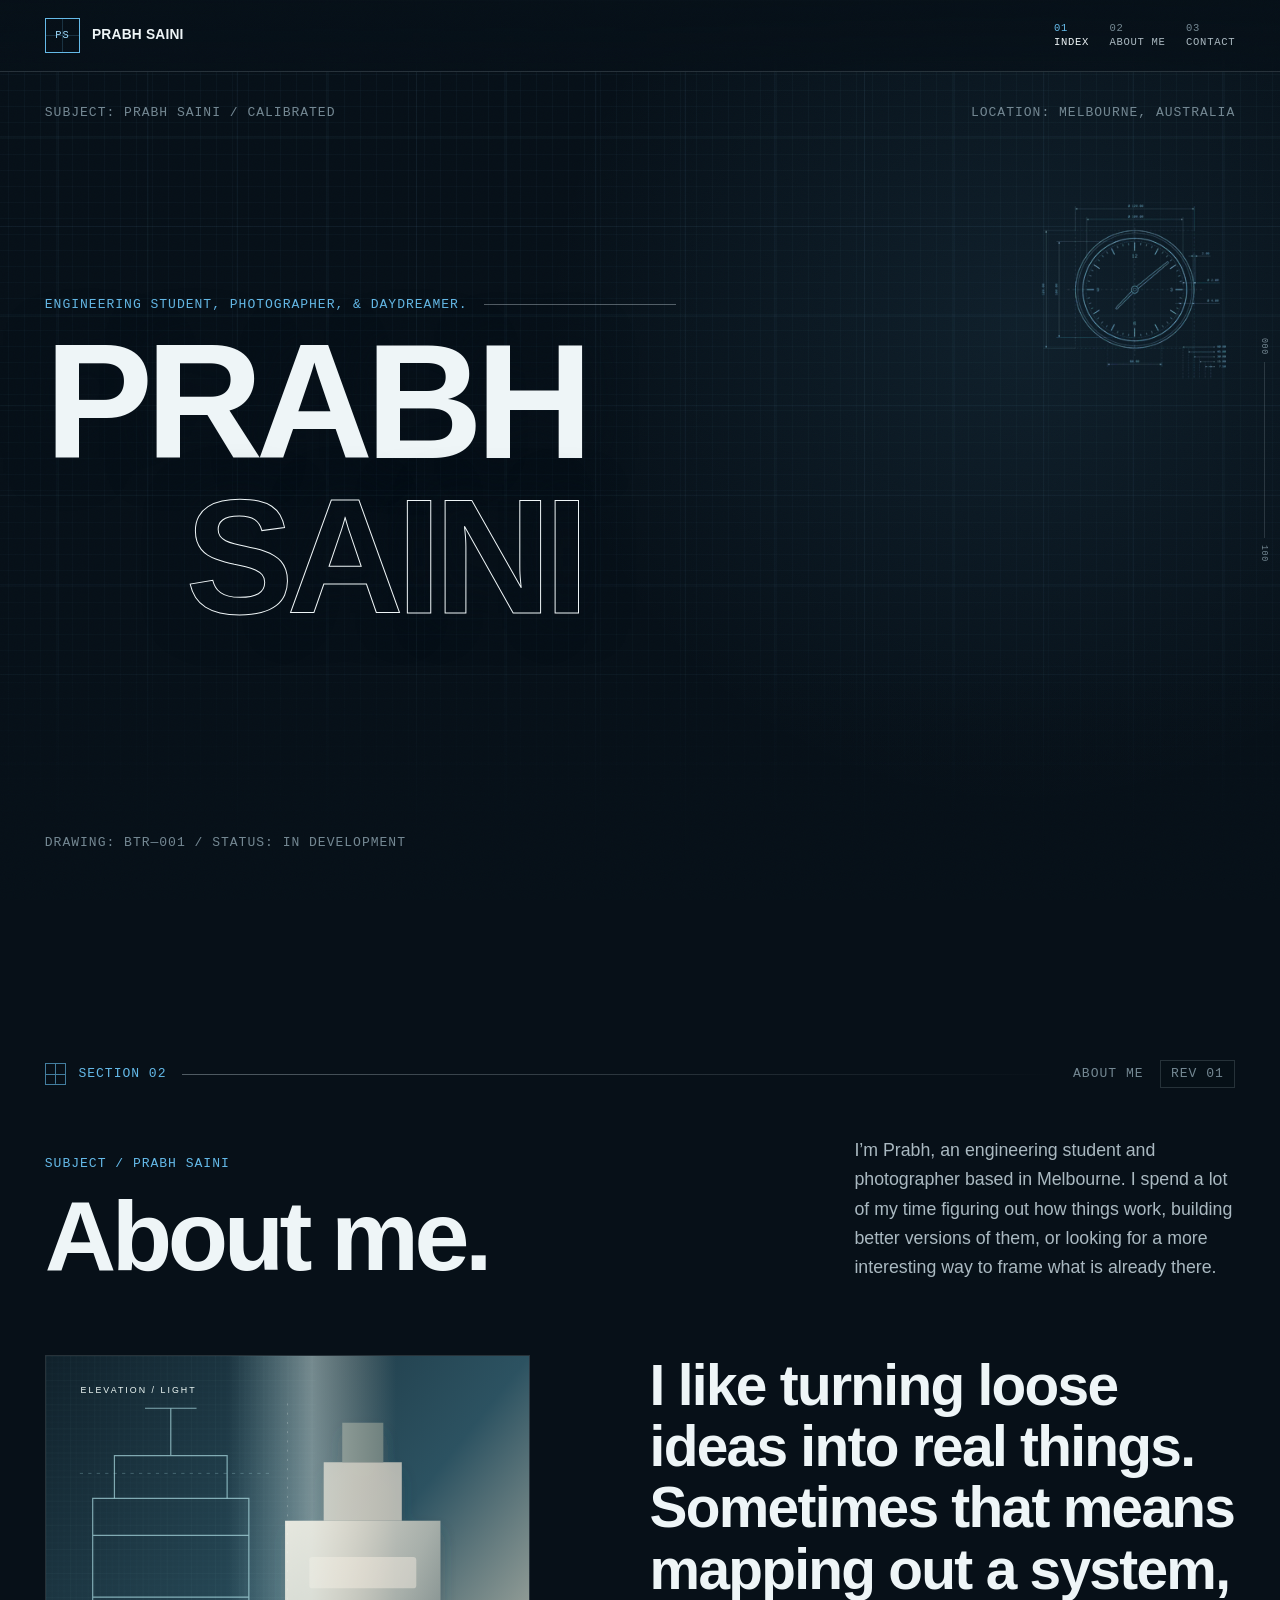
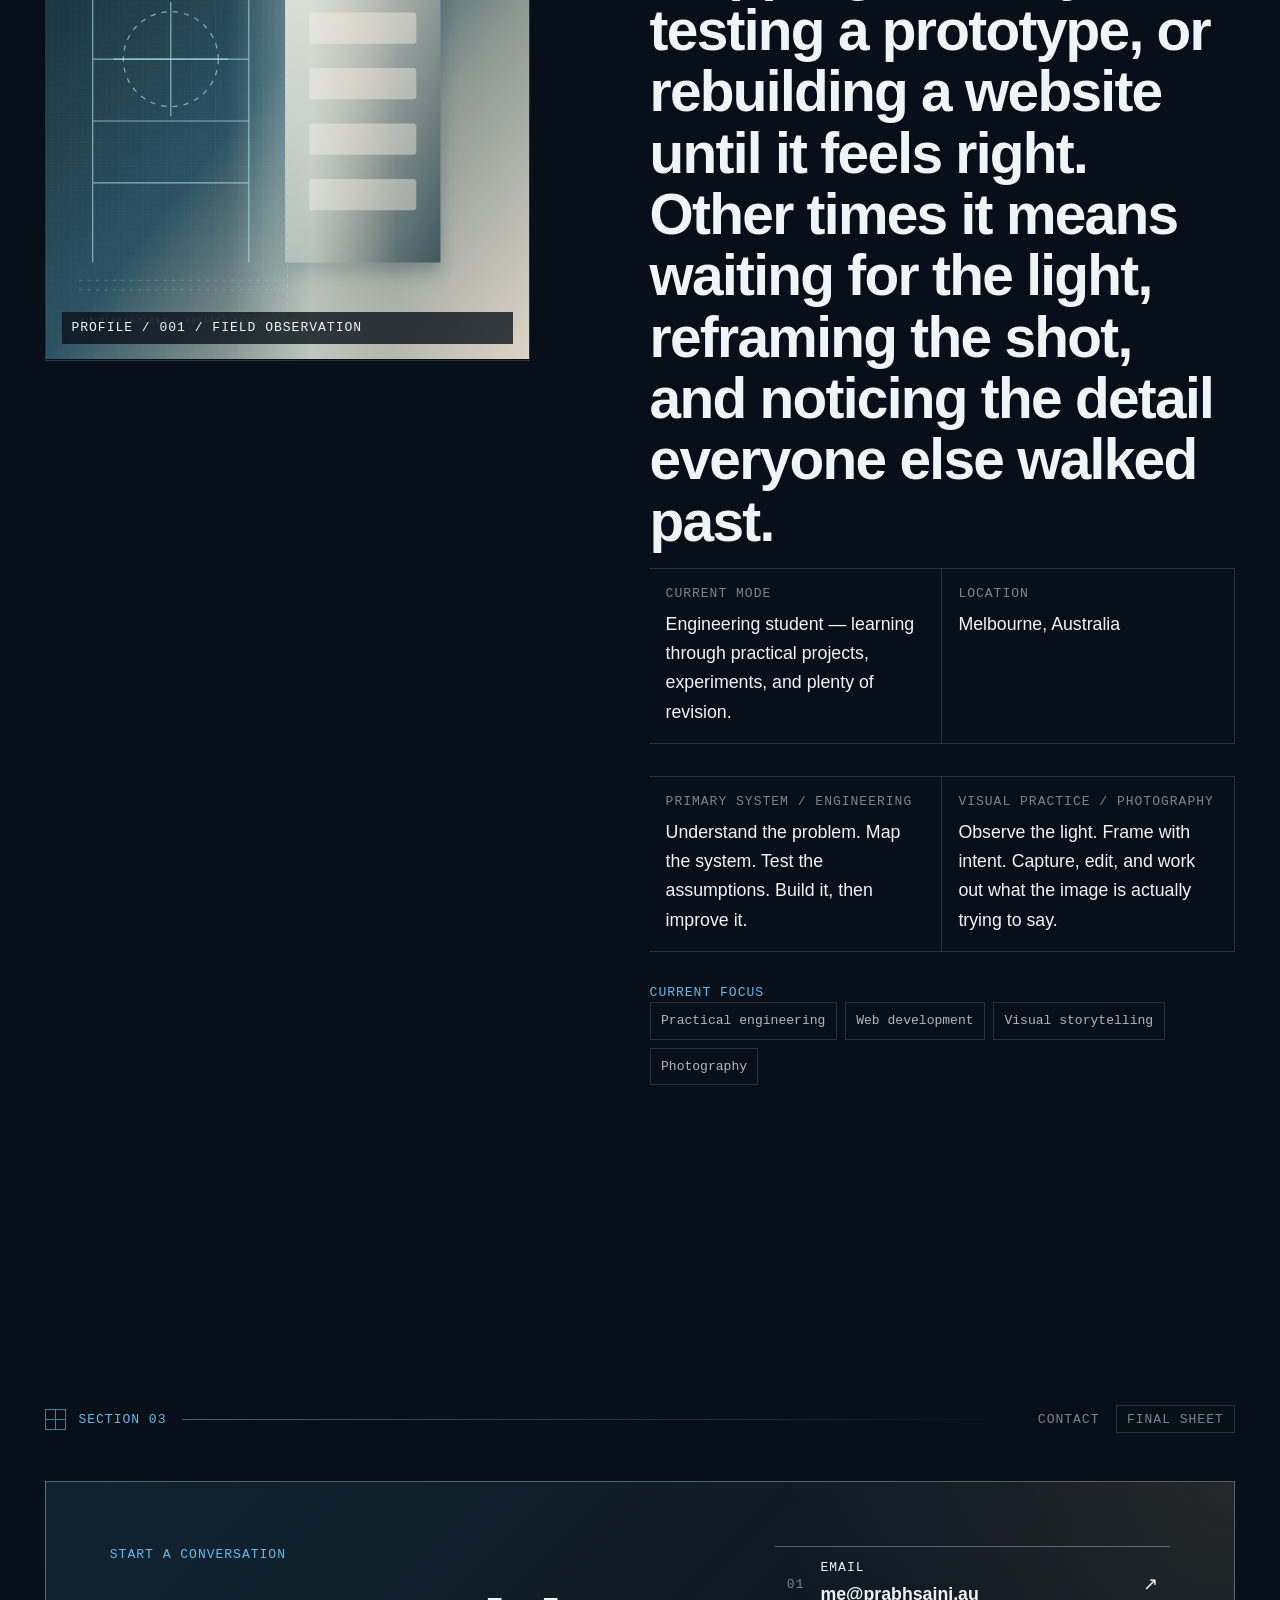
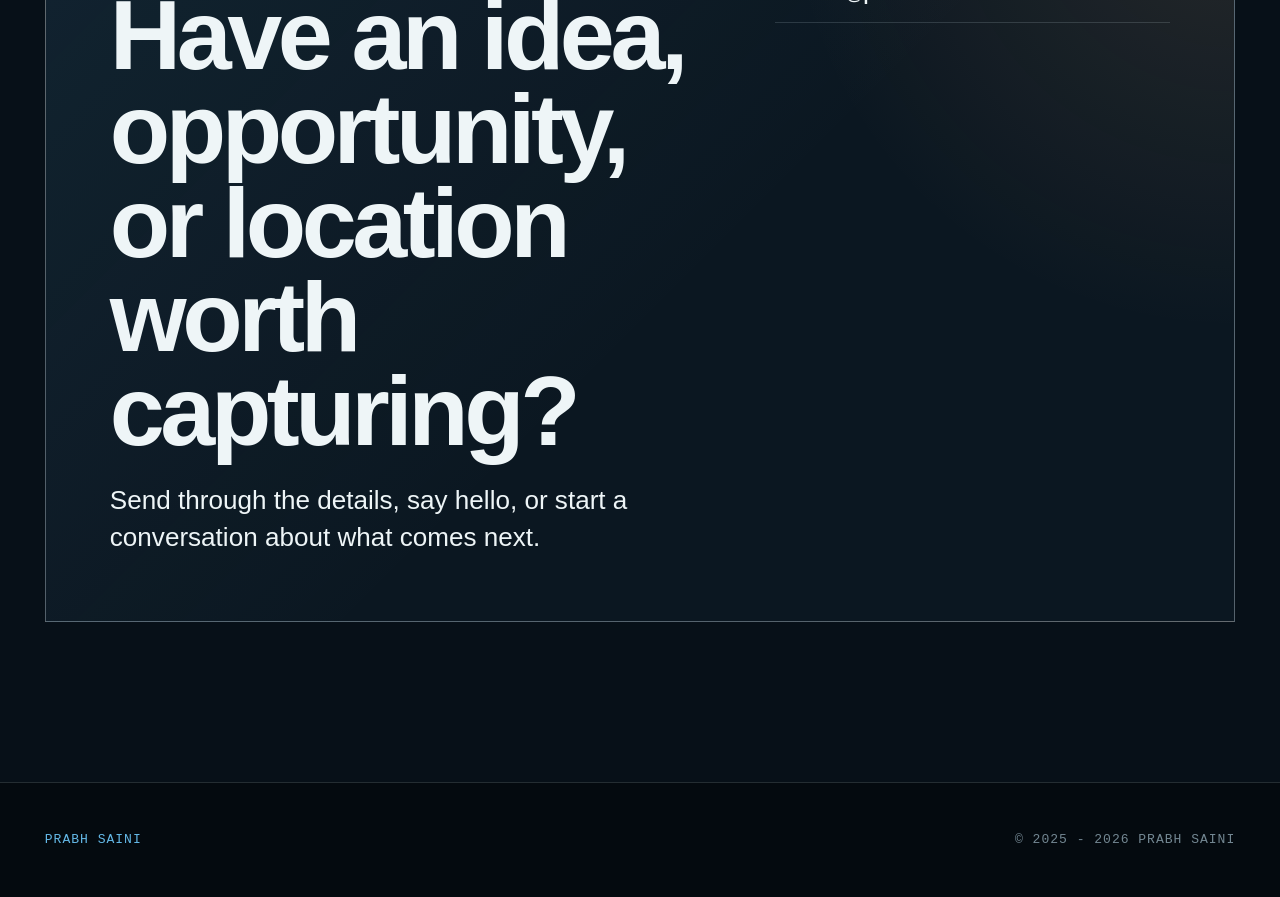
<file: index.html>
<!DOCTYPE html><html lang="en-AU"> <head><meta charset="UTF-8"><meta name="viewport" content="width=device-width, initial-scale=1"><meta name="theme-color" content="#071018"><meta name="color-scheme" content="dark"><meta name="generator" content="Astro v7.1.1"><link rel="icon" type="image/svg+xml" href="/favicon.svg"><link rel="sitemap" href="/sitemap-index.xml"><title>Prabh Saini — Personal Portfolio</title> <meta name="description" content="The personal website of Prabh Saini, an engineering student and photographer based in Melbourne."> <link rel="canonical" href="https://prabhsaini.au/">  <meta property="og:type" content="website"> <meta property="og:title" content="Prabh Saini — Personal Portfolio"> <meta property="og:description" content="The personal website of Prabh Saini, an engineering student and photographer based in Melbourne."> <meta property="og:url" content="https://prabhsaini.au/"> <meta property="og:image" content="https://prabhsaini.au/social-preview-placeholder.svg"> <meta property="og:site_name" content="Prabh Saini"> <meta property="og:locale" content="en_AU"> <meta name="twitter:card" content="summary_large_image"> <meta name="twitter:title" content="Prabh Saini — Personal Portfolio"> <meta name="twitter:description" content="The personal website of Prabh Saini, an engineering student and photographer based in Melbourne."> <meta name="twitter:image" content="https://prabhsaini.au/social-preview-placeholder.svg"> <script type="application/ld+json">{"@context":"https://schema.org","@type":"Person","name":"Prabh Saini","url":"https://prabhsaini.au/","homeLocation":{"@type":"Place","name":"Melbourne, Australia"},"knowsAbout":["Engineering","Photography"],"sameAs":[]}</script><style>.contact-link[data-astro-cid-pkpwdmk6]>span[data-astro-cid-pkpwdmk6]:nth-child(2){gap:.2rem;min-width:0;display:grid}.contact-link[data-astro-cid-pkpwdmk6] strong[data-astro-cid-pkpwdmk6]{overflow-wrap:anywhere;font-weight:550}
</style><link rel="stylesheet" href="/assets/BaseLayout.CWZB0xAN.css"></head> <body class> <a class="skip-link" href="#main-content">Skip to main content</a> <header class="site-header" data-site-header> <a class="site-identity" href="/" aria-label="Prabh Saini — home"> <span class="site-identity__mark" aria-hidden="true">PS</span> <span class="site-identity__text"> <strong>Prabh Saini</strong> </span> </a> <nav class="desktop-navigation" aria-label="Primary navigation"> <ol role="list"> <li> <a href="/" data-section-link="hero"> <span aria-hidden="true">01</span> Index </a> </li><li> <a href="/#about" data-section-link="about"> <span aria-hidden="true">02</span> About me </a> </li><li> <a href="/#contact" data-section-link="contact"> <span aria-hidden="true">03</span> Contact </a> </li> </ol> </nav> <details class="mobile-navigation" data-mobile-nav> <summary> <span class="visually-hidden">Primary menu</span> <span class="mobile-navigation__label technical">Index</span> <span class="mobile-navigation__icon" aria-hidden="true"><i></i><i></i></span> </summary> <div class="mobile-navigation__sheet"> <p class="eyebrow">Drawing index / Navigate</p> <nav aria-label="Mobile navigation"> <ol role="list"> <li> <a href="/"> <span class="technical">01</span> Index </a> </li><li> <a href="/#about"> <span class="technical">02</span> About me </a> </li><li> <a href="/#contact"> <span class="technical">03</span> Contact </a> </li> </ol> </nav> <p class="mobile-navigation__status technical">Static build / Revision 01</p> </div> </details> </header> <div class="scroll-progress" aria-hidden="true"> <span class="scroll-progress__label technical">000</span> <span class="scroll-progress__track"><i data-scroll-progress></i></span> <span class="scroll-progress__label technical">100</span> </div> <main id="main-content" tabindex="-1">  <section class="hero" id="hero" aria-labelledby="hero-title" data-hero> <div class="blueprint-grid" aria-hidden="true"></div> <div class="hero__calibration technical" data-hero-step aria-hidden="true"> <span>SUBJECT: PRABH SAINI / CALIBRATED</span> <span>LOCATION: Melbourne, Australia</span> </div> <div class="hero__scan" aria-hidden="true"></div> <div class="hero__layout"> <div class="hero__identity" data-hero-step> <p class="hero__discipline technical">ENGINEERING STUDENT, PHOTOGRAPHER, &amp; DAYDREAMER.</p> <h1 class="hero__name" id="hero-title"> <span>Prabh</span> <span>Saini</span> </h1> </div> <figure class="hero__photograph" aria-hidden="true">  <img src="/assets/hero-clock-blueprint.DCpzKUHd_Z131i0F.webp" srcset="/assets/hero-clock-blueprint.DCpzKUHd_1ALMyQ.webp 240w, /assets/hero-clock-blueprint.DCpzKUHd_Z107wRT.webp 360w, /assets/hero-clock-blueprint.DCpzKUHd_1tagth.webp 480w" alt sizes="220px" loading="eager" fetchpriority="high" decoding="async" width="1024" height="1024"> </figure> <div class="hero__support" data-hero-step> <div class="actions" data-hero-step> <a class="button" href="#contact">Contact Me <span aria-hidden="true">↓</span></a> </div> <span class="coordinate-label technical">DRAWING: BTR—001 / STATUS: IN DEVELOPMENT</span> </div> <figure class="hero__quote" data-hero-step> <figcaption class="eyebrow">Working principle / 001</figcaption> <blockquote>“A writer who waits for the perfect words, will never finish the story.”</blockquote> </figure> </div> <button class="hero__skip technical" type="button" data-skip-intro hidden>Skip intro</button> </section> <section class="section-shell page-shell" id="about" aria-labelledby="about-title"> <div class="section-indicator"> <span class="section-marker technical">Section 02</span> <span class="section-indicator__line" aria-hidden="true"></span> <span class="technical">About me</span> <span class="revision-tag technical">REV 01</span> </div> <div class="section-heading" data-reveal> <div> <p class="eyebrow">Subject / Prabh Saini</p> <h2 id="about-title">About me.</h2> </div> <p>I’m Prabh, an engineering student and photographer based in Melbourne. I spend a lot of my time figuring out how things work, building better versions of them, or looking for a more interesting way to frame what is already there.</p> </div> <div class="profile-specification"> <figure data-reveal="true" class="technical-frame profile-specification__image"> <div class="crop-marks" aria-hidden="true"></div>  <div data-image-frame>  <img src="/assets/blueprint-portrait-4x5.Lexrg_JC_ZaCKYN.svg" srcset="/assets/blueprint-portrait-4x5.Lexrg_JC_Z2chwe2.svg 400w, /assets/blueprint-portrait-4x5.Lexrg_JC_Tl4GO.svg 640w, /assets/blueprint-portrait-4x5.Lexrg_JC_ZwLCl6.svg 960w, /assets/blueprint-portrait-4x5.Lexrg_JC_ZaCKYN.svg 1200w" alt="Portrait-format blueprint-to-reality placeholder awaiting Prabh’s profile photograph." sizes="(max-width: 48rem) 88vw, 42vw" loading="lazy" decoding="async" width="1200" height="1500"> </div> <figcaption class="technical">Profile / 001 / Field observation</figcaption>  </figure> <div class="profile-specification__content" data-reveal> <div class="profile-specification__biography"> <p class="statement">I like turning loose ideas into real things. Sometimes that means mapping out a system, testing a prototype, or rebuilding a website until it feels right. Other times it means waiting for the light, reframing the shot, and noticing the detail everyone else walked past.</p> <dl class="specification-list"> <div> <dt class="technical">Current mode</dt> <dd>Engineering student — learning through practical projects, experiments, and plenty of revision.</dd> </div> <div> <dt class="technical">Location</dt> <dd>Melbourne, Australia</dd> </div> </dl> </div> <dl class="specification-list"> <div> <dt class="technical">Primary system / Engineering</dt> <dd>Understand the problem. Map the system. Test the assumptions. Build it, then improve it.</dd> </div> <div> <dt class="technical">Visual practice / Photography</dt> <dd>Observe the light. Frame with intent. Capture, edit, and work out what the image is actually trying to say.</dd> </div> </dl> <div> <p class="eyebrow">Current focus</p> <ul class="principles-list" role="list"> <li>Practical engineering</li><li>Web development</li><li>Visual storytelling</li><li>Photography</li> </ul> </div>  </div> </div> </section> <section class="section-shell page-shell" id="contact" aria-labelledby="contact-title"> <div class="section-indicator"> <span class="section-marker technical">Section 03</span> <span class="section-indicator__line" aria-hidden="true"></span> <span class="technical">Contact</span> <span class="revision-tag technical">FINAL SHEET</span> </div> <div class="contact-brief" data-reveal> <div class="contact-brief__copy"> <p class="eyebrow">Start a conversation</p> <h2 id="contact-title">Have an idea, opportunity, or location worth capturing?</h2> <p class="lede">
Send through the details, say hello, or start a conversation about what comes next.
</p>  </div> <div class="contact-brief__links"> <a class="contact-link" href="mailto:me@prabhsaini.au" data-astro-cid-pkpwdmk6="true"> <span class="contact-link__number technical" data-astro-cid-pkpwdmk6>01</span> <span data-astro-cid-pkpwdmk6> <span class="technical" data-astro-cid-pkpwdmk6>Email</span> <strong data-astro-cid-pkpwdmk6>me@prabhsaini.au</strong> </span> <span aria-hidden="true" data-astro-cid-pkpwdmk6>↗</span> </a>   </div> </div> </section>  </main> <footer class="site-footer"> <div class="site-footer__identity"> <p class="eyebrow">Prabh Saini</p> </div> <div class="site-footer__meta technical"> <span>© 2025 - 2026 Prabh Saini</span> </div> </footer> <script type="module" src="/assets/BaseLayout.astro_astro_type_script_index_0_lang.DcIBcHrT.js"></script></body> </html>
</file>
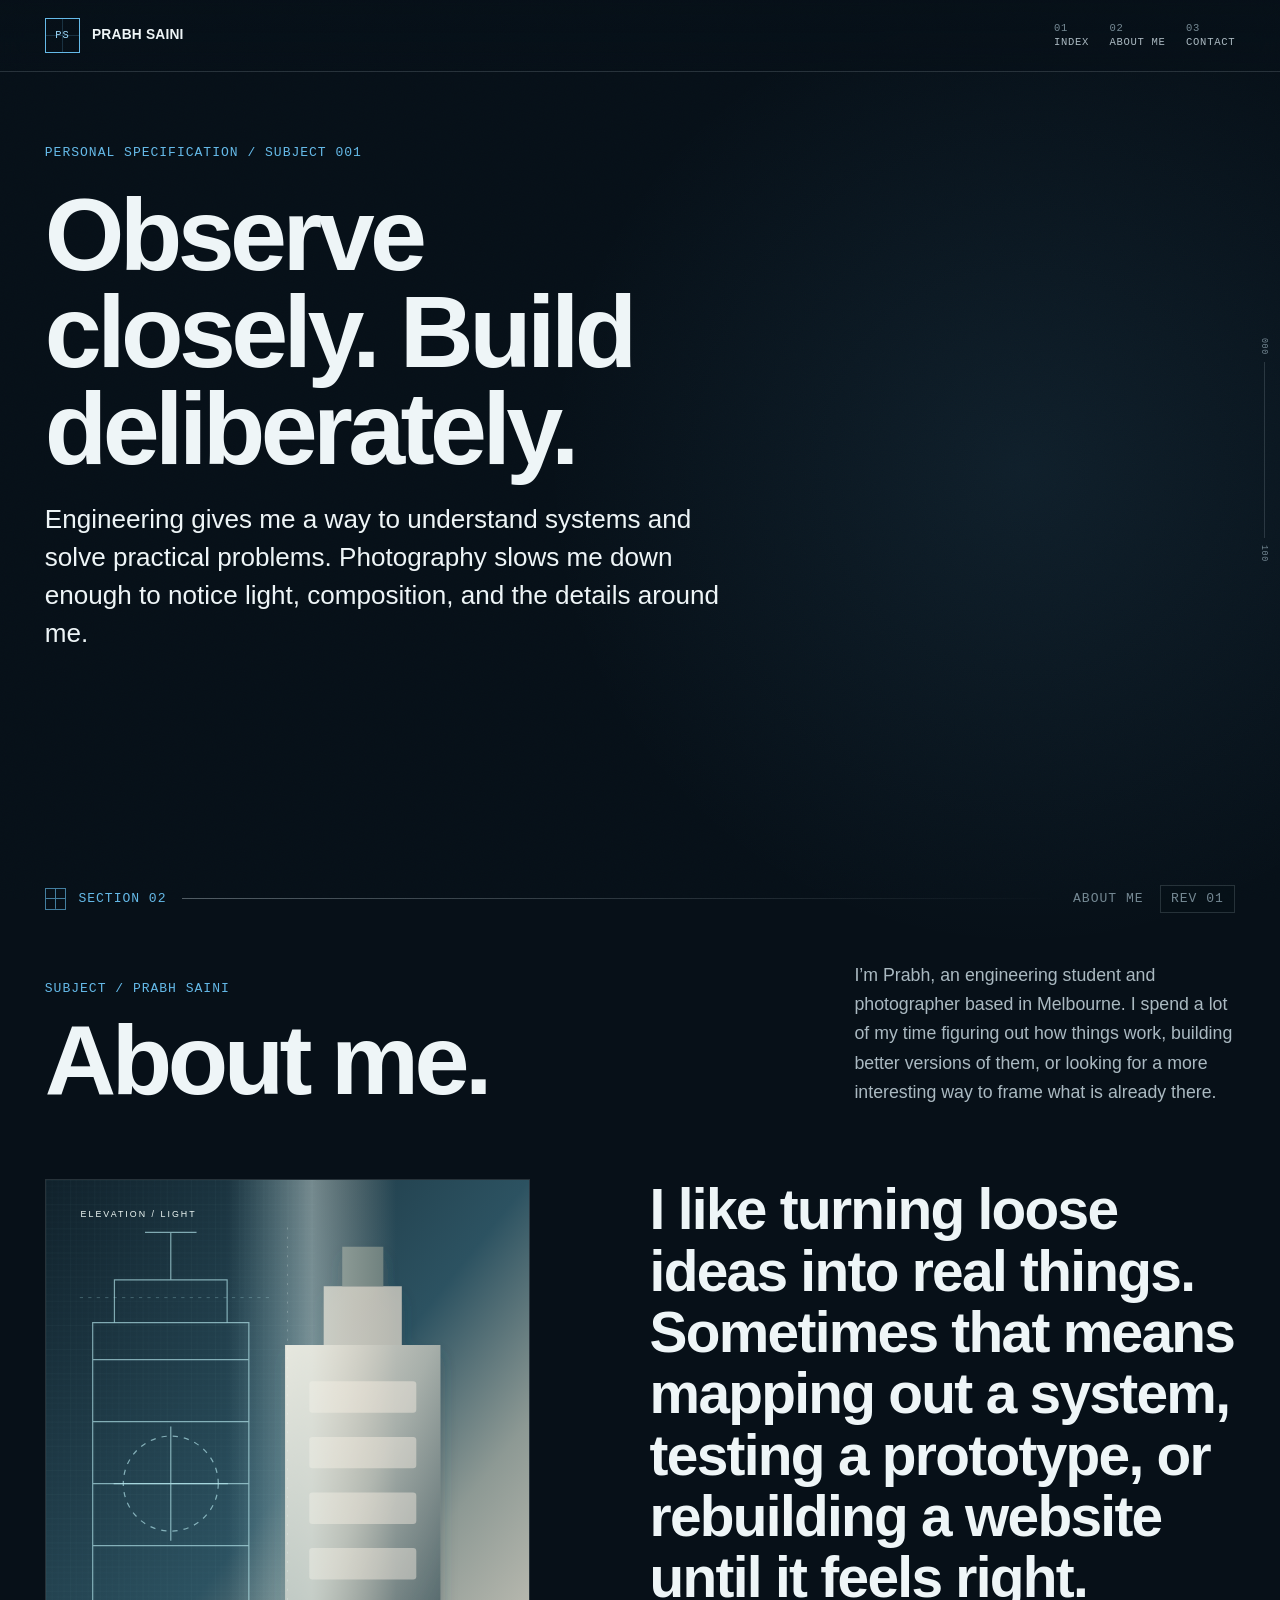
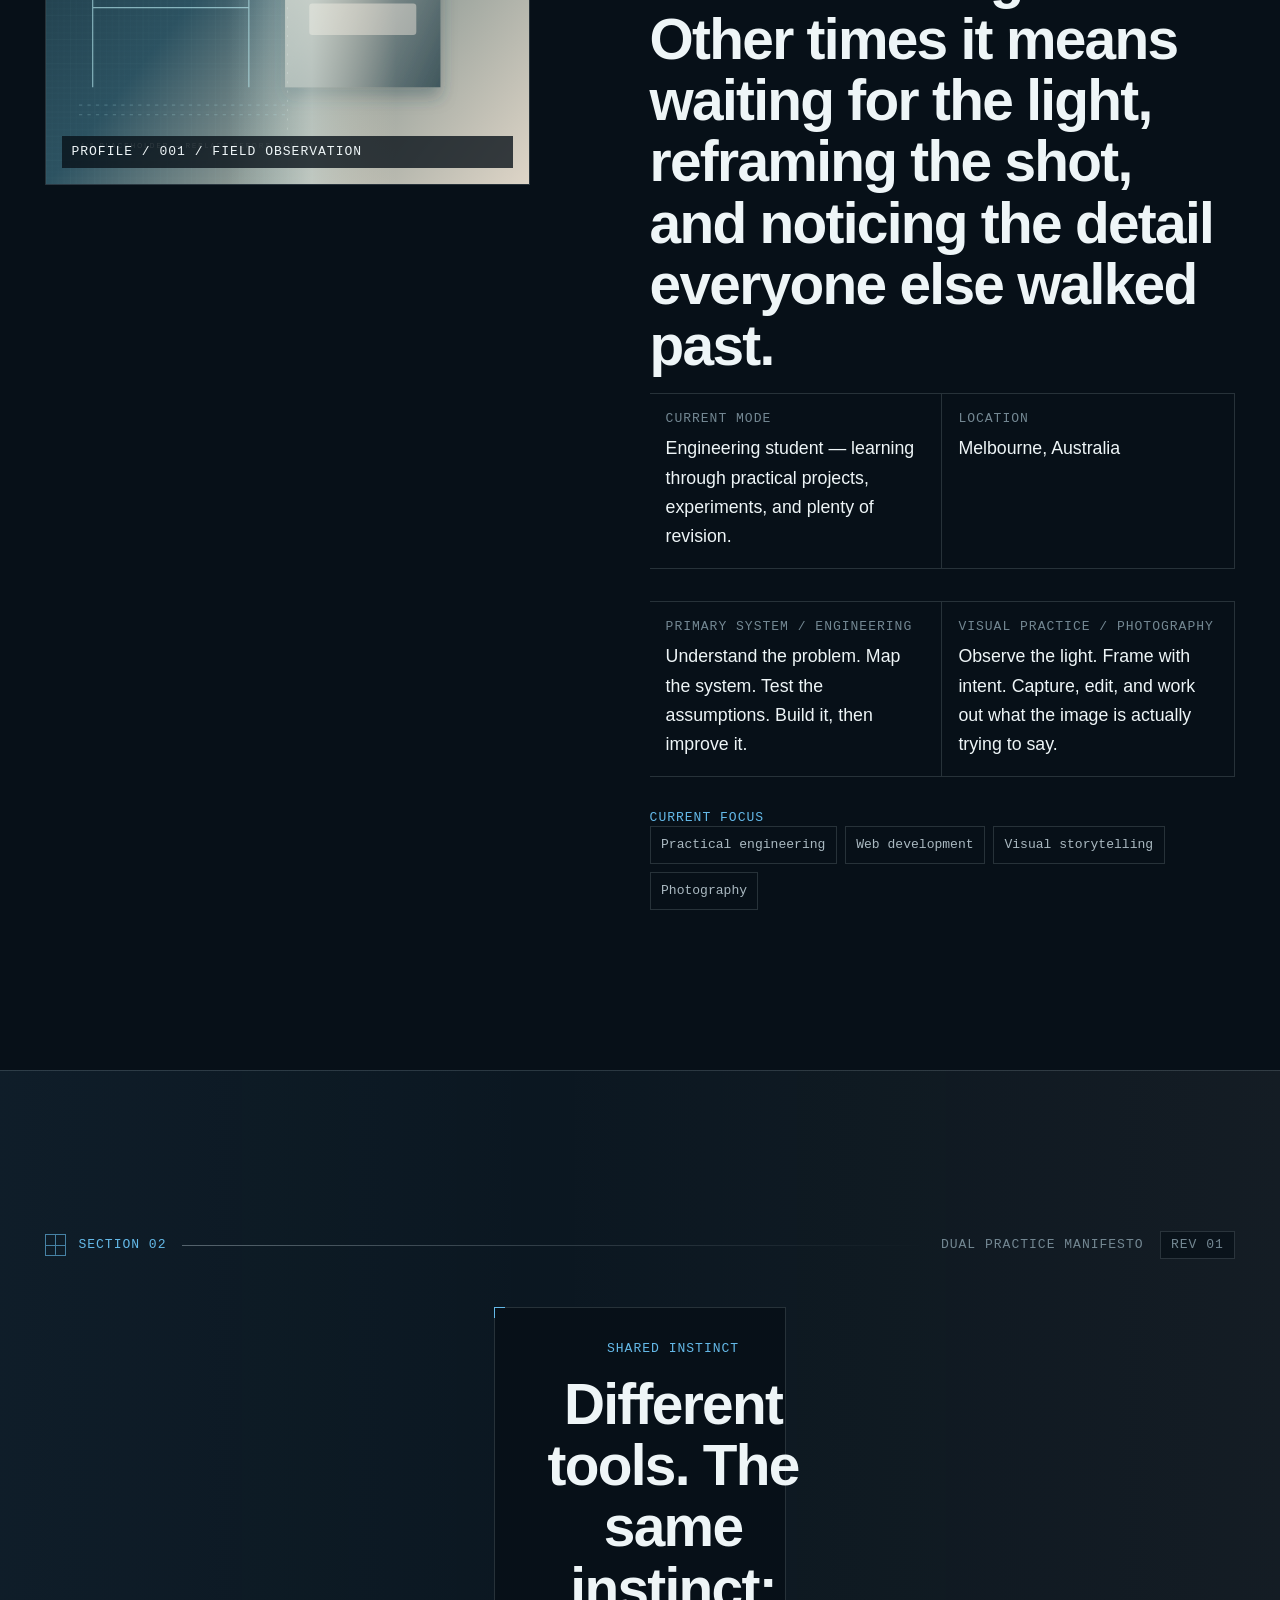
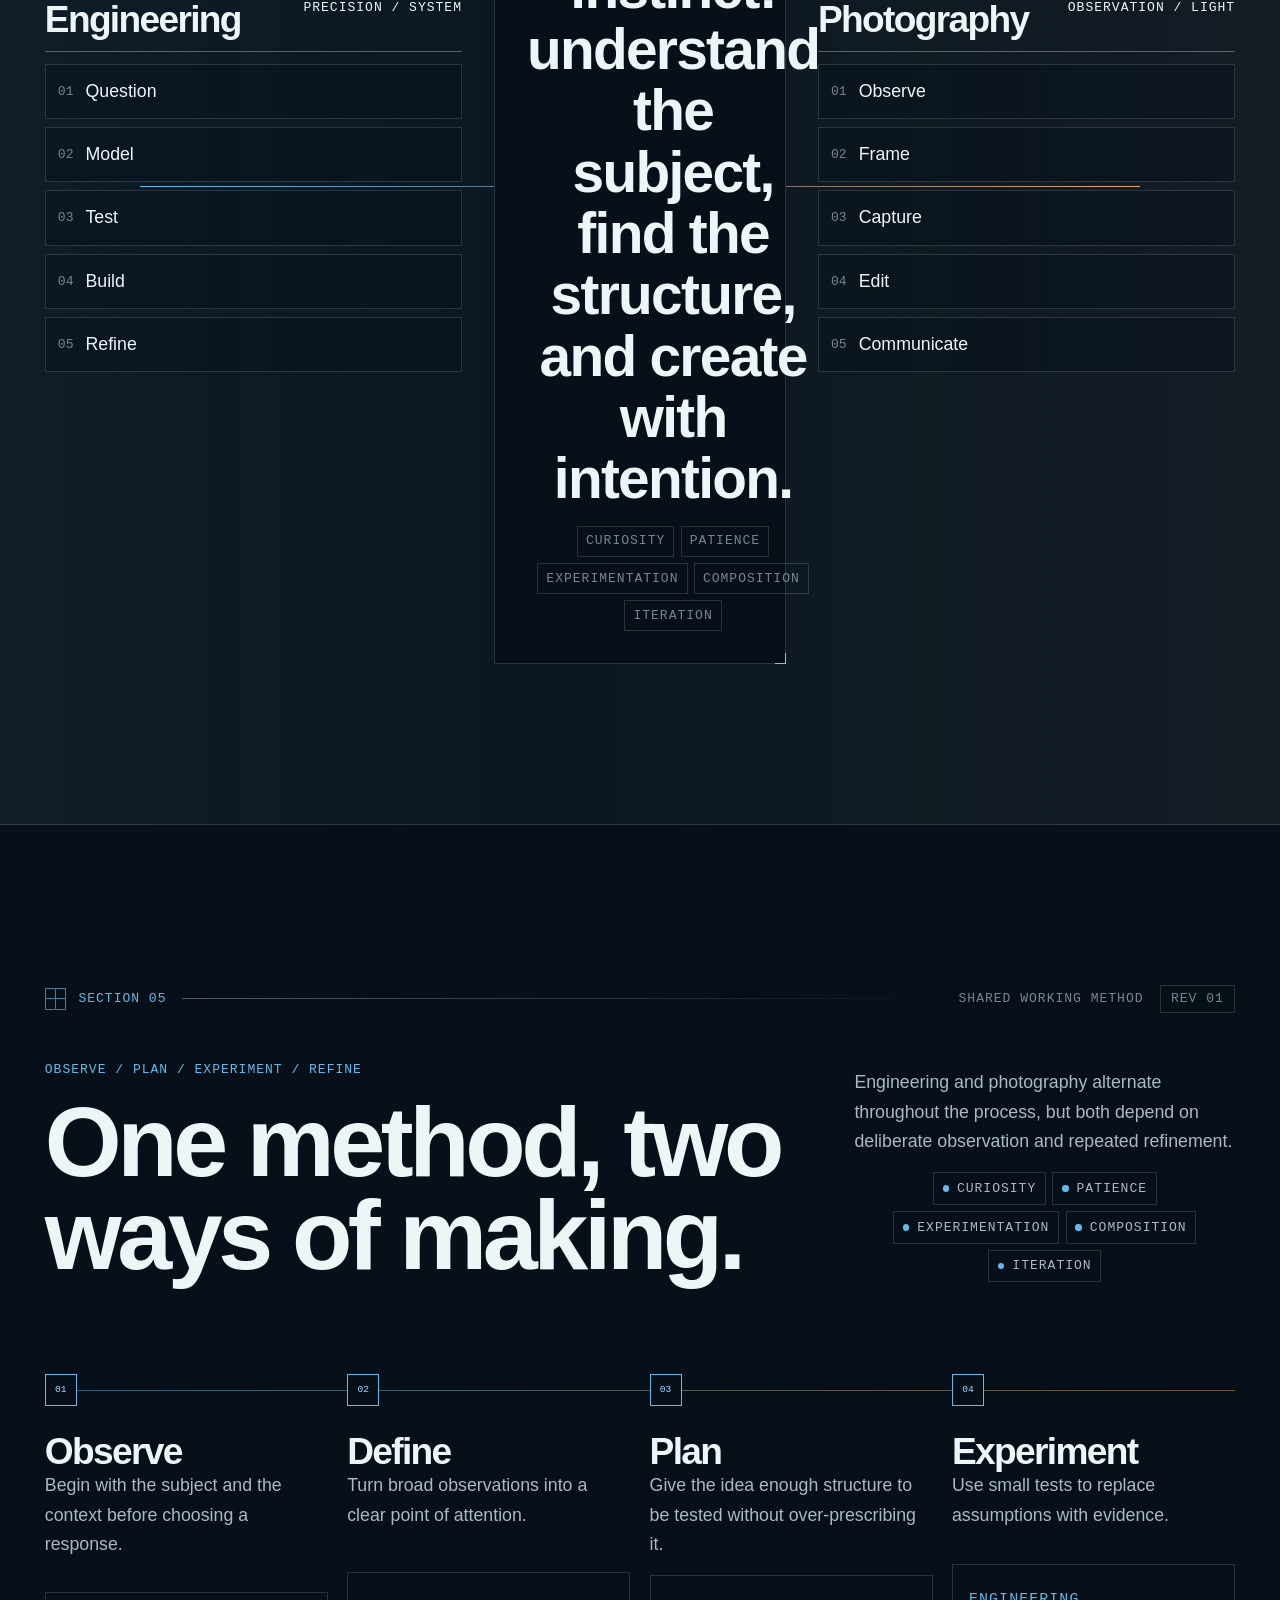
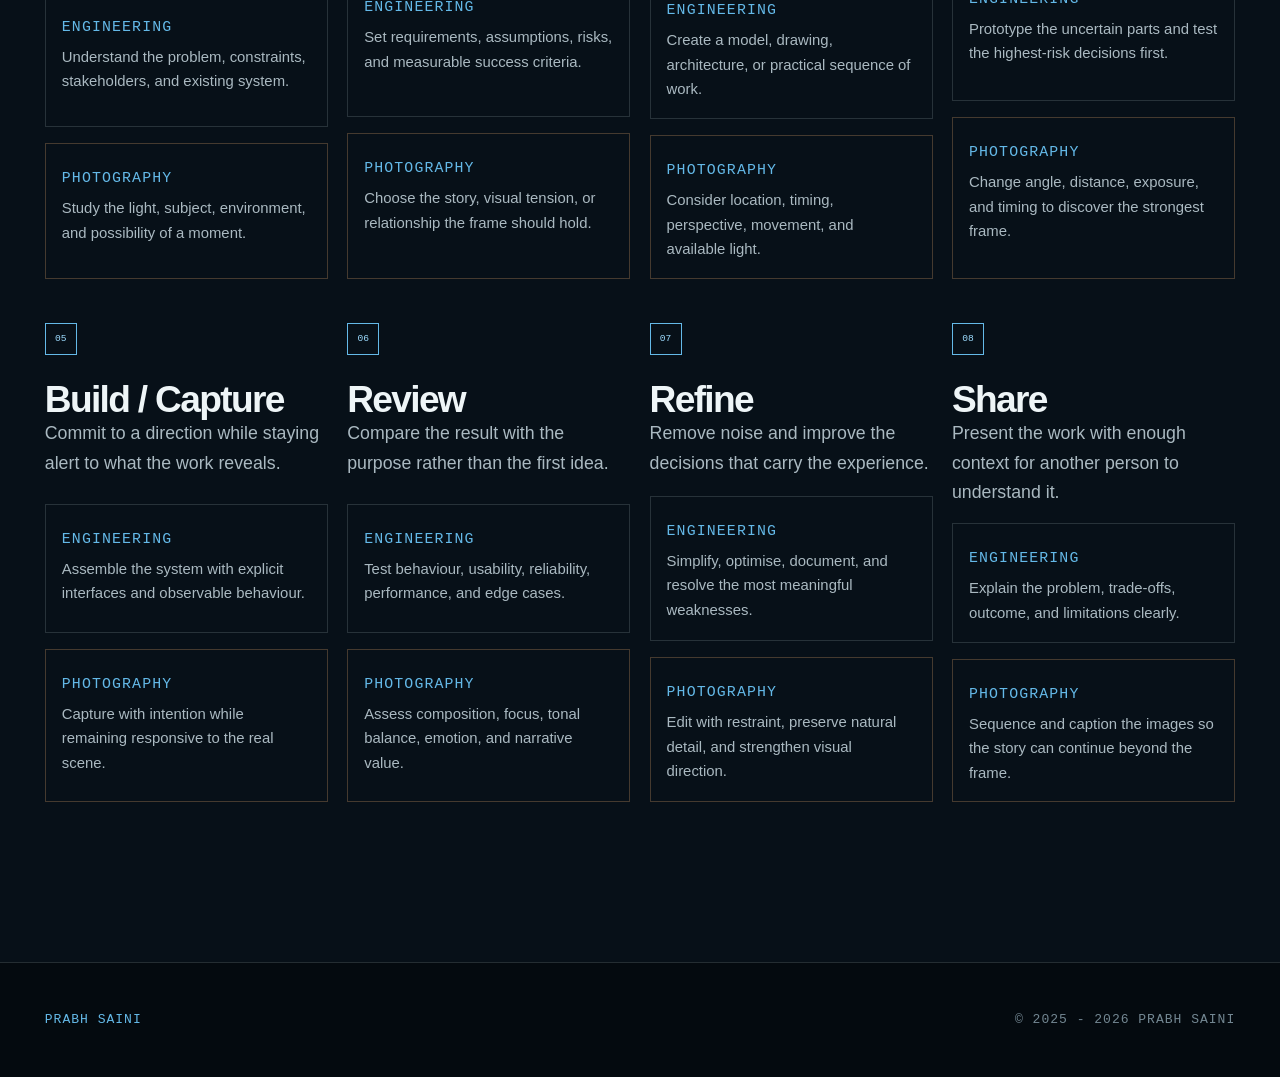
<file: about/index.html>
<!DOCTYPE html><html lang="en-AU"> <head><meta charset="UTF-8"><meta name="viewport" content="width=device-width, initial-scale=1"><meta name="theme-color" content="#071018"><meta name="color-scheme" content="dark"><meta name="generator" content="Astro v7.1.1"><link rel="icon" type="image/svg+xml" href="/favicon.svg"><link rel="sitemap" href="/sitemap-index.xml"><title>About — Prabh Saini</title> <meta name="description" content="About Prabh Saini’s engineering studies, practical projects, and photography."> <link rel="canonical" href="https://prabhsaini.au/about/"> <meta name="robots" content="noindex, follow"> <meta property="og:type" content="website"> <meta property="og:title" content="About — Prabh Saini"> <meta property="og:description" content="About Prabh Saini’s engineering studies, practical projects, and photography."> <meta property="og:url" content="https://prabhsaini.au/about/"> <meta property="og:image" content="https://prabhsaini.au/social-preview-placeholder.svg"> <meta property="og:site_name" content="Prabh Saini"> <meta property="og:locale" content="en_AU"> <meta name="twitter:card" content="summary_large_image"> <meta name="twitter:title" content="About — Prabh Saini"> <meta name="twitter:description" content="About Prabh Saini’s engineering studies, practical projects, and photography."> <meta name="twitter:image" content="https://prabhsaini.au/social-preview-placeholder.svg"> <style>.shared-principle-node[data-astro-cid-hd32jpot]{align-items:center;gap:var(--space-2);border:1px solid var(--colour-line-secondary);color:var(--colour-text-secondary);padding:.4rem .55rem;display:inline-flex}.shared-principle-node[data-astro-cid-hd32jpot]:before{aspect-ratio:1;content:"";background:var(--colour-accent-blue);border-radius:50%;width:.4rem}
</style><link rel="stylesheet" href="/assets/BaseLayout.CWZB0xAN.css"></head> <body class> <a class="skip-link" href="#main-content">Skip to main content</a> <header class="site-header" data-site-header> <a class="site-identity" href="/" aria-label="Prabh Saini — home"> <span class="site-identity__mark" aria-hidden="true">PS</span> <span class="site-identity__text"> <strong>Prabh Saini</strong> </span> </a> <nav class="desktop-navigation" aria-label="Primary navigation"> <ol role="list"> <li> <a href="/" data-section-link="hero"> <span aria-hidden="true">01</span> Index </a> </li><li> <a href="/#about" data-section-link="about"> <span aria-hidden="true">02</span> About me </a> </li><li> <a href="/#contact" data-section-link="contact"> <span aria-hidden="true">03</span> Contact </a> </li> </ol> </nav> <details class="mobile-navigation" data-mobile-nav> <summary> <span class="visually-hidden">Primary menu</span> <span class="mobile-navigation__label technical">Index</span> <span class="mobile-navigation__icon" aria-hidden="true"><i></i><i></i></span> </summary> <div class="mobile-navigation__sheet"> <p class="eyebrow">Drawing index / Navigate</p> <nav aria-label="Mobile navigation"> <ol role="list"> <li> <a href="/"> <span class="technical">01</span> Index </a> </li><li> <a href="/#about"> <span class="technical">02</span> About me </a> </li><li> <a href="/#contact"> <span class="technical">03</span> Contact </a> </li> </ol> </nav> <p class="mobile-navigation__status technical">Static build / Revision 01</p> </div> </details> </header> <div class="scroll-progress" aria-hidden="true"> <span class="scroll-progress__label technical">000</span> <span class="scroll-progress__track"><i data-scroll-progress></i></span> <span class="scroll-progress__label technical">100</span> </div> <main id="main-content" tabindex="-1">  <header class="page-hero"> <div class="blueprint-grid" aria-hidden="true"></div> <div class="page-shell page-hero__layout"> <div class="page-hero__copy"> <p class="eyebrow">Personal specification / Subject 001</p> <h1>Observe closely. Build deliberately.</h1> <p class="lede">
Engineering gives me a way to understand systems and solve practical problems. Photography
					slows me down enough to notice light, composition, and the details around me.
</p> </div> </div> </header> <section class="section-shell page-shell" id="about" aria-labelledby="about-title"> <div class="section-indicator"> <span class="section-marker technical">Section 02</span> <span class="section-indicator__line" aria-hidden="true"></span> <span class="technical">About me</span> <span class="revision-tag technical">REV 01</span> </div> <div class="section-heading" data-reveal> <div> <p class="eyebrow">Subject / Prabh Saini</p> <h2 id="about-title">About me.</h2> </div> <p>I’m Prabh, an engineering student and photographer based in Melbourne. I spend a lot of my time figuring out how things work, building better versions of them, or looking for a more interesting way to frame what is already there.</p> </div> <div class="profile-specification"> <figure data-reveal="true" class="technical-frame profile-specification__image"> <div class="crop-marks" aria-hidden="true"></div>  <div data-image-frame>  <img src="/assets/blueprint-portrait-4x5.Lexrg_JC_ZaCKYN.svg" srcset="/assets/blueprint-portrait-4x5.Lexrg_JC_Z2chwe2.svg 400w, /assets/blueprint-portrait-4x5.Lexrg_JC_Tl4GO.svg 640w, /assets/blueprint-portrait-4x5.Lexrg_JC_ZwLCl6.svg 960w, /assets/blueprint-portrait-4x5.Lexrg_JC_ZaCKYN.svg 1200w" alt="Portrait-format blueprint-to-reality placeholder awaiting Prabh’s profile photograph." sizes="(max-width: 48rem) 88vw, 42vw" loading="lazy" decoding="async" width="1200" height="1500"> </div> <figcaption class="technical">Profile / 001 / Field observation</figcaption>  </figure> <div class="profile-specification__content" data-reveal> <div class="profile-specification__biography"> <p class="statement">I like turning loose ideas into real things. Sometimes that means mapping out a system, testing a prototype, or rebuilding a website until it feels right. Other times it means waiting for the light, reframing the shot, and noticing the detail everyone else walked past.</p> <dl class="specification-list"> <div> <dt class="technical">Current mode</dt> <dd>Engineering student — learning through practical projects, experiments, and plenty of revision.</dd> </div> <div> <dt class="technical">Location</dt> <dd>Melbourne, Australia</dd> </div> </dl> </div> <dl class="specification-list"> <div> <dt class="technical">Primary system / Engineering</dt> <dd>Understand the problem. Map the system. Test the assumptions. Build it, then improve it.</dd> </div> <div> <dt class="technical">Visual practice / Photography</dt> <dd>Observe the light. Frame with intent. Capture, edit, and work out what the image is actually trying to say.</dd> </div> </dl> <div> <p class="eyebrow">Current focus</p> <ul class="principles-list" role="list"> <li>Practical engineering</li><li>Web development</li><li>Visual storytelling</li><li>Photography</li> </ul> </div>  </div> </div> </section> <section class="manifesto section-shell" aria-labelledby="manifesto-title"> <div class="page-shell"> <div class="section-indicator"> <span class="section-marker technical">Section 02</span> <span class="section-indicator__line" aria-hidden="true"></span> <span class="technical">Dual practice manifesto</span> <span class="revision-tag technical">REV 01</span> </div> <h2 class="visually-hidden" id="manifesto-title">How engineering and photography connect</h2> <div class="manifesto__diagram"> <div class="practice-path" data-reveal> <div class="practice-path__heading"> <h3>Engineering</h3> <span class="technical">Precision / System</span> </div> <ol role="list"> <li>Question</li><li>Model</li><li>Test</li><li>Build</li><li>Refine</li> </ol> </div> <div class="manifesto__shared technical-frame" data-reveal> <p class="eyebrow">Shared instinct</p> <p class="statement">Different tools. The same instinct: understand the subject, find the structure, and create with intention.</p> <div class="shared-nodes technical"> <span>Curiosity</span><span>Patience</span><span>Experimentation</span><span>Composition</span><span>Iteration</span> </div> </div> <div class="practice-path" data-reveal> <div class="practice-path__heading"> <h3>Photography</h3> <span class="technical">Observation / Light</span> </div> <ol role="list"> <li>Observe</li><li>Frame</li><li>Capture</li><li>Edit</li><li>Communicate</li> </ol> </div> <div class="manifesto__connection" aria-hidden="true"> <span class="construction-line" data-draw aria-hidden="true"></span> </div> </div> </div> </section> <section class="section-shell page-shell" id="process" aria-labelledby="process-title"> <div class="section-indicator"> <span class="section-marker technical">Section 05</span> <span class="section-indicator__line" aria-hidden="true"></span> <span class="technical">Shared working method</span> <span class="revision-tag technical">REV 01</span> </div> <div class="section-heading" data-reveal> <div> <p class="eyebrow">Observe / Plan / Experiment / Refine</p> <h2 id="process-title">One method, two ways of making.</h2> </div> <div> <p>
Engineering and photography alternate throughout the process, but both depend on deliberate
				observation and repeated refinement.
</p> <div class="shared-nodes"> <span class="shared-principle-node technical" data-astro-cid-hd32jpot>Curiosity</span><span class="shared-principle-node technical" data-astro-cid-hd32jpot>Patience</span><span class="shared-principle-node technical" data-astro-cid-hd32jpot>Experimentation</span><span class="shared-principle-node technical" data-astro-cid-hd32jpot>Composition</span><span class="shared-principle-node technical" data-astro-cid-hd32jpot>Iteration</span> </div> </div> </div> <div class="process-diagram"> <article class="process-step" data-reveal> <div> <h3>Observe</h3> <p>Begin with the subject and the context before choosing a response.</p> </div> <div class="process-step__practice"> <p class="eyebrow">Engineering</p> <p>Understand the problem, constraints, stakeholders, and existing system.</p> </div> <div class="process-step__practice process-step__practice--photo"> <p class="eyebrow">Photography</p> <p>Study the light, subject, environment, and possibility of a moment.</p> </div> </article><article class="process-step" data-reveal> <div> <h3>Define</h3> <p>Turn broad observations into a clear point of attention.</p> </div> <div class="process-step__practice"> <p class="eyebrow">Engineering</p> <p>Set requirements, assumptions, risks, and measurable success criteria.</p> </div> <div class="process-step__practice process-step__practice--photo"> <p class="eyebrow">Photography</p> <p>Choose the story, visual tension, or relationship the frame should hold.</p> </div> </article><article class="process-step" data-reveal> <div> <h3>Plan</h3> <p>Give the idea enough structure to be tested without over-prescribing it.</p> </div> <div class="process-step__practice"> <p class="eyebrow">Engineering</p> <p>Create a model, drawing, architecture, or practical sequence of work.</p> </div> <div class="process-step__practice process-step__practice--photo"> <p class="eyebrow">Photography</p> <p>Consider location, timing, perspective, movement, and available light.</p> </div> </article><article class="process-step" data-reveal> <div> <h3>Experiment</h3> <p>Use small tests to replace assumptions with evidence.</p> </div> <div class="process-step__practice"> <p class="eyebrow">Engineering</p> <p>Prototype the uncertain parts and test the highest-risk decisions first.</p> </div> <div class="process-step__practice process-step__practice--photo"> <p class="eyebrow">Photography</p> <p>Change angle, distance, exposure, and timing to discover the strongest frame.</p> </div> </article><article class="process-step" data-reveal> <div> <h3>Build / Capture</h3> <p>Commit to a direction while staying alert to what the work reveals.</p> </div> <div class="process-step__practice"> <p class="eyebrow">Engineering</p> <p>Assemble the system with explicit interfaces and observable behaviour.</p> </div> <div class="process-step__practice process-step__practice--photo"> <p class="eyebrow">Photography</p> <p>Capture with intention while remaining responsive to the real scene.</p> </div> </article><article class="process-step" data-reveal> <div> <h3>Review</h3> <p>Compare the result with the purpose rather than the first idea.</p> </div> <div class="process-step__practice"> <p class="eyebrow">Engineering</p> <p>Test behaviour, usability, reliability, performance, and edge cases.</p> </div> <div class="process-step__practice process-step__practice--photo"> <p class="eyebrow">Photography</p> <p>Assess composition, focus, tonal balance, emotion, and narrative value.</p> </div> </article><article class="process-step" data-reveal> <div> <h3>Refine</h3> <p>Remove noise and improve the decisions that carry the experience.</p> </div> <div class="process-step__practice"> <p class="eyebrow">Engineering</p> <p>Simplify, optimise, document, and resolve the most meaningful weaknesses.</p> </div> <div class="process-step__practice process-step__practice--photo"> <p class="eyebrow">Photography</p> <p>Edit with restraint, preserve natural detail, and strengthen visual direction.</p> </div> </article><article class="process-step" data-reveal> <div> <h3>Share</h3> <p>Present the work with enough context for another person to understand it.</p> </div> <div class="process-step__practice"> <p class="eyebrow">Engineering</p> <p>Explain the problem, trade-offs, outcome, and limitations clearly.</p> </div> <div class="process-step__practice process-step__practice--photo"> <p class="eyebrow">Photography</p> <p>Sequence and caption the images so the story can continue beyond the frame.</p> </div> </article> </div> </section>  </main> <footer class="site-footer"> <div class="site-footer__identity"> <p class="eyebrow">Prabh Saini</p> </div> <div class="site-footer__meta technical"> <span>© 2025 - 2026 Prabh Saini</span> </div> </footer> <script type="module" src="/assets/BaseLayout.astro_astro_type_script_index_0_lang.DcIBcHrT.js"></script></body> </html>
</file>
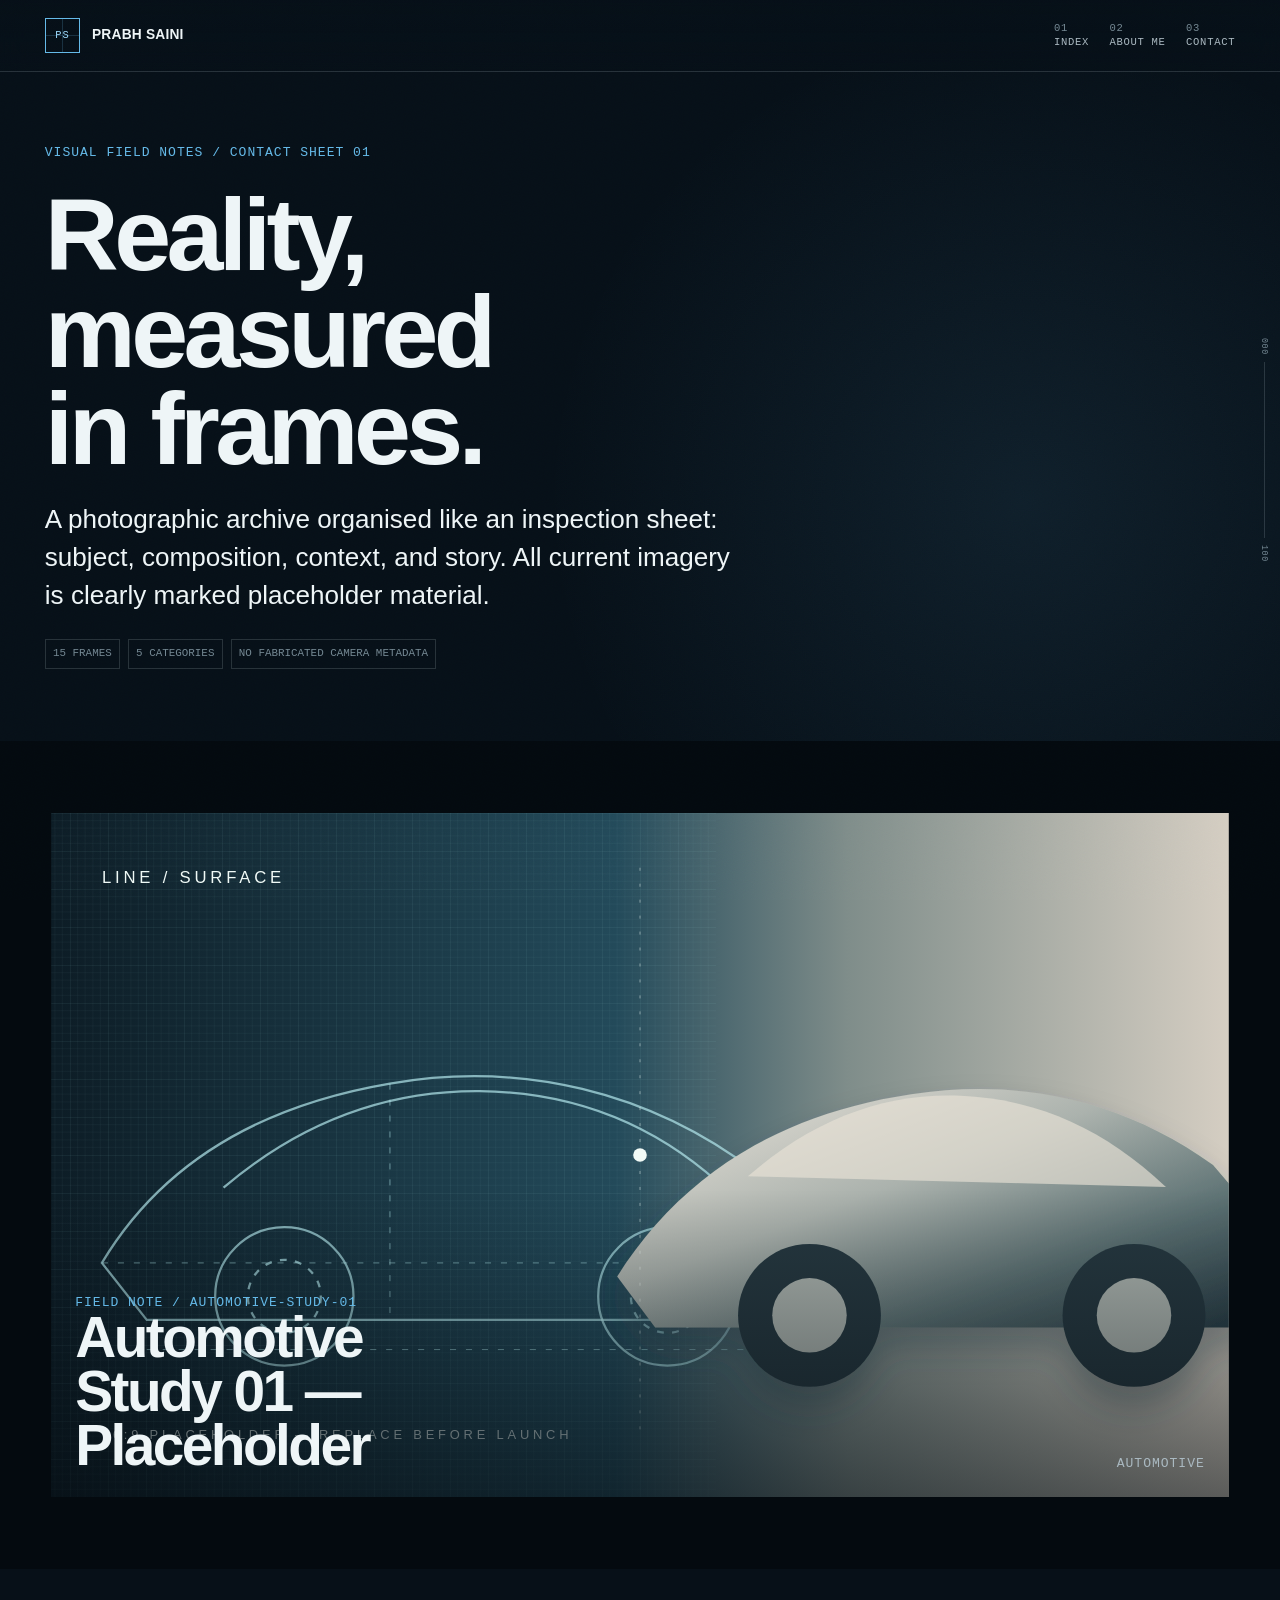
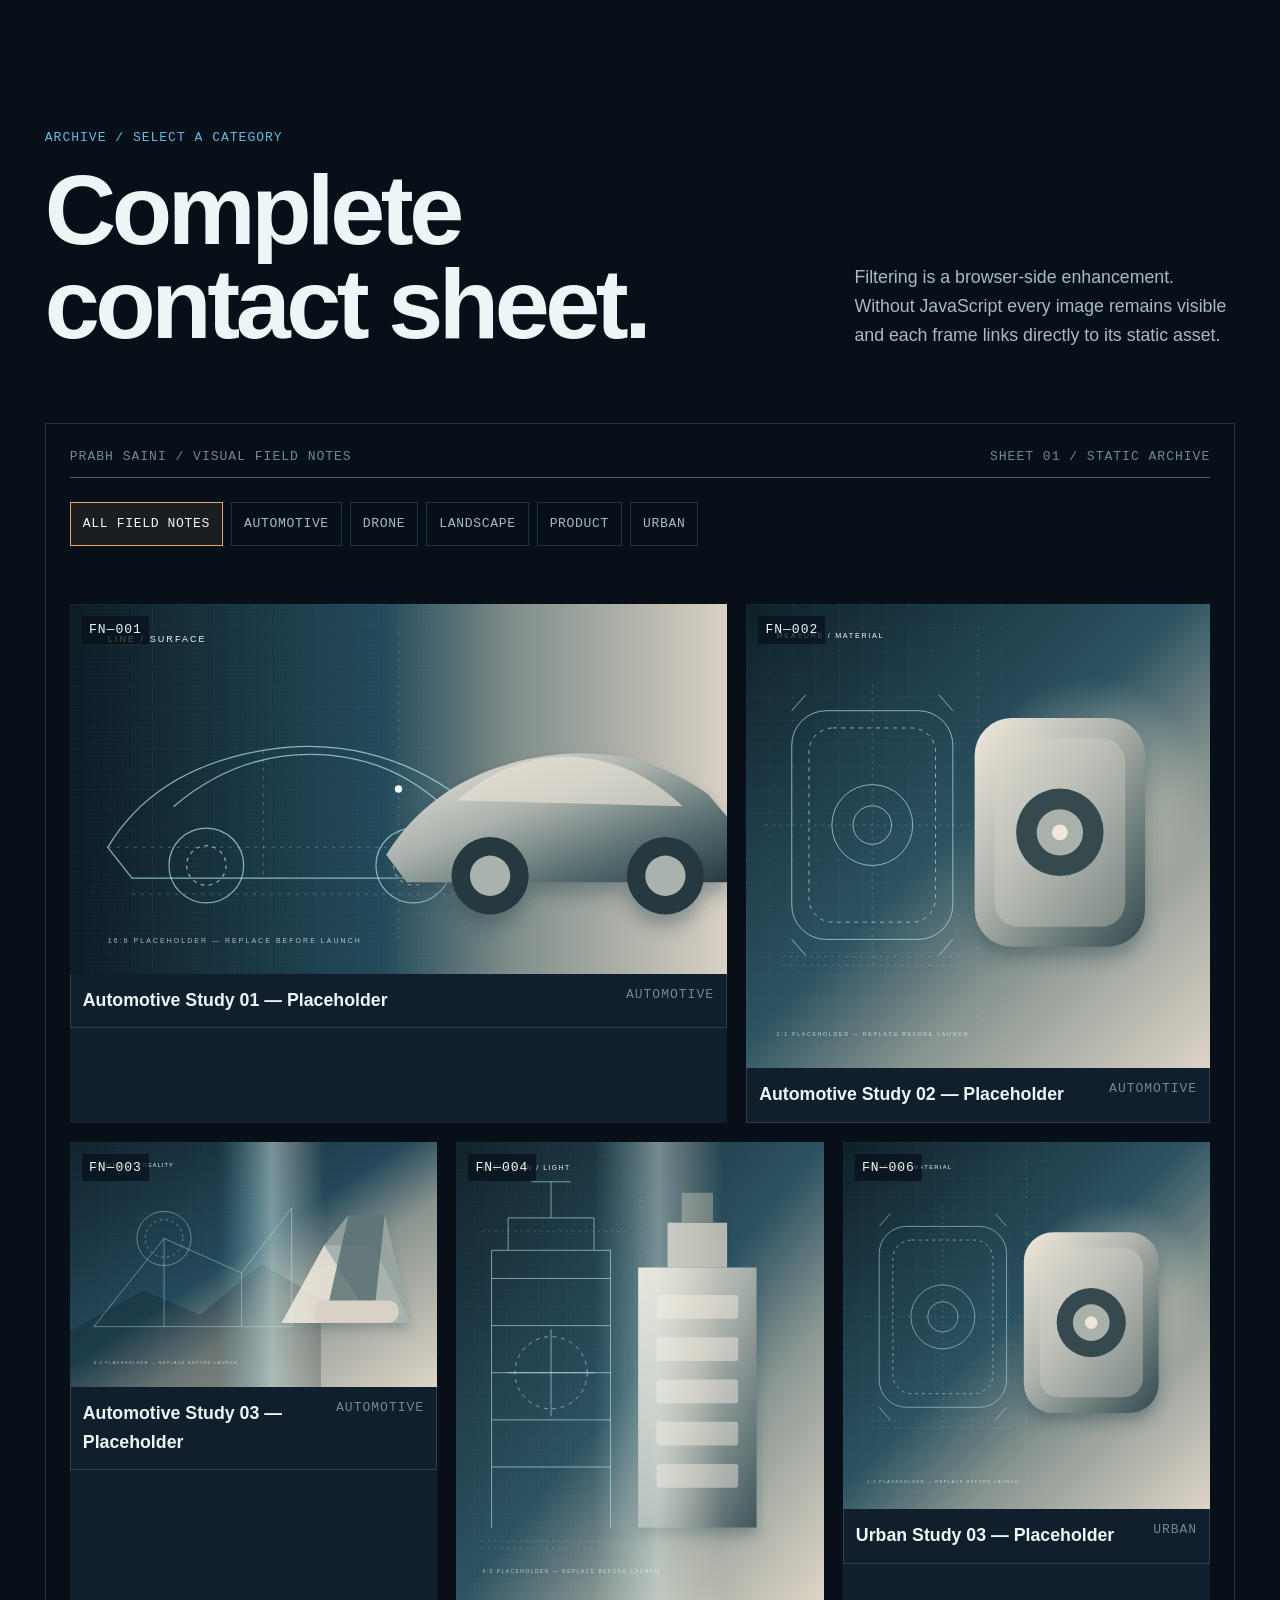
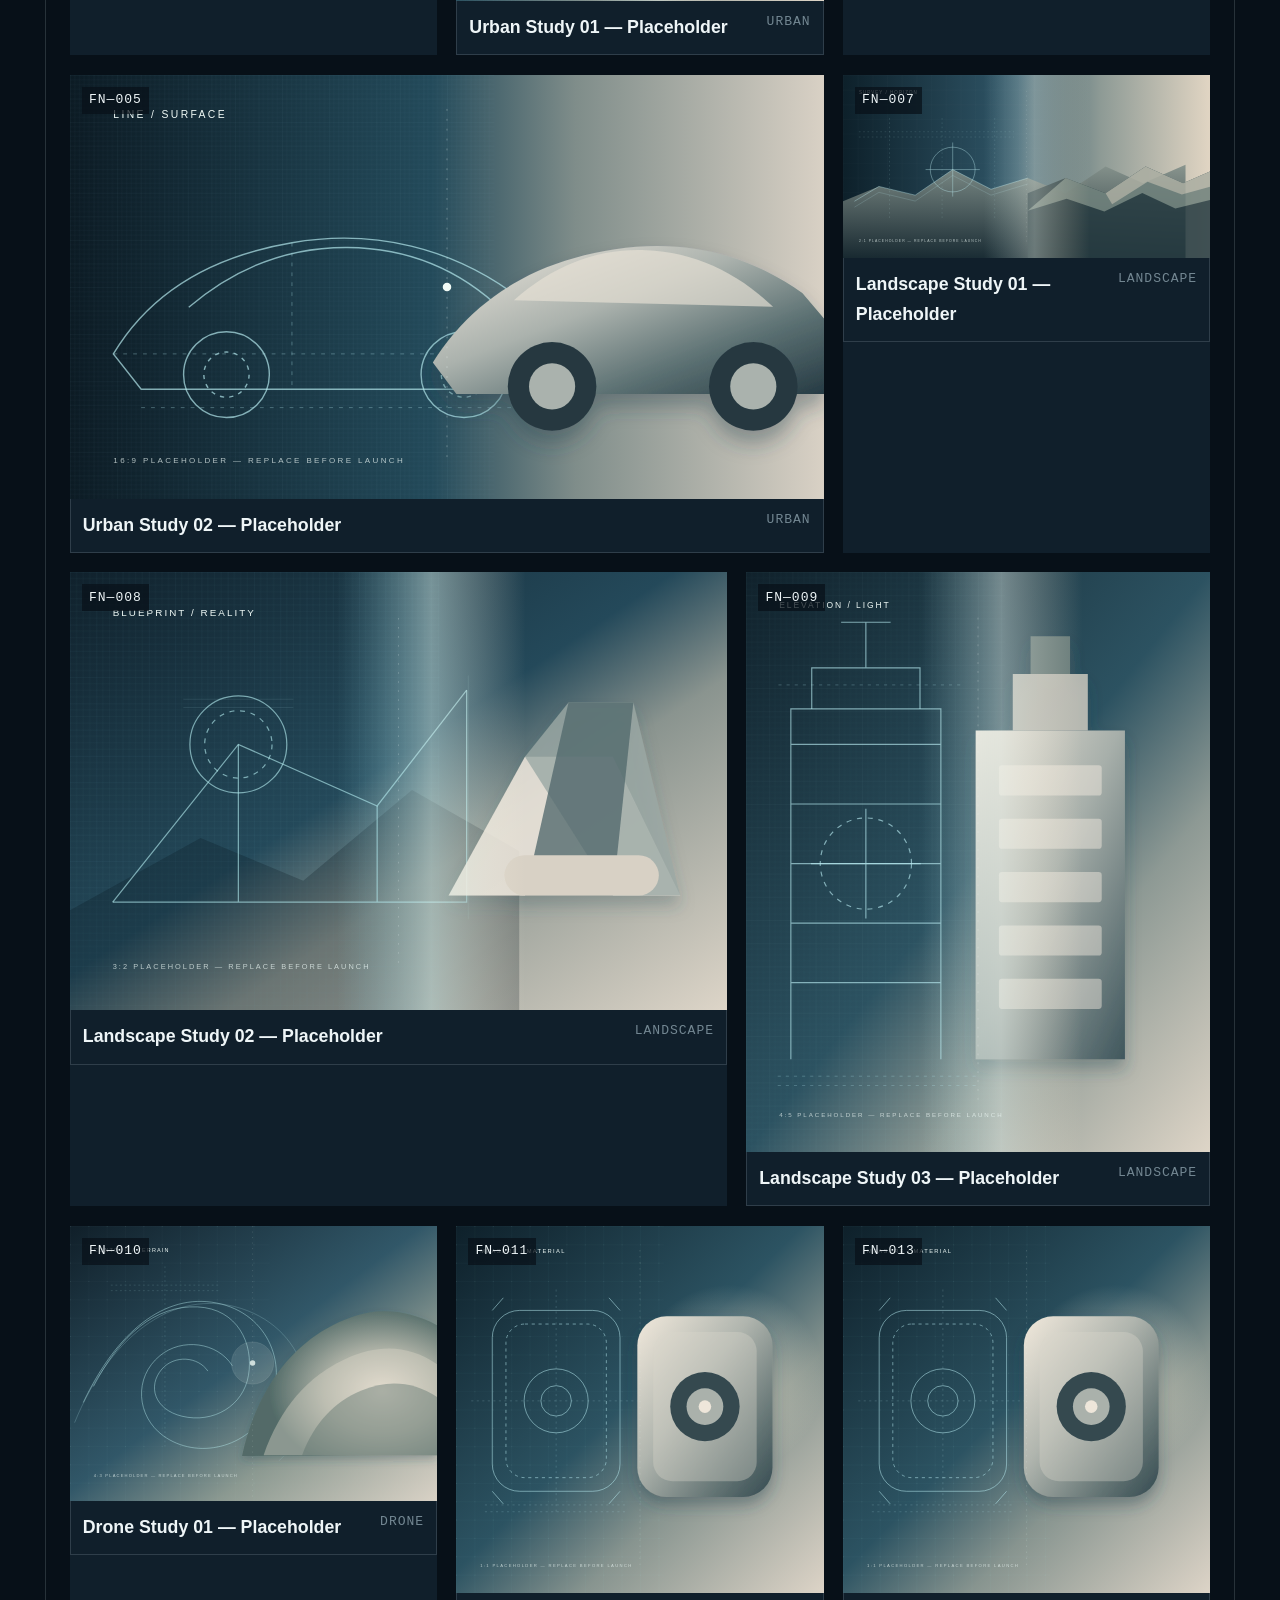
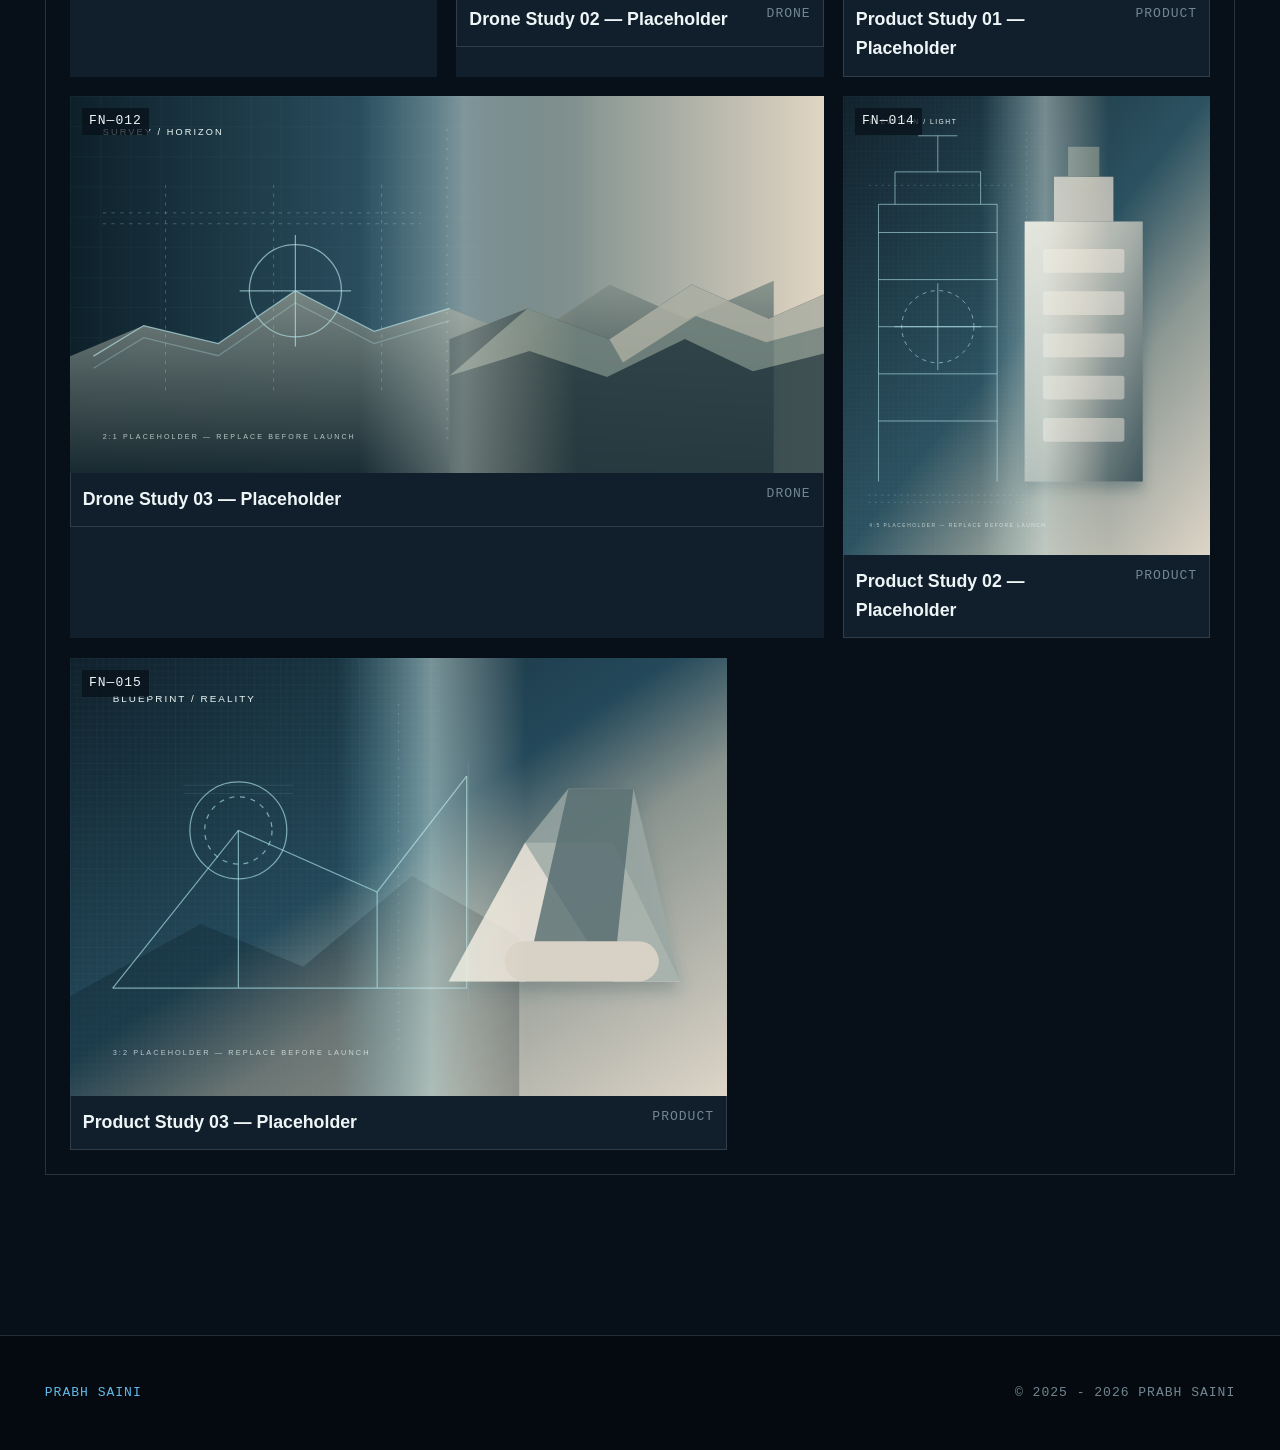
<file: photography/index.html>
<!DOCTYPE html><html lang="en-AU"> <head><meta charset="UTF-8"><meta name="viewport" content="width=device-width, initial-scale=1"><meta name="theme-color" content="#071018"><meta name="color-scheme" content="dark"><meta name="generator" content="Astro v7.1.1"><link rel="icon" type="image/svg+xml" href="/favicon.svg"><link rel="sitemap" href="/sitemap-index.xml"><title>Photography — Prabh Saini</title> <meta name="description" content="Visual field notes by Prabh Saini: an editable static archive of automotive, urban, landscape, drone, and product photography."> <link rel="canonical" href="https://prabhsaini.au/photography/"> <meta name="robots" content="noindex, follow"> <meta property="og:type" content="website"> <meta property="og:title" content="Photography — Prabh Saini"> <meta property="og:description" content="Visual field notes by Prabh Saini: an editable static archive of automotive, urban, landscape, drone, and product photography."> <meta property="og:url" content="https://prabhsaini.au/photography/"> <meta property="og:image" content="https://prabhsaini.au/social-preview-placeholder.svg"> <meta property="og:site_name" content="Prabh Saini"> <meta property="og:locale" content="en_AU"> <meta name="twitter:card" content="summary_large_image"> <meta name="twitter:title" content="Photography — Prabh Saini"> <meta name="twitter:description" content="Visual field notes by Prabh Saini: an editable static archive of automotive, urban, landscape, drone, and product photography."> <meta name="twitter:image" content="https://prabhsaini.au/social-preview-placeholder.svg"> <style>.contact-sheet[data-astro-cid-aqhclfra]{padding:var(--space-5);border:1px solid var(--colour-line-secondary)}.contact-sheet__header[data-astro-cid-aqhclfra]{justify-content:space-between;gap:var(--space-4);border-block-end:1px solid var(--colour-line-primary);color:var(--colour-text-muted);margin-block-end:var(--space-5);padding-block-end:var(--space-3);display:flex}
</style><link rel="stylesheet" href="/assets/BaseLayout.CWZB0xAN.css"></head> <body class="photography-page"> <a class="skip-link" href="#main-content">Skip to main content</a> <header class="site-header" data-site-header> <a class="site-identity" href="/" aria-label="Prabh Saini — home"> <span class="site-identity__mark" aria-hidden="true">PS</span> <span class="site-identity__text"> <strong>Prabh Saini</strong> </span> </a> <nav class="desktop-navigation" aria-label="Primary navigation"> <ol role="list"> <li> <a href="/" data-section-link="hero"> <span aria-hidden="true">01</span> Index </a> </li><li> <a href="/#about" data-section-link="about"> <span aria-hidden="true">02</span> About me </a> </li><li> <a href="/#contact" data-section-link="contact"> <span aria-hidden="true">03</span> Contact </a> </li> </ol> </nav> <details class="mobile-navigation" data-mobile-nav> <summary> <span class="visually-hidden">Primary menu</span> <span class="mobile-navigation__label technical">Index</span> <span class="mobile-navigation__icon" aria-hidden="true"><i></i><i></i></span> </summary> <div class="mobile-navigation__sheet"> <p class="eyebrow">Drawing index / Navigate</p> <nav aria-label="Mobile navigation"> <ol role="list"> <li> <a href="/"> <span class="technical">01</span> Index </a> </li><li> <a href="/#about"> <span class="technical">02</span> About me </a> </li><li> <a href="/#contact"> <span class="technical">03</span> Contact </a> </li> </ol> </nav> <p class="mobile-navigation__status technical">Static build / Revision 01</p> </div> </details> </header> <div class="scroll-progress" aria-hidden="true"> <span class="scroll-progress__label technical">000</span> <span class="scroll-progress__track"><i data-scroll-progress></i></span> <span class="scroll-progress__label technical">100</span> </div> <main id="main-content" tabindex="-1">   <header class="page-hero"> <div class="blueprint-grid" aria-hidden="true"></div> <div class="page-shell page-hero__layout"> <div class="page-hero__copy"> <p class="eyebrow">Visual field notes / Contact sheet 01</p> <h1>Reality, measured in frames.</h1> <p class="lede">
A photographic archive organised like an inspection sheet: subject, composition, context,
					and story. All current imagery is clearly marked placeholder material.
</p> <ul class="metadata-list" role="list"> <li>15 frames</li> <li>5 categories</li> <li>No fabricated camera metadata</li> </ul> </div> </div> </header> <section class="photographic-interlude" aria-labelledby="interlude-title"> <figure class="photographic-interlude__frame blueprint-reveal" data-reveal data-image-frame>  <img src="/assets/blueprint-wide-16x9.BOnH7EYH_6yTcP.svg" srcset="/assets/blueprint-wide-16x9.BOnH7EYH_21vBT6.svg 768w, /assets/blueprint-wide-16x9.BOnH7EYH_Z27W2V1.svg 1200w, /assets/blueprint-wide-16x9.BOnH7EYH_6yTcP.svg 1600w" alt="Wide neutral line-to-surface artwork marking an unavailable automotive photograph." sizes="92vw" loading="lazy" decoding="async" width="1600" height="900"> <span class="crop-marks" aria-hidden="true"></span> <figcaption class="photographic-interlude__caption"> <div> <p class="eyebrow">Field note / automotive-study-01</p> <h2 id="interlude-title">Automotive Study 01 — Placeholder</h2> </div> <p class="technical">Automotive</p> </figcaption> </figure> </section><section class="section-shell page-shell" aria-labelledby="contact-sheet-title"> <div class="section-heading"> <div> <p class="eyebrow">Archive / Select a category</p> <h2 id="contact-sheet-title">Complete contact sheet.</h2> </div> <p>
Filtering is a browser-side enhancement. Without JavaScript every image remains visible and
				each frame links directly to its static asset.
</p> </div> <section class="contact-sheet" aria-label="Photography contact sheet" data-astro-cid-aqhclfra> <header class="contact-sheet__header technical" data-astro-cid-aqhclfra> <span data-astro-cid-aqhclfra>Prabh Saini / Visual field notes</span> <span data-astro-cid-aqhclfra>Sheet 01 / Static archive</span> </header>  <div class="category-filter" role="group" aria-label="Filter photographs by category" data-photo-filters> <button type="button" data-filter="all" aria-pressed="true">All field notes</button> <button type="button" data-filter="Automotive" aria-pressed="false"> Automotive </button><button type="button" data-filter="Drone" aria-pressed="false"> Drone </button><button type="button" data-filter="Landscape" aria-pressed="false"> Landscape </button><button type="button" data-filter="Product" aria-pressed="false"> Product </button><button type="button" data-filter="Urban" aria-pressed="false"> Urban </button> </div> <p class="filter-status technical" data-filter-status aria-live="polite"></p> <div class="photography-grid" data-photography-grid> <article class="photography-card" data-category="Automotive" data-reveal> <a class="photography-card__button" href="/assets/blueprint-wide-16x9.BOnH7EYH.svg" data-photo-trigger data-photo="{&quot;id&quot;:&quot;automotive-study-01&quot;,&quot;title&quot;:&quot;Automotive Study 01 — Placeholder&quot;,&quot;src&quot;:&quot;/assets/blueprint-wide-16x9.BOnH7EYH.svg&quot;,&quot;alt&quot;:&quot;Wide neutral line-to-surface artwork marking an unavailable automotive photograph.&quot;,&quot;width&quot;:1600,&quot;height&quot;:900,&quot;category&quot;:&quot;Automotive&quot;,&quot;caption&quot;:&quot;Placeholder copy for a future automotive photograph; subject, setting, and creative intent are not yet available.&quot;}" aria-label="Open Automotive Study 01 — Placeholder in image viewer"> <span class="photography-card__media" style="--photo-ratio: 1600 / 900" data-image-frame>  <img src="/assets/blueprint-wide-16x9.BOnH7EYH_6yTcP.svg" srcset="/assets/blueprint-wide-16x9.BOnH7EYH_Z2f9bur.svg 320w, /assets/blueprint-wide-16x9.BOnH7EYH_Z21xmJ2.svg 480w, /assets/blueprint-wide-16x9.BOnH7EYH_1jLiGH.svg 720w, /assets/blueprint-wide-16x9.BOnH7EYH_46x1E.svg 960w, /assets/blueprint-wide-16x9.BOnH7EYH_1movQk.svg 1400w" alt="Wide neutral line-to-surface artwork marking an unavailable automotive photograph." sizes="(max-width: 48rem) 100vw, (max-width: 64rem) 50vw, 34vw" loading="lazy" style="object-position: 63% 56.00000000000001%" decoding="async" width="1600" height="900"> <span class="photography-card__index technical">
FN—001 </span> <span class="crop-marks" aria-hidden="true"></span> </span> <span class="photography-card__caption"> <strong>Automotive Study 01 — Placeholder</strong> <span class="technical">Automotive</span> </span> </a> </article><article class="photography-card" data-category="Automotive" data-reveal> <a class="photography-card__button" href="/assets/blueprint-square-1x1.CfmA2MK4.svg" data-photo-trigger data-photo="{&quot;id&quot;:&quot;automotive-study-02&quot;,&quot;title&quot;:&quot;Automotive Study 02 — Placeholder&quot;,&quot;src&quot;:&quot;/assets/blueprint-square-1x1.CfmA2MK4.svg&quot;,&quot;alt&quot;:&quot;Square neutral measured-form artwork marking an unavailable automotive detail.&quot;,&quot;width&quot;:1400,&quot;height&quot;:1400,&quot;category&quot;:&quot;Automotive&quot;,&quot;caption&quot;:&quot;Placeholder copy for a future automotive detail; no vehicle, location, lighting setup, or camera information is implied.&quot;}" aria-label="Open Automotive Study 02 — Placeholder in image viewer"> <span class="photography-card__media" style="--photo-ratio: 1400 / 1400" data-image-frame>  <img src="/assets/blueprint-square-1x1.CfmA2MK4_1oc3tp.svg" srcset="/assets/blueprint-square-1x1.CfmA2MK4_Z17rirm.svg 320w, /assets/blueprint-square-1x1.CfmA2MK4_Z7tlOz.svg 480w, /assets/blueprint-square-1x1.CfmA2MK4_Q25Kd.svg 720w, /assets/blueprint-square-1x1.CfmA2MK4_Z1cWyXm.svg 960w, /assets/blueprint-square-1x1.CfmA2MK4_1oc3tp.svg 1400w" alt="Square neutral measured-form artwork marking an unavailable automotive detail." sizes="(max-width: 48rem) 100vw, (max-width: 64rem) 50vw, 34vw" loading="lazy" style="object-position: 59% 51%" decoding="async" width="1400" height="1400"> <span class="photography-card__index technical">
FN—002 </span> <span class="crop-marks" aria-hidden="true"></span> </span> <span class="photography-card__caption"> <strong>Automotive Study 02 — Placeholder</strong> <span class="technical">Automotive</span> </span> </a> </article><article class="photography-card" data-category="Automotive" data-reveal> <a class="photography-card__button" href="/assets/blueprint-landscape-3x2.D9GODDEA.svg" data-photo-trigger data-photo="{&quot;id&quot;:&quot;automotive-study-03&quot;,&quot;title&quot;:&quot;Automotive Study 03 — Placeholder&quot;,&quot;src&quot;:&quot;/assets/blueprint-landscape-3x2.D9GODDEA.svg&quot;,&quot;alt&quot;:&quot;Landscape blueprint-to-reality artwork marking an unavailable automotive photograph.&quot;,&quot;width&quot;:1600,&quot;height&quot;:1067,&quot;category&quot;:&quot;Automotive&quot;,&quot;caption&quot;:&quot;Placeholder copy reserved for a third automotive image; replace it with verified context when the final photograph is selected.&quot;}" aria-label="Open Automotive Study 03 — Placeholder in image viewer"> <span class="photography-card__media" style="--photo-ratio: 1600 / 1067" data-image-frame>  <img src="/assets/blueprint-landscape-3x2.D9GODDEA_Z1byOD4.svg" srcset="/assets/blueprint-landscape-3x2.D9GODDEA_2mwPft.svg 320w, /assets/blueprint-landscape-3x2.D9GODDEA_83vkn.svg 480w, /assets/blueprint-landscape-3x2.D9GODDEA_Z2fMaQy.svg 720w, /assets/blueprint-landscape-3x2.D9GODDEA_23dUAl.svg 960w, /assets/blueprint-landscape-3x2.D9GODDEA_Le6wO.svg 1400w" alt="Landscape blueprint-to-reality artwork marking an unavailable automotive photograph." sizes="(max-width: 48rem) 100vw, (max-width: 64rem) 50vw, 34vw" loading="lazy" style="object-position: 56.99999999999999% 50%" decoding="async" width="1600" height="1067"> <span class="photography-card__index technical">
FN—003 </span> <span class="crop-marks" aria-hidden="true"></span> </span> <span class="photography-card__caption"> <strong>Automotive Study 03 — Placeholder</strong> <span class="technical">Automotive</span> </span> </a> </article><article class="photography-card" data-category="Urban" data-reveal> <a class="photography-card__button" href="/assets/blueprint-portrait-4x5.Lexrg_JC.svg" data-photo-trigger data-photo="{&quot;id&quot;:&quot;urban-study-01&quot;,&quot;title&quot;:&quot;Urban Study 01 — Placeholder&quot;,&quot;src&quot;:&quot;/assets/blueprint-portrait-4x5.Lexrg_JC.svg&quot;,&quot;alt&quot;:&quot;Portrait elevation-to-light artwork marking an unavailable urban photograph.&quot;,&quot;width&quot;:1200,&quot;height&quot;:1500,&quot;category&quot;:&quot;Urban&quot;,&quot;caption&quot;:&quot;Placeholder copy for a future urban photograph; architecture, people, place, date, and camera details remain unspecified.&quot;}" aria-label="Open Urban Study 01 — Placeholder in image viewer"> <span class="photography-card__media" style="--photo-ratio: 1200 / 1500" data-image-frame>  <img src="/assets/blueprint-portrait-4x5.Lexrg_JC_ZaCKYN.svg" srcset="/assets/blueprint-portrait-4x5.Lexrg_JC_Z5axeL.svg 320w, /assets/blueprint-portrait-4x5.Lexrg_JC_3mSQp.svg 480w, /assets/blueprint-portrait-4x5.Lexrg_JC_Z1cKThr.svg 720w, /assets/blueprint-portrait-4x5.Lexrg_JC_ZwLCl6.svg 960w, /assets/blueprint-portrait-4x5.Lexrg_JC_ZaCKYN.svg 1200w" alt="Portrait elevation-to-light artwork marking an unavailable urban photograph." sizes="(max-width: 48rem) 100vw, (max-width: 64rem) 50vw, 34vw" loading="lazy" style="object-position: 56.00000000000001% 47%" decoding="async" width="1200" height="1500"> <span class="photography-card__index technical">
FN—004 </span> <span class="crop-marks" aria-hidden="true"></span> </span> <span class="photography-card__caption"> <strong>Urban Study 01 — Placeholder</strong> <span class="technical">Urban</span> </span> </a> </article><article class="photography-card" data-category="Urban" data-reveal> <a class="photography-card__button" href="/assets/blueprint-wide-16x9.BOnH7EYH.svg" data-photo-trigger data-photo="{&quot;id&quot;:&quot;urban-study-02&quot;,&quot;title&quot;:&quot;Urban Study 02 — Placeholder&quot;,&quot;src&quot;:&quot;/assets/blueprint-wide-16x9.BOnH7EYH.svg&quot;,&quot;alt&quot;:&quot;Wide technical-to-material artwork marking an unavailable urban scene.&quot;,&quot;width&quot;:1600,&quot;height&quot;:900,&quot;category&quot;:&quot;Urban&quot;,&quot;caption&quot;:&quot;Placeholder copy reserved for a wide urban scene; replace it with factual subject and location context before publishing.&quot;}" aria-label="Open Urban Study 02 — Placeholder in image viewer"> <span class="photography-card__media" style="--photo-ratio: 1600 / 900" data-image-frame>  <img src="/assets/blueprint-wide-16x9.BOnH7EYH_6yTcP.svg" srcset="/assets/blueprint-wide-16x9.BOnH7EYH_Z2f9bur.svg 320w, /assets/blueprint-wide-16x9.BOnH7EYH_Z21xmJ2.svg 480w, /assets/blueprint-wide-16x9.BOnH7EYH_1jLiGH.svg 720w, /assets/blueprint-wide-16x9.BOnH7EYH_46x1E.svg 960w, /assets/blueprint-wide-16x9.BOnH7EYH_1movQk.svg 1400w" alt="Wide technical-to-material artwork marking an unavailable urban scene." sizes="(max-width: 48rem) 100vw, (max-width: 64rem) 50vw, 34vw" loading="lazy" style="object-position: 52% 48%" decoding="async" width="1600" height="900"> <span class="photography-card__index technical">
FN—005 </span> <span class="crop-marks" aria-hidden="true"></span> </span> <span class="photography-card__caption"> <strong>Urban Study 02 — Placeholder</strong> <span class="technical">Urban</span> </span> </a> </article><article class="photography-card" data-category="Urban" data-reveal> <a class="photography-card__button" href="/assets/blueprint-square-1x1.CfmA2MK4.svg" data-photo-trigger data-photo="{&quot;id&quot;:&quot;urban-study-03&quot;,&quot;title&quot;:&quot;Urban Study 03 — Placeholder&quot;,&quot;src&quot;:&quot;/assets/blueprint-square-1x1.CfmA2MK4.svg&quot;,&quot;alt&quot;:&quot;Square blueprint-to-material artwork marking an unavailable urban composition.&quot;,&quot;width&quot;:1400,&quot;height&quot;:1400,&quot;category&quot;:&quot;Urban&quot;,&quot;caption&quot;:&quot;Placeholder copy for a future square urban composition; no story, conditions, or photographic metadata has been invented.&quot;}" aria-label="Open Urban Study 03 — Placeholder in image viewer"> <span class="photography-card__media" style="--photo-ratio: 1400 / 1400" data-image-frame>  <img src="/assets/blueprint-square-1x1.CfmA2MK4_1oc3tp.svg" srcset="/assets/blueprint-square-1x1.CfmA2MK4_Z17rirm.svg 320w, /assets/blueprint-square-1x1.CfmA2MK4_Z7tlOz.svg 480w, /assets/blueprint-square-1x1.CfmA2MK4_Q25Kd.svg 720w, /assets/blueprint-square-1x1.CfmA2MK4_Z1cWyXm.svg 960w, /assets/blueprint-square-1x1.CfmA2MK4_1oc3tp.svg 1400w" alt="Square blueprint-to-material artwork marking an unavailable urban composition." sizes="(max-width: 48rem) 100vw, (max-width: 64rem) 50vw, 34vw" loading="lazy" style="object-position: 50% 50%" decoding="async" width="1400" height="1400"> <span class="photography-card__index technical">
FN—006 </span> <span class="crop-marks" aria-hidden="true"></span> </span> <span class="photography-card__caption"> <strong>Urban Study 03 — Placeholder</strong> <span class="technical">Urban</span> </span> </a> </article><article class="photography-card" data-category="Landscape" data-reveal> <a class="photography-card__button" href="/assets/blueprint-panorama-2x1.DNibjDpJ.svg" data-photo-trigger data-photo="{&quot;id&quot;:&quot;landscape-study-01&quot;,&quot;title&quot;:&quot;Landscape Study 01 — Placeholder&quot;,&quot;src&quot;:&quot;/assets/blueprint-panorama-2x1.DNibjDpJ.svg&quot;,&quot;alt&quot;:&quot;Panoramic survey-to-horizon artwork marking an unavailable landscape photograph.&quot;,&quot;width&quot;:1800,&quot;height&quot;:900,&quot;category&quot;:&quot;Landscape&quot;,&quot;caption&quot;:&quot;Placeholder copy for a future panoramic landscape; place, weather, timing, and capture details have not been supplied.&quot;}" aria-label="Open Landscape Study 01 — Placeholder in image viewer"> <span class="photography-card__media" style="--photo-ratio: 1800 / 900" data-image-frame>  <img src="/assets/blueprint-panorama-2x1.DNibjDpJ_2cKXub.svg" srcset="/assets/blueprint-panorama-2x1.DNibjDpJ_1ScjWo.svg 320w, /assets/blueprint-panorama-2x1.DNibjDpJ_ZTdeRd.svg 480w, /assets/blueprint-panorama-2x1.DNibjDpJ_Z6y2Xp.svg 720w, /assets/blueprint-panorama-2x1.DNibjDpJ_Z1jzNP.svg 960w, /assets/blueprint-panorama-2x1.DNibjDpJ_21Pu8a.svg 1400w" alt="Panoramic survey-to-horizon artwork marking an unavailable landscape photograph." sizes="(max-width: 48rem) 100vw, (max-width: 64rem) 50vw, 34vw" loading="lazy" style="object-position: 61% 52%" decoding="async" width="1800" height="900"> <span class="photography-card__index technical">
FN—007 </span> <span class="crop-marks" aria-hidden="true"></span> </span> <span class="photography-card__caption"> <strong>Landscape Study 01 — Placeholder</strong> <span class="technical">Landscape</span> </span> </a> </article><article class="photography-card" data-category="Landscape" data-reveal> <a class="photography-card__button" href="/assets/blueprint-landscape-3x2.D9GODDEA.svg" data-photo-trigger data-photo="{&quot;id&quot;:&quot;landscape-study-02&quot;,&quot;title&quot;:&quot;Landscape Study 02 — Placeholder&quot;,&quot;src&quot;:&quot;/assets/blueprint-landscape-3x2.D9GODDEA.svg&quot;,&quot;alt&quot;:&quot;Landscape technical-to-architectural artwork marking an unavailable landscape frame.&quot;,&quot;width&quot;:1600,&quot;height&quot;:1067,&quot;category&quot;:&quot;Landscape&quot;,&quot;caption&quot;:&quot;Placeholder copy reserved for a landscape frame; replace it with accurate environmental context once imagery is chosen.&quot;}" aria-label="Open Landscape Study 02 — Placeholder in image viewer"> <span class="photography-card__media" style="--photo-ratio: 1600 / 1067" data-image-frame>  <img src="/assets/blueprint-landscape-3x2.D9GODDEA_Z1byOD4.svg" srcset="/assets/blueprint-landscape-3x2.D9GODDEA_2mwPft.svg 320w, /assets/blueprint-landscape-3x2.D9GODDEA_83vkn.svg 480w, /assets/blueprint-landscape-3x2.D9GODDEA_Z2fMaQy.svg 720w, /assets/blueprint-landscape-3x2.D9GODDEA_23dUAl.svg 960w, /assets/blueprint-landscape-3x2.D9GODDEA_Le6wO.svg 1400w" alt="Landscape technical-to-architectural artwork marking an unavailable landscape frame." sizes="(max-width: 48rem) 100vw, (max-width: 64rem) 50vw, 34vw" loading="lazy" style="object-position: 48% 56.99999999999999%" decoding="async" width="1600" height="1067"> <span class="photography-card__index technical">
FN—008 </span> <span class="crop-marks" aria-hidden="true"></span> </span> <span class="photography-card__caption"> <strong>Landscape Study 02 — Placeholder</strong> <span class="technical">Landscape</span> </span> </a> </article><article class="photography-card" data-category="Landscape" data-reveal> <a class="photography-card__button" href="/assets/blueprint-portrait-4x5.Lexrg_JC.svg" data-photo-trigger data-photo="{&quot;id&quot;:&quot;landscape-study-03&quot;,&quot;title&quot;:&quot;Landscape Study 03 — Placeholder&quot;,&quot;src&quot;:&quot;/assets/blueprint-portrait-4x5.Lexrg_JC.svg&quot;,&quot;alt&quot;:&quot;Portrait blueprint-to-light artwork marking an unavailable landscape study.&quot;,&quot;width&quot;:1200,&quot;height&quot;:1500,&quot;category&quot;:&quot;Landscape&quot;,&quot;caption&quot;:&quot;Placeholder copy for a future vertical landscape study; no location, conditions, or camera settings are asserted.&quot;}" aria-label="Open Landscape Study 03 — Placeholder in image viewer"> <span class="photography-card__media" style="--photo-ratio: 1200 / 1500" data-image-frame>  <img src="/assets/blueprint-portrait-4x5.Lexrg_JC_ZaCKYN.svg" srcset="/assets/blueprint-portrait-4x5.Lexrg_JC_Z5axeL.svg 320w, /assets/blueprint-portrait-4x5.Lexrg_JC_3mSQp.svg 480w, /assets/blueprint-portrait-4x5.Lexrg_JC_Z1cKThr.svg 720w, /assets/blueprint-portrait-4x5.Lexrg_JC_ZwLCl6.svg 960w, /assets/blueprint-portrait-4x5.Lexrg_JC_ZaCKYN.svg 1200w" alt="Portrait blueprint-to-light artwork marking an unavailable landscape study." sizes="(max-width: 48rem) 100vw, (max-width: 64rem) 50vw, 34vw" loading="lazy" style="object-position: 52% 45%" decoding="async" width="1200" height="1500"> <span class="photography-card__index technical">
FN—009 </span> <span class="crop-marks" aria-hidden="true"></span> </span> <span class="photography-card__caption"> <strong>Landscape Study 03 — Placeholder</strong> <span class="technical">Landscape</span> </span> </a> </article><article class="photography-card" data-category="Drone" data-reveal> <a class="photography-card__button" href="/assets/blueprint-landscape-4x3.DO-zi_Td.svg" data-photo-trigger data-photo="{&quot;id&quot;:&quot;drone-study-01&quot;,&quot;title&quot;:&quot;Drone Study 01 — Placeholder&quot;,&quot;src&quot;:&quot;/assets/blueprint-landscape-4x3.DO-zi_Td.svg&quot;,&quot;alt&quot;:&quot;Aerial contour-to-terrain artwork marking an unavailable drone photograph.&quot;,&quot;width&quot;:1600,&quot;height&quot;:1200,&quot;category&quot;:&quot;Drone&quot;,&quot;caption&quot;:&quot;Placeholder copy for a future aerial photograph; flight location, altitude, conditions, and equipment are intentionally absent.&quot;}" aria-label="Open Drone Study 01 — Placeholder in image viewer"> <span class="photography-card__media" style="--photo-ratio: 1600 / 1200" data-image-frame>  <img src="/assets/blueprint-landscape-4x3.DO-zi_Td_2qED9u.svg" srcset="/assets/blueprint-landscape-4x3.DO-zi_Td_Z29I3DW.svg 320w, /assets/blueprint-landscape-4x3.DO-zi_Td_21JL3z.svg 480w, /assets/blueprint-landscape-4x3.DO-zi_Td_Z2am314.svg 720w, /assets/blueprint-landscape-4x3.DO-zi_Td_Z1YGs10.svg 960w, /assets/blueprint-landscape-4x3.DO-zi_Td_ZX3gwx.svg 1400w" alt="Aerial contour-to-terrain artwork marking an unavailable drone photograph." sizes="(max-width: 48rem) 100vw, (max-width: 64rem) 50vw, 34vw" loading="lazy" style="object-position: 57.99999999999999% 55.00000000000001%" decoding="async" width="1600" height="1200"> <span class="photography-card__index technical">
FN—010 </span> <span class="crop-marks" aria-hidden="true"></span> </span> <span class="photography-card__caption"> <strong>Drone Study 01 — Placeholder</strong> <span class="technical">Drone</span> </span> </a> </article><article class="photography-card" data-category="Drone" data-reveal> <a class="photography-card__button" href="/assets/blueprint-square-1x1.CfmA2MK4.svg" data-photo-trigger data-photo="{&quot;id&quot;:&quot;drone-study-02&quot;,&quot;title&quot;:&quot;Drone Study 02 — Placeholder&quot;,&quot;src&quot;:&quot;/assets/blueprint-square-1x1.CfmA2MK4.svg&quot;,&quot;alt&quot;:&quot;Square measured-form artwork marking an unavailable aerial composition.&quot;,&quot;width&quot;:1400,&quot;height&quot;:1400,&quot;category&quot;:&quot;Drone&quot;,&quot;caption&quot;:&quot;Placeholder copy reserved for a square aerial composition; replace it with verified operational and visual context.&quot;}" aria-label="Open Drone Study 02 — Placeholder in image viewer"> <span class="photography-card__media" style="--photo-ratio: 1400 / 1400" data-image-frame>  <img src="/assets/blueprint-square-1x1.CfmA2MK4_1oc3tp.svg" srcset="/assets/blueprint-square-1x1.CfmA2MK4_Z17rirm.svg 320w, /assets/blueprint-square-1x1.CfmA2MK4_Z7tlOz.svg 480w, /assets/blueprint-square-1x1.CfmA2MK4_Q25Kd.svg 720w, /assets/blueprint-square-1x1.CfmA2MK4_Z1cWyXm.svg 960w, /assets/blueprint-square-1x1.CfmA2MK4_1oc3tp.svg 1400w" alt="Square measured-form artwork marking an unavailable aerial composition." sizes="(max-width: 48rem) 100vw, (max-width: 64rem) 50vw, 34vw" loading="lazy" style="object-position: 53% 50%" decoding="async" width="1400" height="1400"> <span class="photography-card__index technical">
FN—011 </span> <span class="crop-marks" aria-hidden="true"></span> </span> <span class="photography-card__caption"> <strong>Drone Study 02 — Placeholder</strong> <span class="technical">Drone</span> </span> </a> </article><article class="photography-card" data-category="Drone" data-reveal> <a class="photography-card__button" href="/assets/blueprint-panorama-2x1.DNibjDpJ.svg" data-photo-trigger data-photo="{&quot;id&quot;:&quot;drone-study-03&quot;,&quot;title&quot;:&quot;Drone Study 03 — Placeholder&quot;,&quot;src&quot;:&quot;/assets/blueprint-panorama-2x1.DNibjDpJ.svg&quot;,&quot;alt&quot;:&quot;Wide survey-to-horizon artwork marking an unavailable aerial photograph.&quot;,&quot;width&quot;:1800,&quot;height&quot;:900,&quot;category&quot;:&quot;Drone&quot;,&quot;caption&quot;:&quot;Placeholder copy for a future wide aerial image; no geography, flight narrative, or camera metadata is presented.&quot;}" aria-label="Open Drone Study 03 — Placeholder in image viewer"> <span class="photography-card__media" style="--photo-ratio: 1800 / 900" data-image-frame>  <img src="/assets/blueprint-panorama-2x1.DNibjDpJ_2cKXub.svg" srcset="/assets/blueprint-panorama-2x1.DNibjDpJ_1ScjWo.svg 320w, /assets/blueprint-panorama-2x1.DNibjDpJ_ZTdeRd.svg 480w, /assets/blueprint-panorama-2x1.DNibjDpJ_Z6y2Xp.svg 720w, /assets/blueprint-panorama-2x1.DNibjDpJ_Z1jzNP.svg 960w, /assets/blueprint-panorama-2x1.DNibjDpJ_21Pu8a.svg 1400w" alt="Wide survey-to-horizon artwork marking an unavailable aerial photograph." sizes="(max-width: 48rem) 100vw, (max-width: 64rem) 50vw, 34vw" loading="lazy" style="object-position: 55.00000000000001% 50%" decoding="async" width="1800" height="900"> <span class="photography-card__index technical">
FN—012 </span> <span class="crop-marks" aria-hidden="true"></span> </span> <span class="photography-card__caption"> <strong>Drone Study 03 — Placeholder</strong> <span class="technical">Drone</span> </span> </a> </article><article class="photography-card" data-category="Product" data-reveal> <a class="photography-card__button" href="/assets/blueprint-square-1x1.CfmA2MK4.svg" data-photo-trigger data-photo="{&quot;id&quot;:&quot;product-study-01&quot;,&quot;title&quot;:&quot;Product Study 01 — Placeholder&quot;,&quot;src&quot;:&quot;/assets/blueprint-square-1x1.CfmA2MK4.svg&quot;,&quot;alt&quot;:&quot;Square measure-to-material artwork marking an unavailable product photograph.&quot;,&quot;width&quot;:1400,&quot;height&quot;:1400,&quot;category&quot;:&quot;Product&quot;,&quot;caption&quot;:&quot;Placeholder copy for a future product photograph; object, client, styling, lighting, and camera details are unavailable.&quot;}" aria-label="Open Product Study 01 — Placeholder in image viewer"> <span class="photography-card__media" style="--photo-ratio: 1400 / 1400" data-image-frame>  <img src="/assets/blueprint-square-1x1.CfmA2MK4_1oc3tp.svg" srcset="/assets/blueprint-square-1x1.CfmA2MK4_Z17rirm.svg 320w, /assets/blueprint-square-1x1.CfmA2MK4_Z7tlOz.svg 480w, /assets/blueprint-square-1x1.CfmA2MK4_Q25Kd.svg 720w, /assets/blueprint-square-1x1.CfmA2MK4_Z1cWyXm.svg 960w, /assets/blueprint-square-1x1.CfmA2MK4_1oc3tp.svg 1400w" alt="Square measure-to-material artwork marking an unavailable product photograph." sizes="(max-width: 48rem) 100vw, (max-width: 64rem) 50vw, 34vw" loading="lazy" style="object-position: 57.99999999999999% 51%" decoding="async" width="1400" height="1400"> <span class="photography-card__index technical">
FN—013 </span> <span class="crop-marks" aria-hidden="true"></span> </span> <span class="photography-card__caption"> <strong>Product Study 01 — Placeholder</strong> <span class="technical">Product</span> </span> </a> </article><article class="photography-card" data-category="Product" data-reveal> <a class="photography-card__button" href="/assets/blueprint-portrait-4x5.Lexrg_JC.svg" data-photo-trigger data-photo="{&quot;id&quot;:&quot;product-study-02&quot;,&quot;title&quot;:&quot;Product Study 02 — Placeholder&quot;,&quot;src&quot;:&quot;/assets/blueprint-portrait-4x5.Lexrg_JC.svg&quot;,&quot;alt&quot;:&quot;Portrait elevation-to-light artwork marking an unavailable product image.&quot;,&quot;width&quot;:1200,&quot;height&quot;:1500,&quot;category&quot;:&quot;Product&quot;,&quot;caption&quot;:&quot;Placeholder copy reserved for a vertical product image; replace it with factual creative and production context.&quot;}" aria-label="Open Product Study 02 — Placeholder in image viewer"> <span class="photography-card__media" style="--photo-ratio: 1200 / 1500" data-image-frame>  <img src="/assets/blueprint-portrait-4x5.Lexrg_JC_ZaCKYN.svg" srcset="/assets/blueprint-portrait-4x5.Lexrg_JC_Z5axeL.svg 320w, /assets/blueprint-portrait-4x5.Lexrg_JC_3mSQp.svg 480w, /assets/blueprint-portrait-4x5.Lexrg_JC_Z1cKThr.svg 720w, /assets/blueprint-portrait-4x5.Lexrg_JC_ZwLCl6.svg 960w, /assets/blueprint-portrait-4x5.Lexrg_JC_ZaCKYN.svg 1200w" alt="Portrait elevation-to-light artwork marking an unavailable product image." sizes="(max-width: 48rem) 100vw, (max-width: 64rem) 50vw, 34vw" loading="lazy" style="object-position: 60% 48%" decoding="async" width="1200" height="1500"> <span class="photography-card__index technical">
FN—014 </span> <span class="crop-marks" aria-hidden="true"></span> </span> <span class="photography-card__caption"> <strong>Product Study 02 — Placeholder</strong> <span class="technical">Product</span> </span> </a> </article><article class="photography-card" data-category="Product" data-reveal> <a class="photography-card__button" href="/assets/blueprint-landscape-3x2.D9GODDEA.svg" data-photo-trigger data-photo="{&quot;id&quot;:&quot;product-study-03&quot;,&quot;title&quot;:&quot;Product Study 03 — Placeholder&quot;,&quot;src&quot;:&quot;/assets/blueprint-landscape-3x2.D9GODDEA.svg&quot;,&quot;alt&quot;:&quot;Landscape blueprint-to-reality artwork marking an unavailable product detail.&quot;,&quot;width&quot;:1600,&quot;height&quot;:1067,&quot;category&quot;:&quot;Product&quot;,&quot;caption&quot;:&quot;Placeholder copy for a future product detail; no object properties, commission, outcome, or capture data is implied.&quot;}" aria-label="Open Product Study 03 — Placeholder in image viewer"> <span class="photography-card__media" style="--photo-ratio: 1600 / 1067" data-image-frame>  <img src="/assets/blueprint-landscape-3x2.D9GODDEA_Z1byOD4.svg" srcset="/assets/blueprint-landscape-3x2.D9GODDEA_2mwPft.svg 320w, /assets/blueprint-landscape-3x2.D9GODDEA_83vkn.svg 480w, /assets/blueprint-landscape-3x2.D9GODDEA_Z2fMaQy.svg 720w, /assets/blueprint-landscape-3x2.D9GODDEA_23dUAl.svg 960w, /assets/blueprint-landscape-3x2.D9GODDEA_Le6wO.svg 1400w" alt="Landscape blueprint-to-reality artwork marking an unavailable product detail." sizes="(max-width: 48rem) 100vw, (max-width: 64rem) 50vw, 34vw" loading="lazy" style="object-position: 62% 53%" decoding="async" width="1600" height="1067"> <span class="photography-card__index technical">
FN—015 </span> <span class="crop-marks" aria-hidden="true"></span> </span> <span class="photography-card__caption"> <strong>Product Study 03 — Placeholder</strong> <span class="technical">Product</span> </span> </a> </article> </div> <dialog class="photo-lightbox" data-photo-lightbox aria-labelledby="lightbox-title"> <div class="photo-lightbox__layout"> <div class="photo-lightbox__media" data-image-frame> <img data-lightbox-image alt="" width="1600" height="1200"> </div> <div class="photo-lightbox__details"> <button class="photo-lightbox__close" type="button" data-lightbox-close> <span aria-hidden="true">×</span> <span class="visually-hidden">Close image viewer</span> </button> <div class="photo-lightbox__copy"> <p class="eyebrow" data-lightbox-index>Field note</p> <h2 id="lightbox-title" data-lightbox-title>Photograph</h2> <p data-lightbox-caption></p> <dl class="photo-metadata" data-lightbox-metadata></dl> </div> <div class="photo-lightbox__controls"> <button type="button" data-lightbox-previous>← Previous</button> <button type="button" data-lightbox-next>Next →</button> </div> </div> </div> </dialog> <script type="module">var e=document.querySelector(`[data-photo-lightbox]`),t=Array.from(document.querySelectorAll(`[data-photo-trigger]`)),n=Array.from(document.querySelectorAll(`.photography-card[data-category]`)),r=Array.from(document.querySelectorAll(`[data-filter]`)),i=document.querySelector(`[data-filter-status]`),a=t,o=0,s=null,c=0;function l(e){try{return JSON.parse(e.dataset.photo??``)}catch{return null}}function u(t){if(!e)return;let n=e.querySelector(`[data-lightbox-metadata]`);if(!n)return;n.replaceChildren();let r=[[`Category`,t.category],[`Location`,t.location],[`Date`,t.date],[`Camera`,t.camera],[`Lens`,t.lens],[`Focal length`,t.focalLength],[`Aperture`,t.aperture],[`Shutter speed`,t.shutterSpeed],[`ISO`,t.iso]];for(let[e,t]of r){if(!t)continue;let r=document.createElement(`div`),i=document.createElement(`dt`),a=document.createElement(`dd`);i.className=`technical`,i.textContent=e,a.textContent=t,r.append(i,a),n.append(r)}}function d(t){if(!e||a.length===0)return;o=(t+a.length)%a.length;let n=l(a[o]);if(!n)return;let r=e.querySelector(`[data-lightbox-image]`),i=e.querySelector(`[data-lightbox-title]`),s=e.querySelector(`[data-lightbox-caption]`),c=e.querySelector(`[data-lightbox-index]`);r&&(r.src=n.src,r.alt=n.alt,r.width=n.width,r.height=n.height),i&&(i.textContent=n.title),s&&(s.textContent=n.caption??``,s.hidden=!n.caption),c&&(c.textContent=`Field note ${String(o+1).padStart(3,`0`)} / ${String(a.length).padStart(3,`0`)}`),u(n)}function f(n){!e||typeof e.showModal!=`function`||(a=t.filter(e=>!e.closest(`.photography-card`)?.hidden),o=Math.max(0,a.indexOf(n)),s=n,d(o),e.showModal(),e.querySelector(`[data-lightbox-close]`)?.focus())}t.forEach(t=>{t.addEventListener(`click`,n=>{!e||typeof e.showModal!=`function`||(n.preventDefault(),f(t))})}),r.forEach(e=>{e.addEventListener(`click`,()=>{let t=e.dataset.filter??`all`,a=0;n.forEach(e=>{let n=t===`all`||e.dataset.category===t;e.hidden=!n,n&&(a+=1)}),r.forEach(t=>t.setAttribute(`aria-pressed`,String(t===e))),i&&(i.textContent=`${a} photograph${a===1?``:`s`} shown${t===`all`?``:` in ${t}`}.`)})}),e&&(e.querySelector(`[data-lightbox-close]`)?.addEventListener(`click`,()=>e.close()),e.querySelector(`[data-lightbox-previous]`)?.addEventListener(`click`,()=>d(o-1)),e.querySelector(`[data-lightbox-next]`)?.addEventListener(`click`,()=>d(o+1)),e.addEventListener(`click`,t=>{t.target===e&&e.close()}),e.addEventListener(`close`,()=>{e.querySelector(`[data-lightbox-image]`)?.removeAttribute(`src`),s?.focus()}),e.addEventListener(`keydown`,e=>{e.key===`ArrowLeft`&&(e.preventDefault(),d(o-1)),e.key===`ArrowRight`&&(e.preventDefault(),d(o+1))}),e.addEventListener(`touchstart`,e=>{c=e.changedTouches[0]?.clientX??0},{passive:!0}),e.addEventListener(`touchend`,e=>{let t=(e.changedTouches[0]?.clientX??c)-c;Math.abs(t)<50||d(o+(t<0?1:-1))},{passive:!0}));</script>  </section> </section>   </main> <footer class="site-footer"> <div class="site-footer__identity"> <p class="eyebrow">Prabh Saini</p> </div> <div class="site-footer__meta technical"> <span>© 2025 - 2026 Prabh Saini</span> </div> </footer> <script type="module" src="/assets/BaseLayout.astro_astro_type_script_index_0_lang.DcIBcHrT.js"></script></body> </html>
</file>
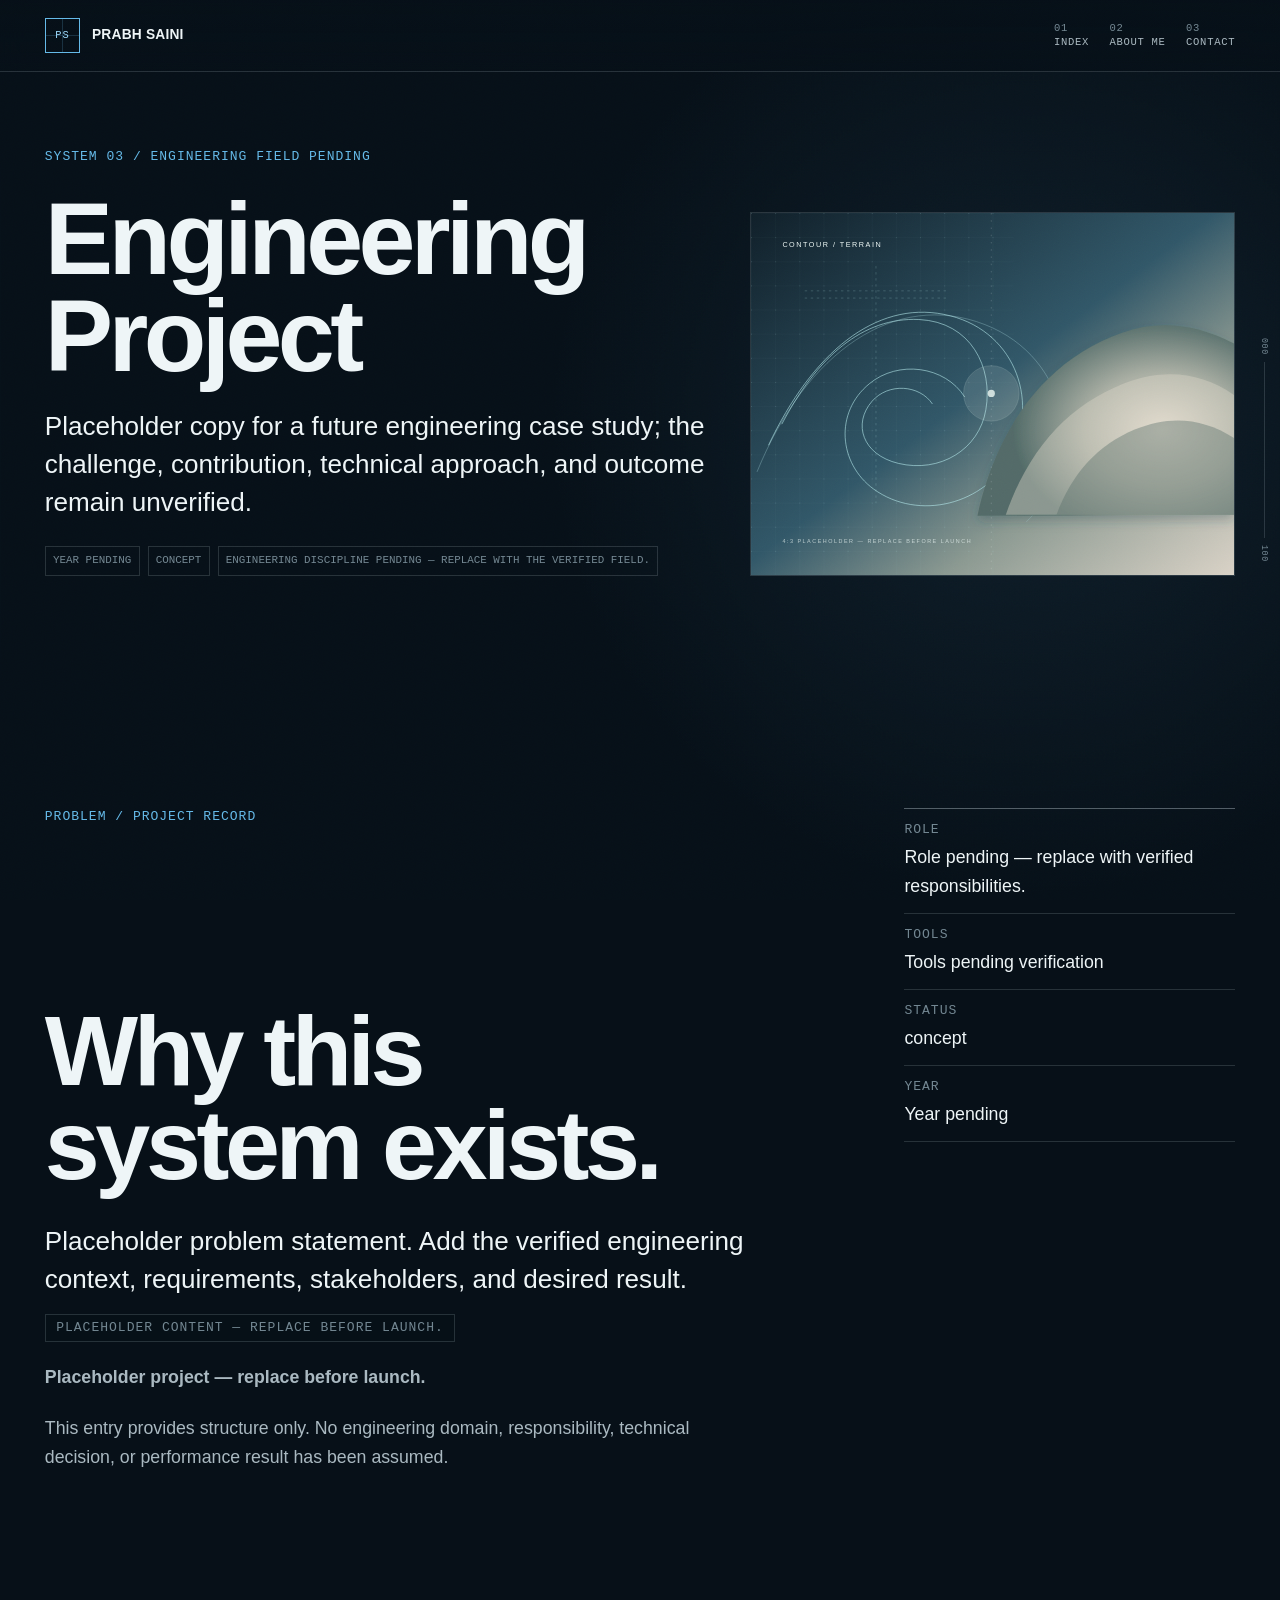
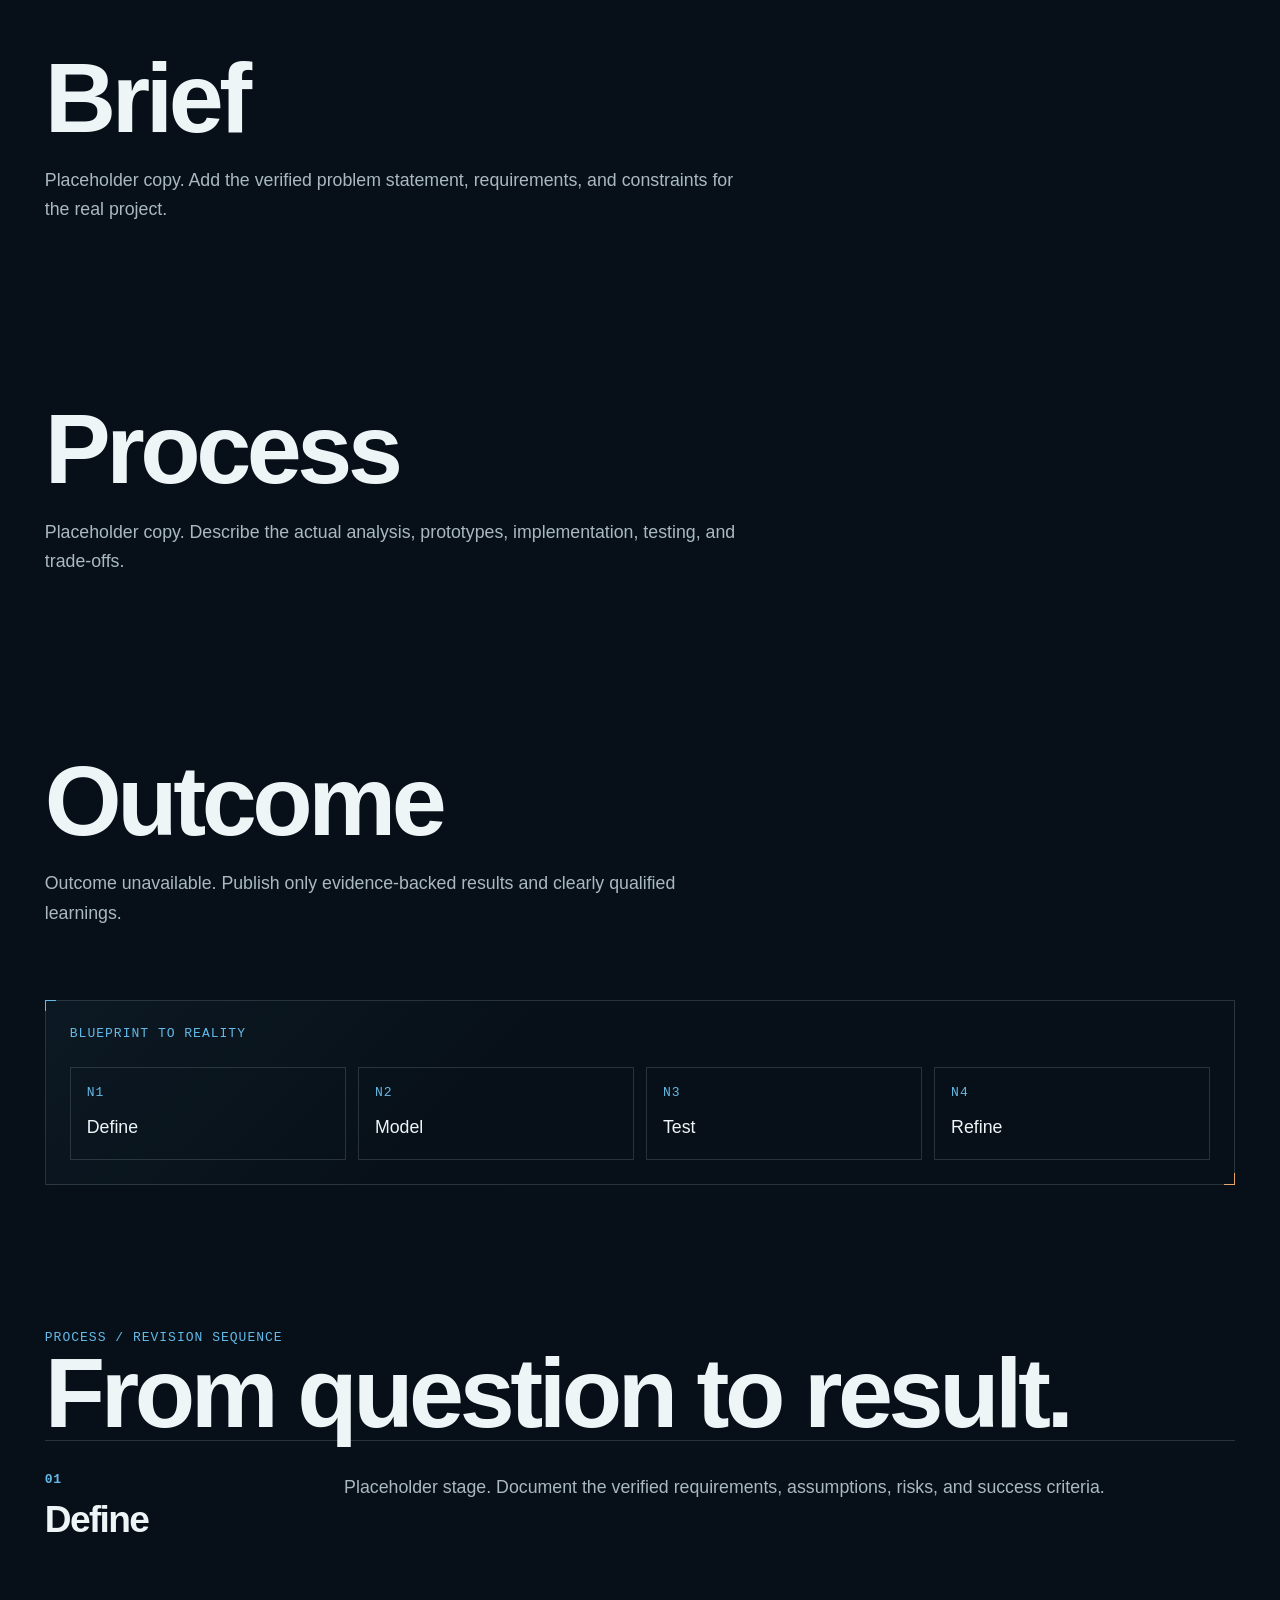
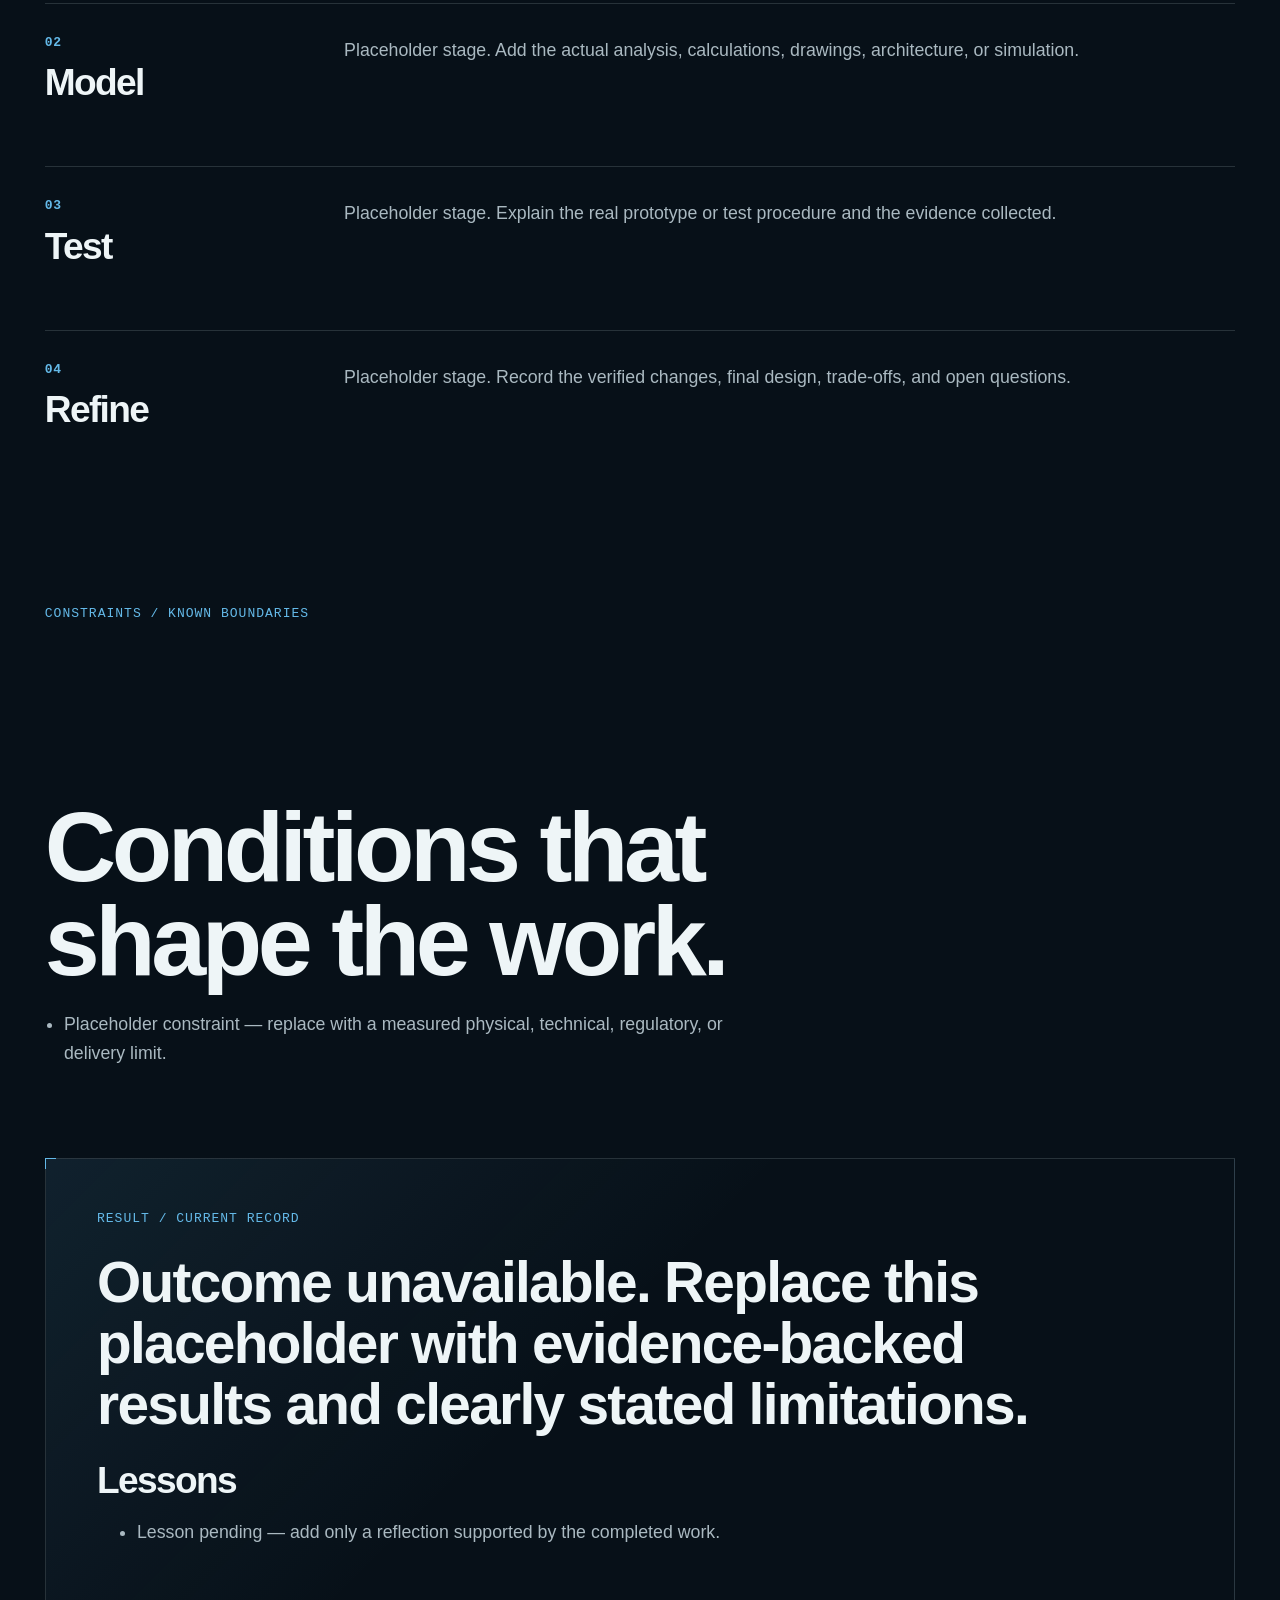
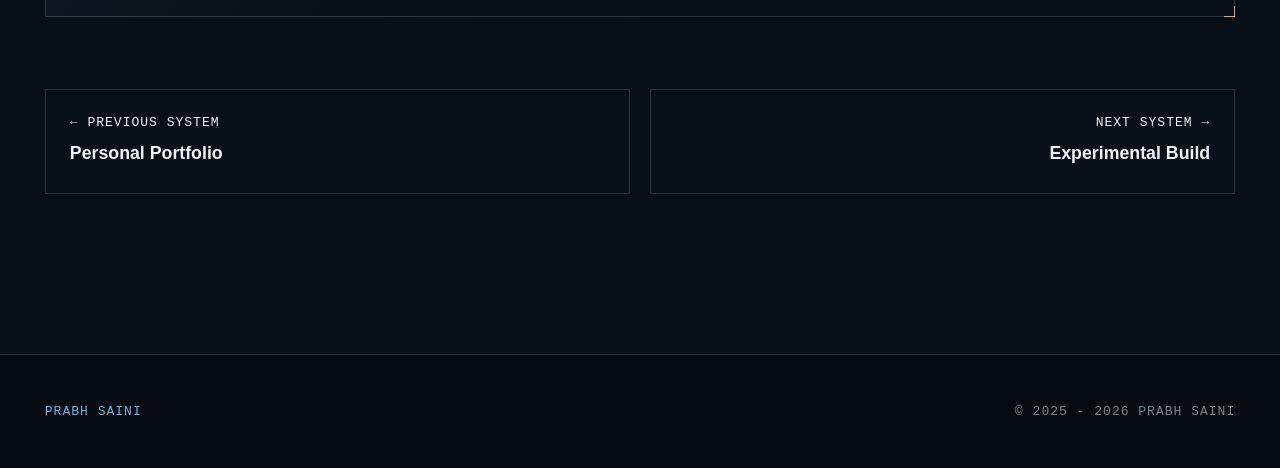
<file: projects/engineering-project/index.html>
<!DOCTYPE html><html lang="en-AU"> <head><meta charset="UTF-8"><meta name="viewport" content="width=device-width, initial-scale=1"><meta name="theme-color" content="#071018"><meta name="color-scheme" content="dark"><meta name="generator" content="Astro v7.1.1"><link rel="icon" type="image/svg+xml" href="/favicon.svg"><link rel="sitemap" href="/sitemap-index.xml"><title>Engineering Project — Prabh Saini</title> <meta name="description" content="Placeholder copy for a future engineering case study; the challenge, contribution, technical approach, and outcome remain unverified."> <link rel="canonical" href="https://prabhsaini.au/projects/engineering-project/"> <meta name="robots" content="noindex, follow"> <meta property="og:type" content="article"> <meta property="og:title" content="Engineering Project — Prabh Saini"> <meta property="og:description" content="Placeholder copy for a future engineering case study; the challenge, contribution, technical approach, and outcome remain unverified."> <meta property="og:url" content="https://prabhsaini.au/projects/engineering-project/"> <meta property="og:image" content="https://prabhsaini.au/assets/blueprint-landscape-4x3.DO-zi_Td_2qED9u.svg"> <meta property="og:site_name" content="Prabh Saini"> <meta property="og:locale" content="en_AU"> <meta name="twitter:card" content="summary_large_image"> <meta name="twitter:title" content="Engineering Project — Prabh Saini"> <meta name="twitter:description" content="Placeholder copy for a future engineering case study; the challenge, contribution, technical approach, and outcome remain unverified."> <meta name="twitter:image" content="https://prabhsaini.au/assets/blueprint-landscape-4x3.DO-zi_Td_2qED9u.svg"> <script type="application/ld+json">{"@context":"https://schema.org","@type":"CreativeWork","name":"Engineering Project","description":"Placeholder copy for a future engineering case study; the challenge, contribution, technical approach, and outcome remain unverified.","author":{"@type":"Person","name":"Prabh Saini"},"image":"https://prabhsaini.au/assets/blueprint-landscape-4x3.DO-zi_Td_2qED9u.svg","keywords":["Engineering discipline pending — replace with the verified field."]}</script><style>.project-diagram[data-astro-cid-x7adndlb]{padding:var(--space-5)}.project-diagram[data-astro-cid-x7adndlb] ol[data-astro-cid-x7adndlb]{gap:var(--space-3);margin:var(--space-5) 0 0;grid-template-columns:repeat(auto-fit,minmax(9rem,1fr));padding:0;list-style:none;display:grid}.project-diagram[data-astro-cid-x7adndlb] li[data-astro-cid-x7adndlb]{gap:var(--space-3);padding:var(--space-4);border:1px solid var(--colour-line-secondary);display:grid}.project-diagram[data-astro-cid-x7adndlb] li[data-astro-cid-x7adndlb] span[data-astro-cid-x7adndlb]{color:var(--colour-accent-blue)}.project-outcome[data-astro-cid-bkarbxif]{gap:var(--space-5);background:linear-gradient(135deg,#64b9e81a,#0000 45%);padding:clamp(1.5rem,4vw,4rem);display:grid}.project-outcome[data-astro-cid-bkarbxif] ul[data-astro-cid-bkarbxif]{color:var(--colour-text-secondary)}
</style><link rel="stylesheet" href="/assets/BaseLayout.CWZB0xAN.css"></head> <body class="project-page"> <a class="skip-link" href="#main-content">Skip to main content</a> <header class="site-header" data-site-header> <a class="site-identity" href="/" aria-label="Prabh Saini — home"> <span class="site-identity__mark" aria-hidden="true">PS</span> <span class="site-identity__text"> <strong>Prabh Saini</strong> </span> </a> <nav class="desktop-navigation" aria-label="Primary navigation"> <ol role="list"> <li> <a href="/" data-section-link="hero"> <span aria-hidden="true">01</span> Index </a> </li><li> <a href="/#about" data-section-link="about"> <span aria-hidden="true">02</span> About me </a> </li><li> <a href="/#contact" data-section-link="contact"> <span aria-hidden="true">03</span> Contact </a> </li> </ol> </nav> <details class="mobile-navigation" data-mobile-nav> <summary> <span class="visually-hidden">Primary menu</span> <span class="mobile-navigation__label technical">Index</span> <span class="mobile-navigation__icon" aria-hidden="true"><i></i><i></i></span> </summary> <div class="mobile-navigation__sheet"> <p class="eyebrow">Drawing index / Navigate</p> <nav aria-label="Mobile navigation"> <ol role="list"> <li> <a href="/"> <span class="technical">01</span> Index </a> </li><li> <a href="/#about"> <span class="technical">02</span> About me </a> </li><li> <a href="/#contact"> <span class="technical">03</span> Contact </a> </li> </ol> </nav> <p class="mobile-navigation__status technical">Static build / Revision 01</p> </div> </details> </header> <div class="scroll-progress" aria-hidden="true"> <span class="scroll-progress__label technical">000</span> <span class="scroll-progress__track"><i data-scroll-progress></i></span> <span class="scroll-progress__label technical">100</span> </div> <main id="main-content" tabindex="-1">   <header class="page-hero"> <div class="blueprint-grid" aria-hidden="true"></div> <div class="page-shell page-hero__layout"> <div class="page-hero__copy"> <p class="eyebrow">
System 03 / Engineering field pending </p> <h1>Engineering Project</h1> <p class="lede">Placeholder copy for a future engineering case study; the challenge, contribution, technical approach, and outcome remain unverified.</p> <ul class="metadata-list" role="list"> <li>Year pending</li> <li>concept</li> <li>Engineering discipline pending — replace with the verified field.</li> </ul> </div> <figure class="page-hero__media technical-frame" data-image-frame>  <img src="/assets/blueprint-landscape-4x3.DO-zi_Td_2qED9u.svg" srcset="/assets/blueprint-landscape-4x3.DO-zi_Td_21JL3z.svg 480w, /assets/blueprint-landscape-4x3.DO-zi_Td_Z1pdHjI.svg 768w, /assets/blueprint-landscape-4x3.DO-zi_Td_Z1DCHnm.svg 1024w, /assets/blueprint-landscape-4x3.DO-zi_Td_ZX3gwx.svg 1400w, /assets/blueprint-landscape-4x3.DO-zi_Td_2qED9u.svg 1600w" alt="Neutral contour-to-terrain placeholder artwork for the Engineering Project." sizes="(max-width: 48rem) 100vw, 42vw" loading="eager" fetchpriority="high" decoding="async" width="1600" height="1200"> </figure> </div> </header> <article class="section-shell page-shell"> <div class="project-overview"> <div class="prose"> <p class="eyebrow">Problem / Project record</p> <h2>Why this system exists.</h2> <p class="lede">Placeholder problem statement. Add the verified engineering context, requirements, stakeholders, and desired result.</p> <p class="revision-tag technical">Placeholder content — replace before launch.</p> <blockquote>
<p><strong>Placeholder project — replace before launch.</strong></p>
</blockquote>
<p>This entry provides structure only. No engineering domain, responsibility,
technical decision, or performance result has been assumed.</p>
<h2 id="brief">Brief</h2>
<p>Placeholder copy. Add the verified problem statement, requirements, and
constraints for the real project.</p>
<h2 id="process">Process</h2>
<p>Placeholder copy. Describe the actual analysis, prototypes, implementation,
testing, and trade-offs.</p>
<h2 id="outcome">Outcome</h2>
<p>Outcome unavailable. Publish only evidence-backed results and clearly qualified
learnings.</p>
 </div> <dl class="project-overview__meta"> <div> <dt class="technical">Role</dt> <dd>Role pending — replace with verified responsibilities.</dd> </div> <div> <dt class="technical">Tools</dt> <dd>Tools pending verification</dd> </div> <div> <dt class="technical">Status</dt> <dd>concept</dd> </div> <div> <dt class="technical">Year</dt> <dd>Year pending</dd> </div> </dl> </div> <div class="section-shell section-shell--compact"> <figure class="technical-frame project-diagram" data-reveal data-astro-cid-x7adndlb> <figcaption class="eyebrow" data-astro-cid-x7adndlb>Blueprint to reality</figcaption> <ol role="list" data-astro-cid-x7adndlb> <li data-astro-cid-x7adndlb> <span class="technical" data-astro-cid-x7adndlb>N1</span> Define </li><li data-astro-cid-x7adndlb> <span class="technical" data-astro-cid-x7adndlb>N2</span> Model </li><li data-astro-cid-x7adndlb> <span class="technical" data-astro-cid-x7adndlb>N3</span> Test </li><li data-astro-cid-x7adndlb> <span class="technical" data-astro-cid-x7adndlb>N4</span> Refine </li> </ol> </figure> </div> <section class="section-shell section-shell--compact" aria-labelledby="project-process-title"> <p class="eyebrow">Process / Revision sequence</p> <h2 id="project-process-title">From question to result.</h2> <div class="project-stage-list"> <section class="project-stage"> <h3>Define</h3> <p>Placeholder stage. Document the verified requirements, assumptions, risks, and success criteria.</p> </section><section class="project-stage"> <h3>Model</h3> <p>Placeholder stage. Add the actual analysis, calculations, drawings, architecture, or simulation.</p> </section><section class="project-stage"> <h3>Test</h3> <p>Placeholder stage. Explain the real prototype or test procedure and the evidence collected.</p> </section><section class="project-stage"> <h3>Refine</h3> <p>Placeholder stage. Record the verified changes, final design, trade-offs, and open questions.</p> </section> </div> </section> <section class="section-shell section-shell--compact prose"> <p class="eyebrow">Constraints / Known boundaries</p> <h2>Conditions that shape the work.</h2> <ul> <li>Placeholder constraint — replace with a measured physical, technical, regulatory, or delivery limit.</li> </ul> </section> <aside class="technical-frame project-outcome" data-astro-cid-bkarbxif> <p class="eyebrow" data-astro-cid-bkarbxif>Result / Current record</p> <p class="statement" data-astro-cid-bkarbxif>Outcome unavailable. Replace this placeholder with evidence-backed results and clearly stated limitations.</p> <div data-astro-cid-bkarbxif> <h3 data-astro-cid-bkarbxif>Lessons</h3> <ul data-astro-cid-bkarbxif> <li data-astro-cid-bkarbxif>Lesson pending — add only a reflection supported by the completed work.</li> </ul> </div> </aside> <nav class="project-navigation" aria-label="Project navigation"> <a href="/projects/personal-portfolio/"> <span class="technical">← Previous system</span> <strong>Personal Portfolio</strong> </a> <a href="/projects/experimental-build/"> <span class="technical">Next system →</span> <strong>Experimental Build</strong> </a> </nav> </article>   </main> <footer class="site-footer"> <div class="site-footer__identity"> <p class="eyebrow">Prabh Saini</p> </div> <div class="site-footer__meta technical"> <span>© 2025 - 2026 Prabh Saini</span> </div> </footer> <script type="module" src="/assets/BaseLayout.astro_astro_type_script_index_0_lang.DcIBcHrT.js"></script></body> </html>
</file>
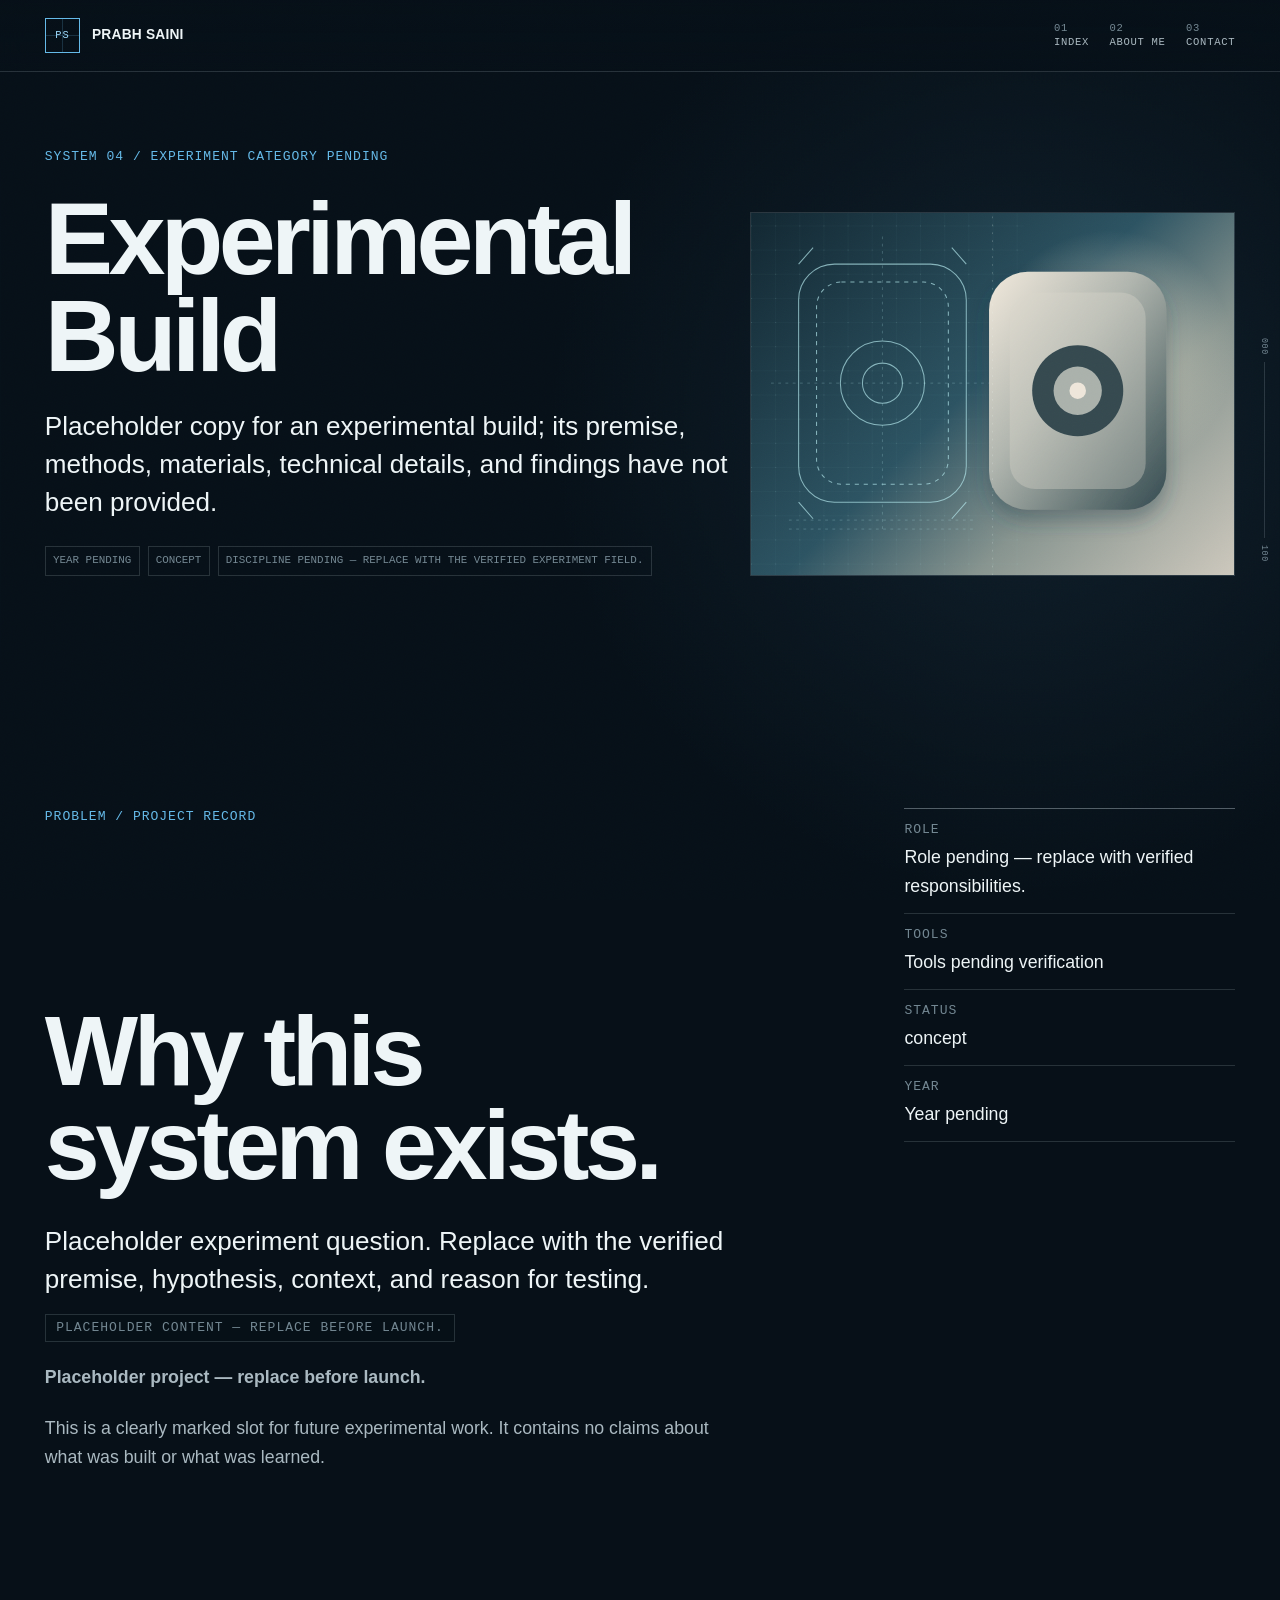
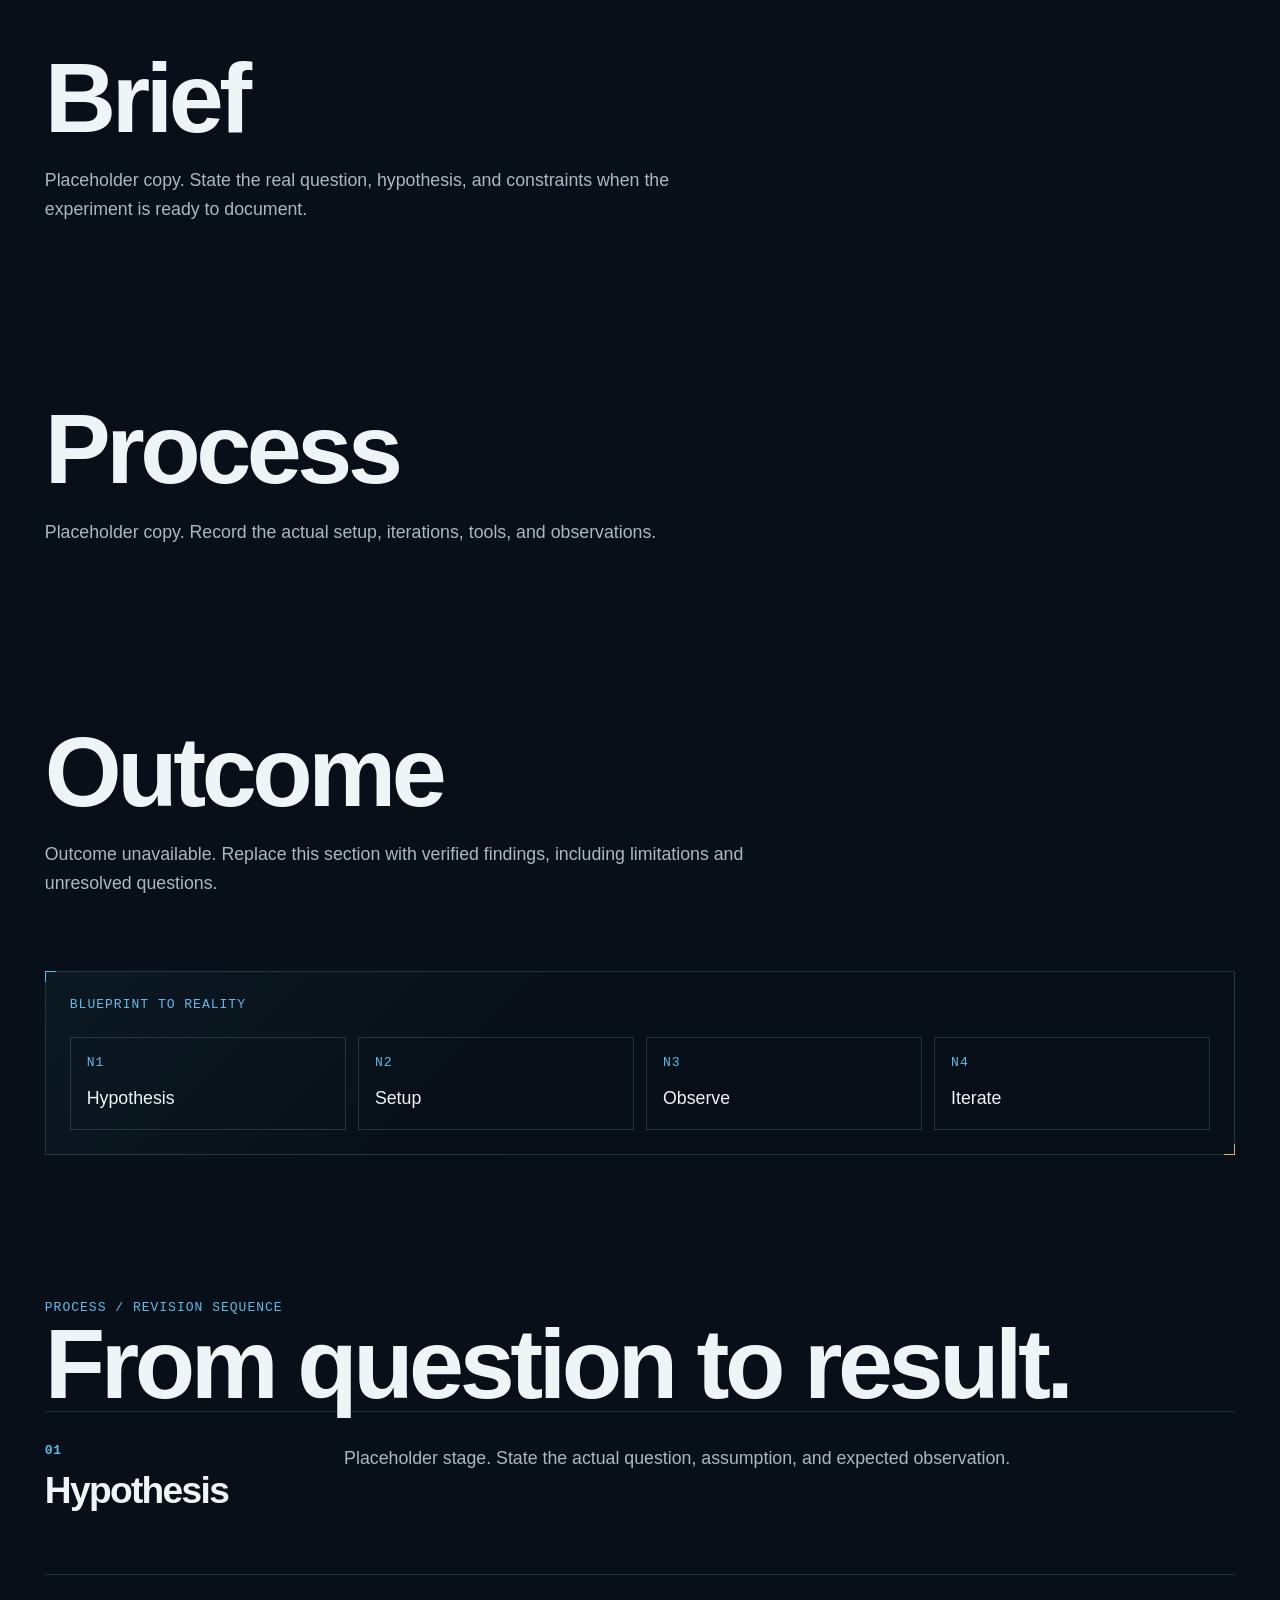
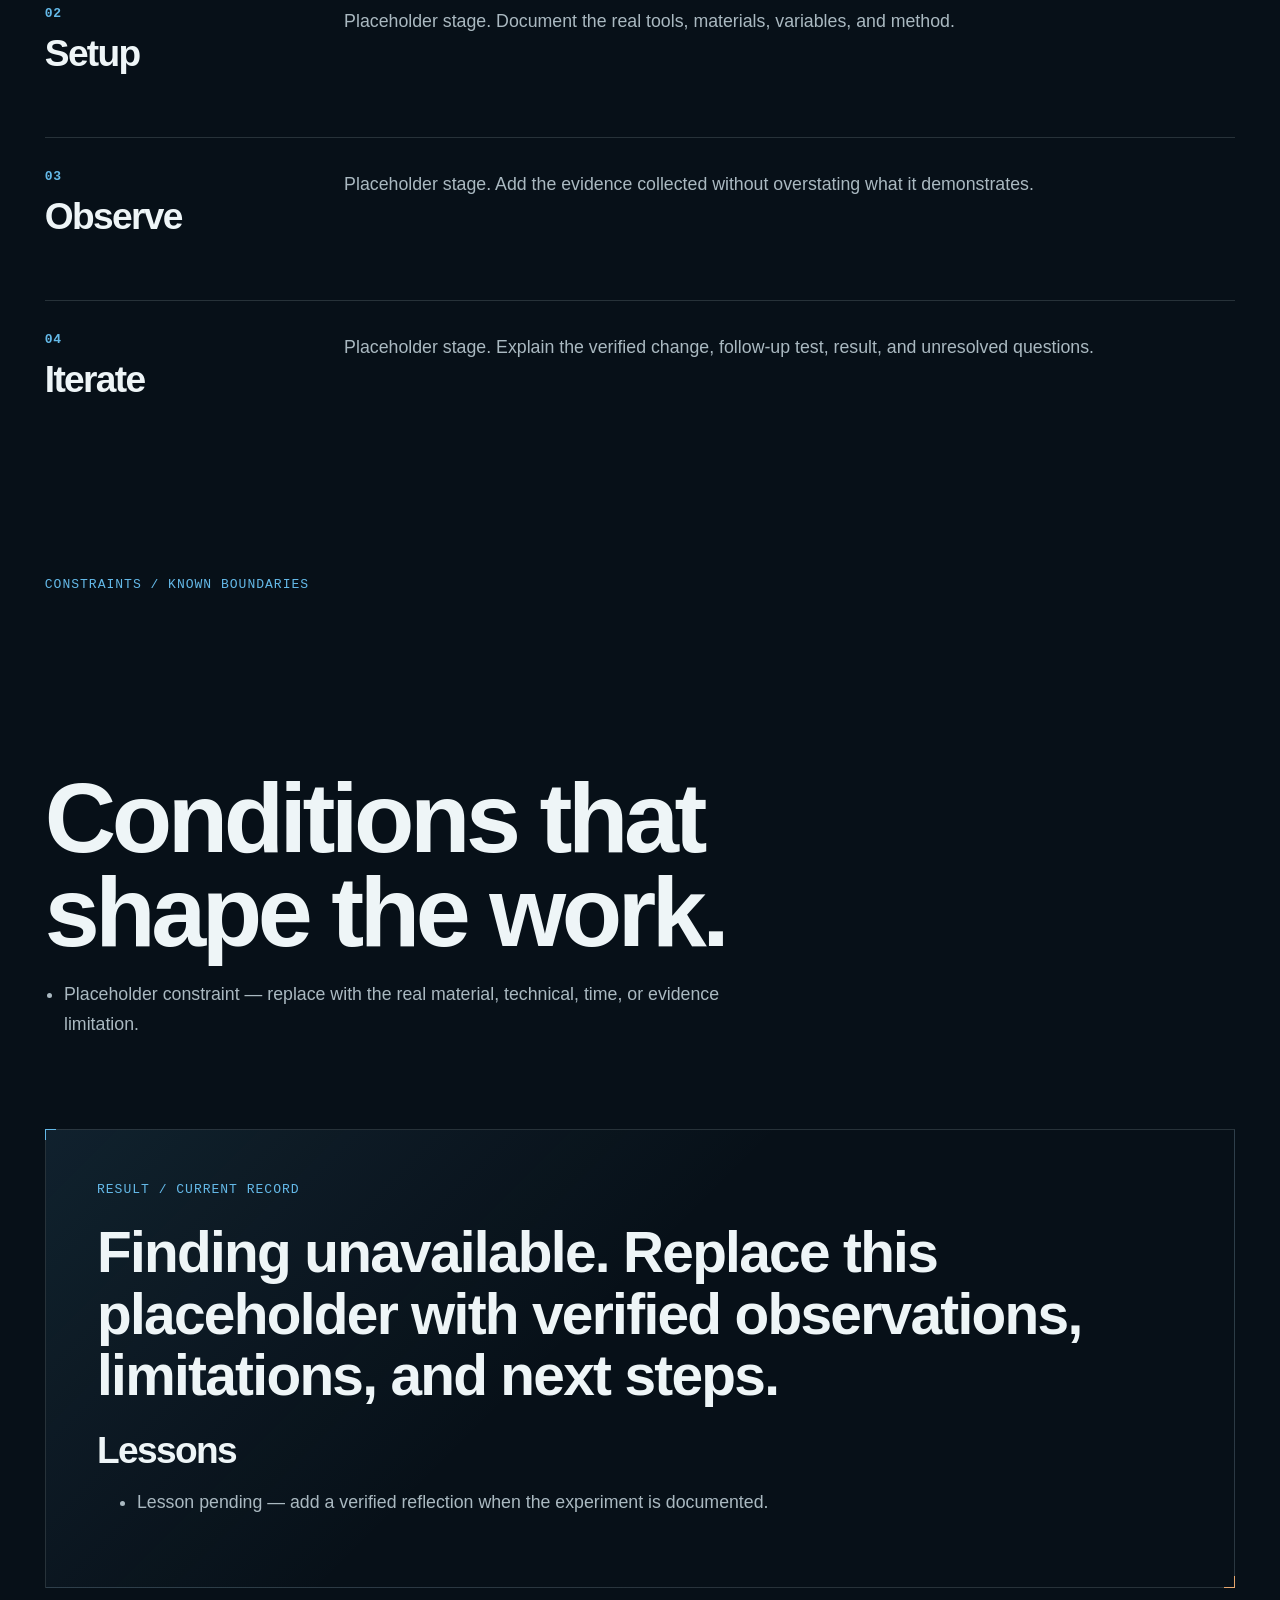
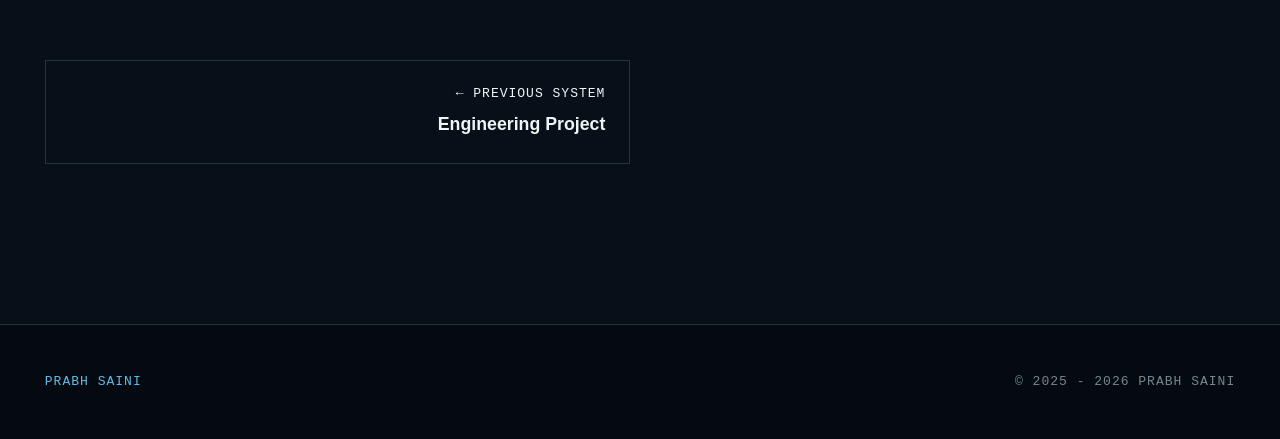
<file: projects/experimental-build/index.html>
<!DOCTYPE html><html lang="en-AU"> <head><meta charset="UTF-8"><meta name="viewport" content="width=device-width, initial-scale=1"><meta name="theme-color" content="#071018"><meta name="color-scheme" content="dark"><meta name="generator" content="Astro v7.1.1"><link rel="icon" type="image/svg+xml" href="/favicon.svg"><link rel="sitemap" href="/sitemap-index.xml"><title>Experimental Build — Prabh Saini</title> <meta name="description" content="Placeholder copy for an experimental build; its premise, methods, materials, technical details, and findings have not been provided."> <link rel="canonical" href="https://prabhsaini.au/projects/experimental-build/"> <meta name="robots" content="noindex, follow"> <meta property="og:type" content="article"> <meta property="og:title" content="Experimental Build — Prabh Saini"> <meta property="og:description" content="Placeholder copy for an experimental build; its premise, methods, materials, technical details, and findings have not been provided."> <meta property="og:url" content="https://prabhsaini.au/projects/experimental-build/"> <meta property="og:image" content="https://prabhsaini.au/assets/blueprint-square-1x1.CfmA2MK4_1oc3tp.svg"> <meta property="og:site_name" content="Prabh Saini"> <meta property="og:locale" content="en_AU"> <meta name="twitter:card" content="summary_large_image"> <meta name="twitter:title" content="Experimental Build — Prabh Saini"> <meta name="twitter:description" content="Placeholder copy for an experimental build; its premise, methods, materials, technical details, and findings have not been provided."> <meta name="twitter:image" content="https://prabhsaini.au/assets/blueprint-square-1x1.CfmA2MK4_1oc3tp.svg"> <script type="application/ld+json">{"@context":"https://schema.org","@type":"CreativeWork","name":"Experimental Build","description":"Placeholder copy for an experimental build; its premise, methods, materials, technical details, and findings have not been provided.","author":{"@type":"Person","name":"Prabh Saini"},"image":"https://prabhsaini.au/assets/blueprint-square-1x1.CfmA2MK4_1oc3tp.svg","keywords":["Discipline pending — replace with the verified experiment field."]}</script><style>.project-diagram[data-astro-cid-x7adndlb]{padding:var(--space-5)}.project-diagram[data-astro-cid-x7adndlb] ol[data-astro-cid-x7adndlb]{gap:var(--space-3);margin:var(--space-5) 0 0;grid-template-columns:repeat(auto-fit,minmax(9rem,1fr));padding:0;list-style:none;display:grid}.project-diagram[data-astro-cid-x7adndlb] li[data-astro-cid-x7adndlb]{gap:var(--space-3);padding:var(--space-4);border:1px solid var(--colour-line-secondary);display:grid}.project-diagram[data-astro-cid-x7adndlb] li[data-astro-cid-x7adndlb] span[data-astro-cid-x7adndlb]{color:var(--colour-accent-blue)}.project-outcome[data-astro-cid-bkarbxif]{gap:var(--space-5);background:linear-gradient(135deg,#64b9e81a,#0000 45%);padding:clamp(1.5rem,4vw,4rem);display:grid}.project-outcome[data-astro-cid-bkarbxif] ul[data-astro-cid-bkarbxif]{color:var(--colour-text-secondary)}
</style><link rel="stylesheet" href="/assets/BaseLayout.CWZB0xAN.css"></head> <body class="project-page"> <a class="skip-link" href="#main-content">Skip to main content</a> <header class="site-header" data-site-header> <a class="site-identity" href="/" aria-label="Prabh Saini — home"> <span class="site-identity__mark" aria-hidden="true">PS</span> <span class="site-identity__text"> <strong>Prabh Saini</strong> </span> </a> <nav class="desktop-navigation" aria-label="Primary navigation"> <ol role="list"> <li> <a href="/" data-section-link="hero"> <span aria-hidden="true">01</span> Index </a> </li><li> <a href="/#about" data-section-link="about"> <span aria-hidden="true">02</span> About me </a> </li><li> <a href="/#contact" data-section-link="contact"> <span aria-hidden="true">03</span> Contact </a> </li> </ol> </nav> <details class="mobile-navigation" data-mobile-nav> <summary> <span class="visually-hidden">Primary menu</span> <span class="mobile-navigation__label technical">Index</span> <span class="mobile-navigation__icon" aria-hidden="true"><i></i><i></i></span> </summary> <div class="mobile-navigation__sheet"> <p class="eyebrow">Drawing index / Navigate</p> <nav aria-label="Mobile navigation"> <ol role="list"> <li> <a href="/"> <span class="technical">01</span> Index </a> </li><li> <a href="/#about"> <span class="technical">02</span> About me </a> </li><li> <a href="/#contact"> <span class="technical">03</span> Contact </a> </li> </ol> </nav> <p class="mobile-navigation__status technical">Static build / Revision 01</p> </div> </details> </header> <div class="scroll-progress" aria-hidden="true"> <span class="scroll-progress__label technical">000</span> <span class="scroll-progress__track"><i data-scroll-progress></i></span> <span class="scroll-progress__label technical">100</span> </div> <main id="main-content" tabindex="-1">   <header class="page-hero"> <div class="blueprint-grid" aria-hidden="true"></div> <div class="page-shell page-hero__layout"> <div class="page-hero__copy"> <p class="eyebrow">
System 04 / Experiment category pending </p> <h1>Experimental Build</h1> <p class="lede">Placeholder copy for an experimental build; its premise, methods, materials, technical details, and findings have not been provided.</p> <ul class="metadata-list" role="list"> <li>Year pending</li> <li>concept</li> <li>Discipline pending — replace with the verified experiment field.</li> </ul> </div> <figure class="page-hero__media technical-frame" data-image-frame>  <img src="/assets/blueprint-square-1x1.CfmA2MK4_1oc3tp.svg" srcset="/assets/blueprint-square-1x1.CfmA2MK4_Z7tlOz.svg 480w, /assets/blueprint-square-1x1.CfmA2MK4_Z1zbeCf.svg 768w, /assets/blueprint-square-1x1.CfmA2MK4_10Fvcd.svg 1024w, /assets/blueprint-square-1x1.CfmA2MK4_1oc3tp.svg 1400w" alt="Neutral measured-form placeholder artwork for the Experimental Build project." sizes="(max-width: 48rem) 100vw, 42vw" loading="eager" fetchpriority="high" decoding="async" width="1400" height="1400"> </figure> </div> </header> <article class="section-shell page-shell"> <div class="project-overview"> <div class="prose"> <p class="eyebrow">Problem / Project record</p> <h2>Why this system exists.</h2> <p class="lede">Placeholder experiment question. Replace with the verified premise, hypothesis, context, and reason for testing.</p> <p class="revision-tag technical">Placeholder content — replace before launch.</p> <blockquote>
<p><strong>Placeholder project — replace before launch.</strong></p>
</blockquote>
<p>This is a clearly marked slot for future experimental work. It contains no
claims about what was built or what was learned.</p>
<h2 id="brief">Brief</h2>
<p>Placeholder copy. State the real question, hypothesis, and constraints when
the experiment is ready to document.</p>
<h2 id="process">Process</h2>
<p>Placeholder copy. Record the actual setup, iterations, tools, and observations.</p>
<h2 id="outcome">Outcome</h2>
<p>Outcome unavailable. Replace this section with verified findings, including
limitations and unresolved questions.</p>
 </div> <dl class="project-overview__meta"> <div> <dt class="technical">Role</dt> <dd>Role pending — replace with verified responsibilities.</dd> </div> <div> <dt class="technical">Tools</dt> <dd>Tools pending verification</dd> </div> <div> <dt class="technical">Status</dt> <dd>concept</dd> </div> <div> <dt class="technical">Year</dt> <dd>Year pending</dd> </div> </dl> </div> <div class="section-shell section-shell--compact"> <figure class="technical-frame project-diagram" data-reveal data-astro-cid-x7adndlb> <figcaption class="eyebrow" data-astro-cid-x7adndlb>Blueprint to reality</figcaption> <ol role="list" data-astro-cid-x7adndlb> <li data-astro-cid-x7adndlb> <span class="technical" data-astro-cid-x7adndlb>N1</span> Hypothesis </li><li data-astro-cid-x7adndlb> <span class="technical" data-astro-cid-x7adndlb>N2</span> Setup </li><li data-astro-cid-x7adndlb> <span class="technical" data-astro-cid-x7adndlb>N3</span> Observe </li><li data-astro-cid-x7adndlb> <span class="technical" data-astro-cid-x7adndlb>N4</span> Iterate </li> </ol> </figure> </div> <section class="section-shell section-shell--compact" aria-labelledby="project-process-title"> <p class="eyebrow">Process / Revision sequence</p> <h2 id="project-process-title">From question to result.</h2> <div class="project-stage-list"> <section class="project-stage"> <h3>Hypothesis</h3> <p>Placeholder stage. State the actual question, assumption, and expected observation.</p> </section><section class="project-stage"> <h3>Setup</h3> <p>Placeholder stage. Document the real tools, materials, variables, and method.</p> </section><section class="project-stage"> <h3>Observe</h3> <p>Placeholder stage. Add the evidence collected without overstating what it demonstrates.</p> </section><section class="project-stage"> <h3>Iterate</h3> <p>Placeholder stage. Explain the verified change, follow-up test, result, and unresolved questions.</p> </section> </div> </section> <section class="section-shell section-shell--compact prose"> <p class="eyebrow">Constraints / Known boundaries</p> <h2>Conditions that shape the work.</h2> <ul> <li>Placeholder constraint — replace with the real material, technical, time, or evidence limitation.</li> </ul> </section> <aside class="technical-frame project-outcome" data-astro-cid-bkarbxif> <p class="eyebrow" data-astro-cid-bkarbxif>Result / Current record</p> <p class="statement" data-astro-cid-bkarbxif>Finding unavailable. Replace this placeholder with verified observations, limitations, and next steps.</p> <div data-astro-cid-bkarbxif> <h3 data-astro-cid-bkarbxif>Lessons</h3> <ul data-astro-cid-bkarbxif> <li data-astro-cid-bkarbxif>Lesson pending — add a verified reflection when the experiment is documented.</li> </ul> </div> </aside> <nav class="project-navigation" aria-label="Project navigation"> <a href="/projects/engineering-project/"> <span class="technical">← Previous system</span> <strong>Engineering Project</strong> </a>  </nav> </article>   </main> <footer class="site-footer"> <div class="site-footer__identity"> <p class="eyebrow">Prabh Saini</p> </div> <div class="site-footer__meta technical"> <span>© 2025 - 2026 Prabh Saini</span> </div> </footer> <script type="module" src="/assets/BaseLayout.astro_astro_type_script_index_0_lang.DcIBcHrT.js"></script></body> </html>
</file>
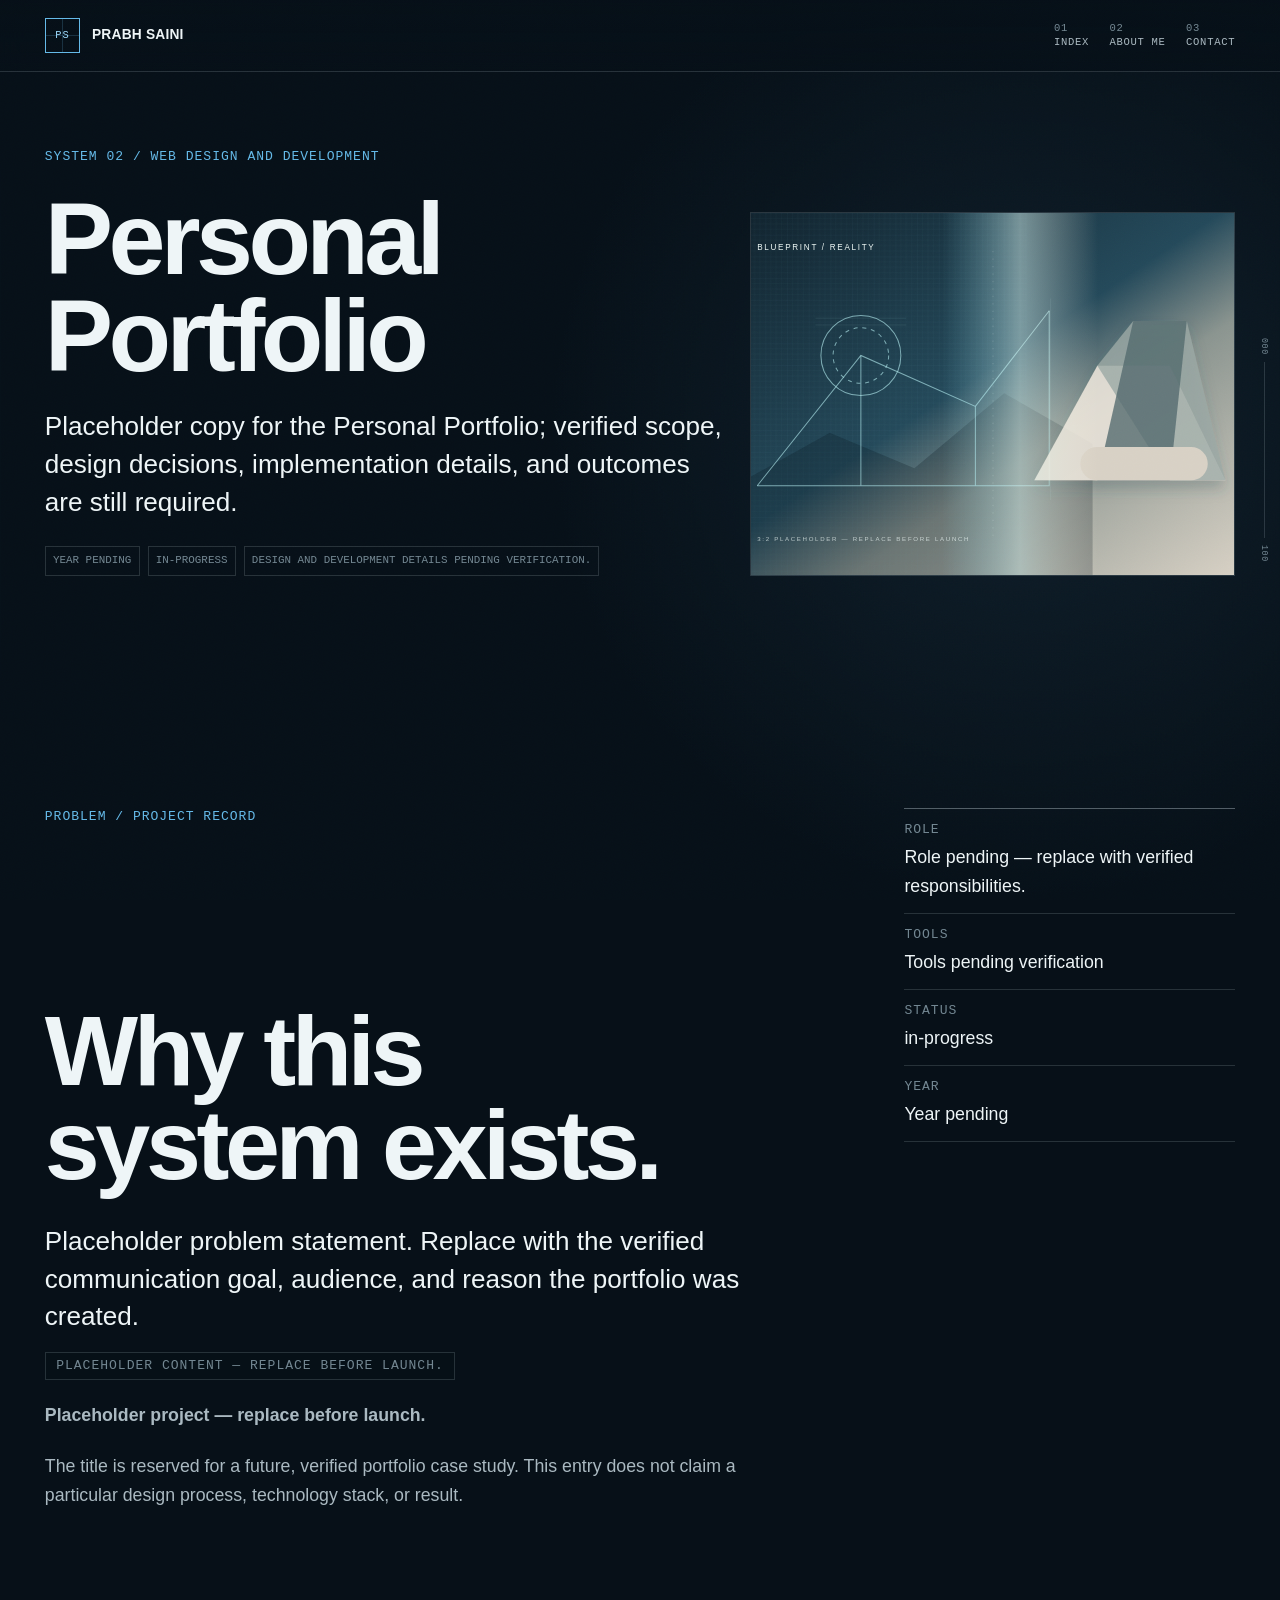
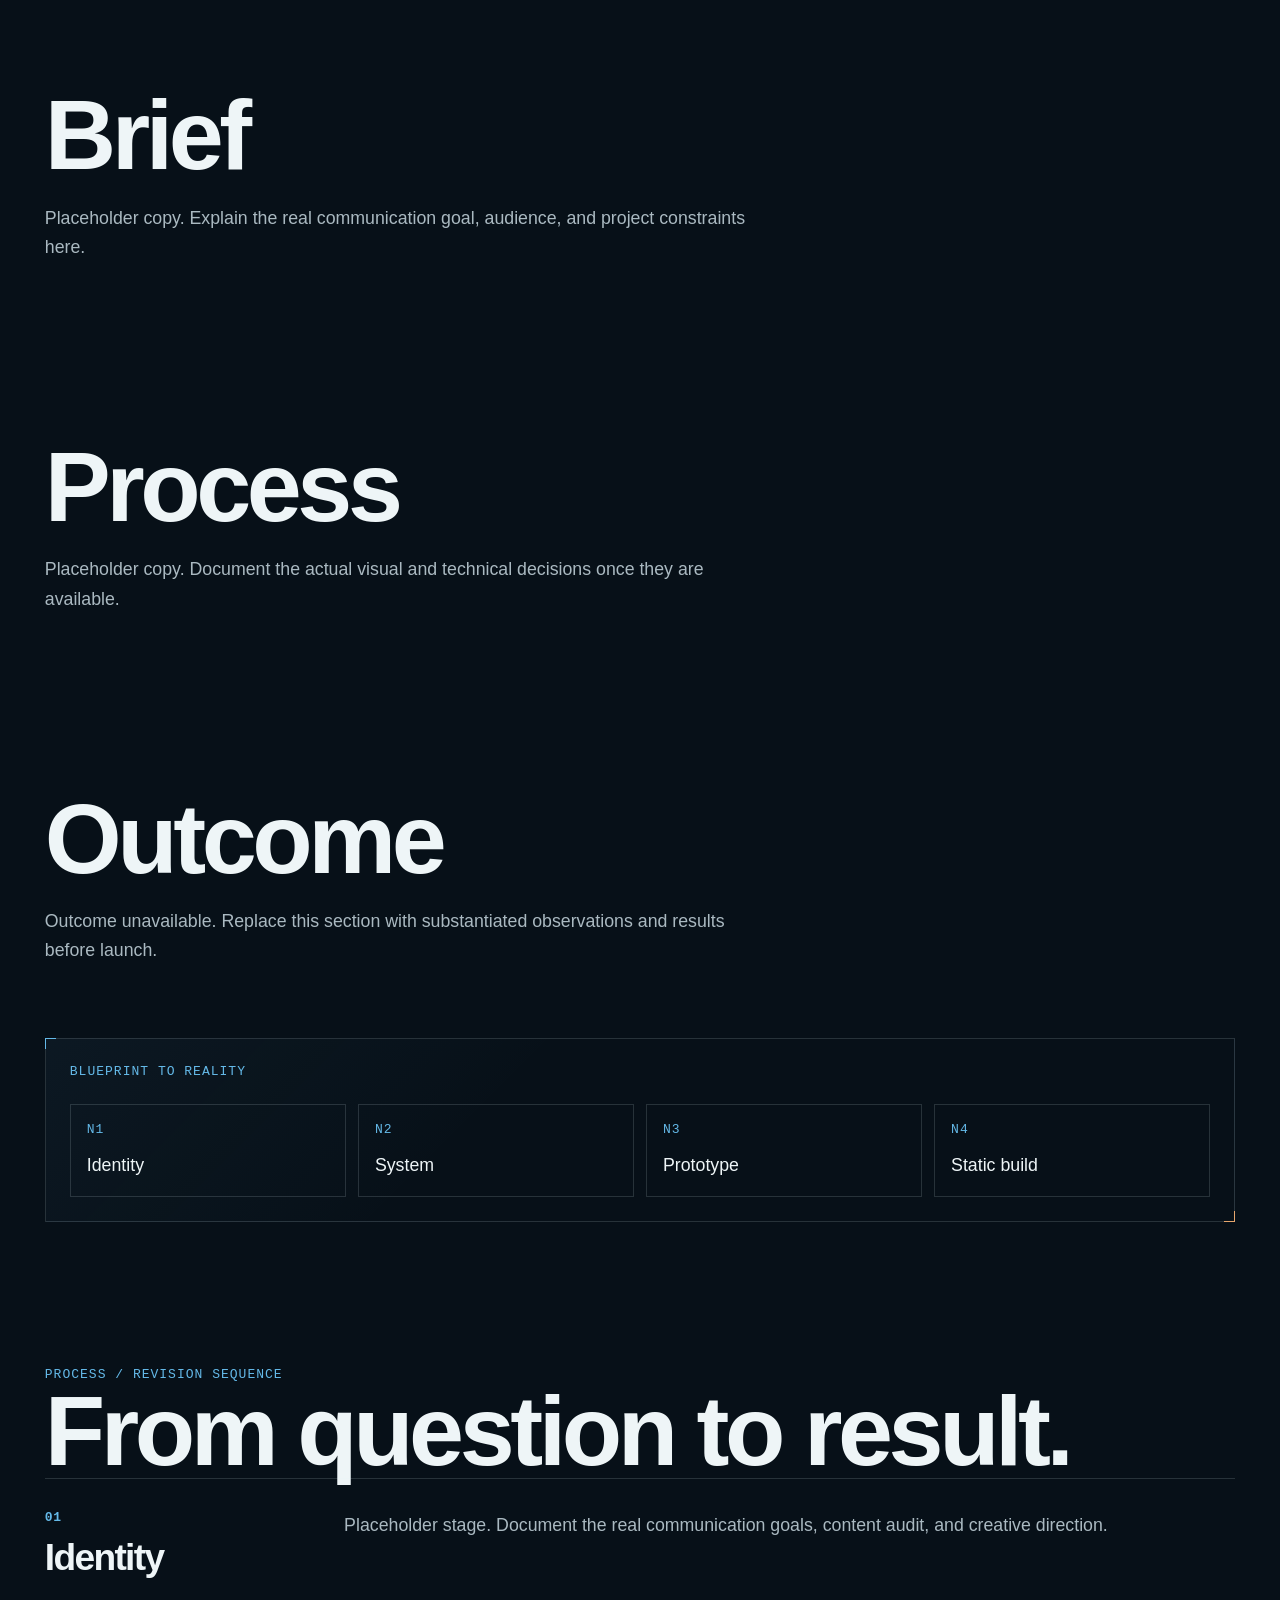
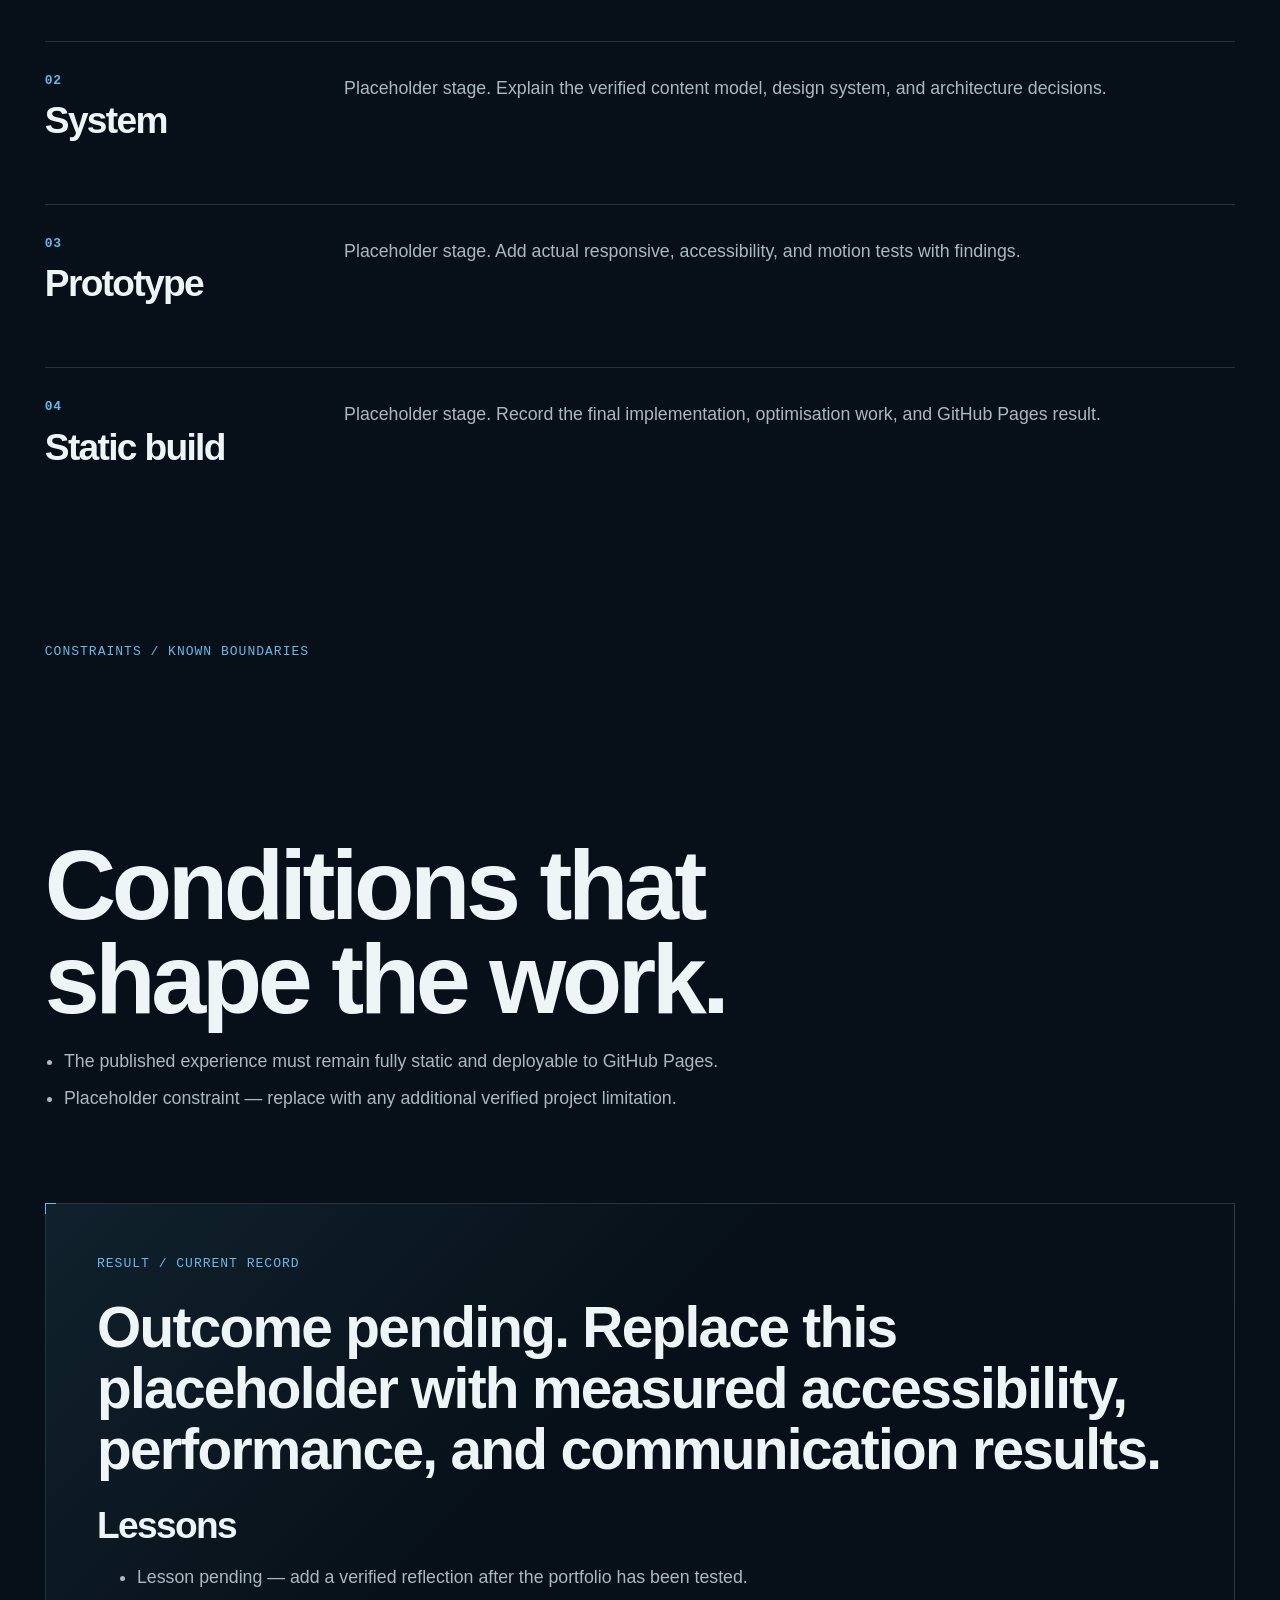
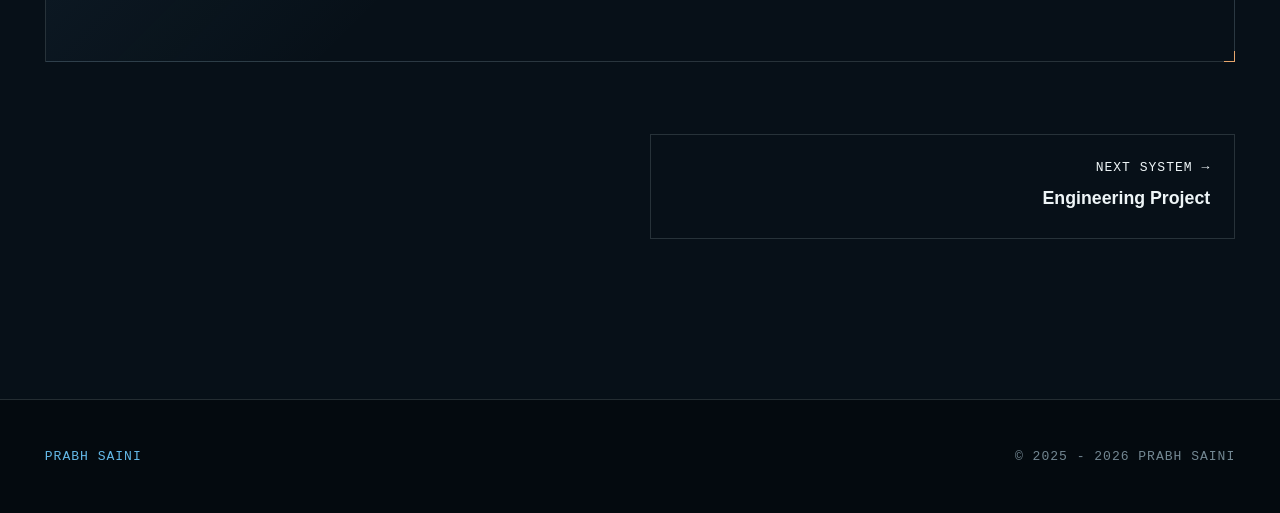
<file: projects/personal-portfolio/index.html>
<!DOCTYPE html><html lang="en-AU"> <head><meta charset="UTF-8"><meta name="viewport" content="width=device-width, initial-scale=1"><meta name="theme-color" content="#071018"><meta name="color-scheme" content="dark"><meta name="generator" content="Astro v7.1.1"><link rel="icon" type="image/svg+xml" href="/favicon.svg"><link rel="sitemap" href="/sitemap-index.xml"><title>Personal Portfolio — Prabh Saini</title> <meta name="description" content="Placeholder copy for the Personal Portfolio; verified scope, design decisions, implementation details, and outcomes are still required."> <link rel="canonical" href="https://prabhsaini.au/projects/personal-portfolio/"> <meta name="robots" content="noindex, follow"> <meta property="og:type" content="article"> <meta property="og:title" content="Personal Portfolio — Prabh Saini"> <meta property="og:description" content="Placeholder copy for the Personal Portfolio; verified scope, design decisions, implementation details, and outcomes are still required."> <meta property="og:url" content="https://prabhsaini.au/projects/personal-portfolio/"> <meta property="og:image" content="https://prabhsaini.au/assets/blueprint-landscape-3x2.D9GODDEA_Z1byOD4.svg"> <meta property="og:site_name" content="Prabh Saini"> <meta property="og:locale" content="en_AU"> <meta name="twitter:card" content="summary_large_image"> <meta name="twitter:title" content="Personal Portfolio — Prabh Saini"> <meta name="twitter:description" content="Placeholder copy for the Personal Portfolio; verified scope, design decisions, implementation details, and outcomes are still required."> <meta name="twitter:image" content="https://prabhsaini.au/assets/blueprint-landscape-3x2.D9GODDEA_Z1byOD4.svg"> <script type="application/ld+json">{"@context":"https://schema.org","@type":"CreativeWork","name":"Personal Portfolio","description":"Placeholder copy for the Personal Portfolio; verified scope, design decisions, implementation details, and outcomes are still required.","author":{"@type":"Person","name":"Prabh Saini"},"image":"https://prabhsaini.au/assets/blueprint-landscape-3x2.D9GODDEA_Z1byOD4.svg","keywords":["Design and development details pending verification."]}</script><style>.project-diagram[data-astro-cid-x7adndlb]{padding:var(--space-5)}.project-diagram[data-astro-cid-x7adndlb] ol[data-astro-cid-x7adndlb]{gap:var(--space-3);margin:var(--space-5) 0 0;grid-template-columns:repeat(auto-fit,minmax(9rem,1fr));padding:0;list-style:none;display:grid}.project-diagram[data-astro-cid-x7adndlb] li[data-astro-cid-x7adndlb]{gap:var(--space-3);padding:var(--space-4);border:1px solid var(--colour-line-secondary);display:grid}.project-diagram[data-astro-cid-x7adndlb] li[data-astro-cid-x7adndlb] span[data-astro-cid-x7adndlb]{color:var(--colour-accent-blue)}.project-outcome[data-astro-cid-bkarbxif]{gap:var(--space-5);background:linear-gradient(135deg,#64b9e81a,#0000 45%);padding:clamp(1.5rem,4vw,4rem);display:grid}.project-outcome[data-astro-cid-bkarbxif] ul[data-astro-cid-bkarbxif]{color:var(--colour-text-secondary)}
</style><link rel="stylesheet" href="/assets/BaseLayout.CWZB0xAN.css"></head> <body class="project-page"> <a class="skip-link" href="#main-content">Skip to main content</a> <header class="site-header" data-site-header> <a class="site-identity" href="/" aria-label="Prabh Saini — home"> <span class="site-identity__mark" aria-hidden="true">PS</span> <span class="site-identity__text"> <strong>Prabh Saini</strong> </span> </a> <nav class="desktop-navigation" aria-label="Primary navigation"> <ol role="list"> <li> <a href="/" data-section-link="hero"> <span aria-hidden="true">01</span> Index </a> </li><li> <a href="/#about" data-section-link="about"> <span aria-hidden="true">02</span> About me </a> </li><li> <a href="/#contact" data-section-link="contact"> <span aria-hidden="true">03</span> Contact </a> </li> </ol> </nav> <details class="mobile-navigation" data-mobile-nav> <summary> <span class="visually-hidden">Primary menu</span> <span class="mobile-navigation__label technical">Index</span> <span class="mobile-navigation__icon" aria-hidden="true"><i></i><i></i></span> </summary> <div class="mobile-navigation__sheet"> <p class="eyebrow">Drawing index / Navigate</p> <nav aria-label="Mobile navigation"> <ol role="list"> <li> <a href="/"> <span class="technical">01</span> Index </a> </li><li> <a href="/#about"> <span class="technical">02</span> About me </a> </li><li> <a href="/#contact"> <span class="technical">03</span> Contact </a> </li> </ol> </nav> <p class="mobile-navigation__status technical">Static build / Revision 01</p> </div> </details> </header> <div class="scroll-progress" aria-hidden="true"> <span class="scroll-progress__label technical">000</span> <span class="scroll-progress__track"><i data-scroll-progress></i></span> <span class="scroll-progress__label technical">100</span> </div> <main id="main-content" tabindex="-1">   <header class="page-hero"> <div class="blueprint-grid" aria-hidden="true"></div> <div class="page-shell page-hero__layout"> <div class="page-hero__copy"> <p class="eyebrow">
System 02 / Web design and development </p> <h1>Personal Portfolio</h1> <p class="lede">Placeholder copy for the Personal Portfolio; verified scope, design decisions, implementation details, and outcomes are still required.</p> <ul class="metadata-list" role="list"> <li>Year pending</li> <li>in-progress</li> <li>Design and development details pending verification.</li> </ul> </div> <figure class="page-hero__media technical-frame" data-image-frame>  <img src="/assets/blueprint-landscape-3x2.D9GODDEA_Z1byOD4.svg" srcset="/assets/blueprint-landscape-3x2.D9GODDEA_83vkn.svg 480w, /assets/blueprint-landscape-3x2.D9GODDEA_Z21oKHf.svg 768w, /assets/blueprint-landscape-3x2.D9GODDEA_1WIjrB.svg 1024w, /assets/blueprint-landscape-3x2.D9GODDEA_Le6wO.svg 1400w, /assets/blueprint-landscape-3x2.D9GODDEA_Z1byOD4.svg 1600w" alt="Neutral blueprint-to-reality placeholder artwork for the Personal Portfolio project." sizes="(max-width: 48rem) 100vw, 42vw" loading="eager" fetchpriority="high" decoding="async" width="1600" height="1067"> </figure> </div> </header> <article class="section-shell page-shell"> <div class="project-overview"> <div class="prose"> <p class="eyebrow">Problem / Project record</p> <h2>Why this system exists.</h2> <p class="lede">Placeholder problem statement. Replace with the verified communication goal, audience, and reason the portfolio was created.</p> <p class="revision-tag technical">Placeholder content — replace before launch.</p> <blockquote>
<p><strong>Placeholder project — replace before launch.</strong></p>
</blockquote>
<p>The title is reserved for a future, verified portfolio case study. This entry
does not claim a particular design process, technology stack, or result.</p>
<h2 id="brief">Brief</h2>
<p>Placeholder copy. Explain the real communication goal, audience, and project
constraints here.</p>
<h2 id="process">Process</h2>
<p>Placeholder copy. Document the actual visual and technical decisions once they
are available.</p>
<h2 id="outcome">Outcome</h2>
<p>Outcome unavailable. Replace this section with substantiated observations and
results before launch.</p>
 </div> <dl class="project-overview__meta"> <div> <dt class="technical">Role</dt> <dd>Role pending — replace with verified responsibilities.</dd> </div> <div> <dt class="technical">Tools</dt> <dd>Tools pending verification</dd> </div> <div> <dt class="technical">Status</dt> <dd>in-progress</dd> </div> <div> <dt class="technical">Year</dt> <dd>Year pending</dd> </div> </dl> </div> <div class="section-shell section-shell--compact"> <figure class="technical-frame project-diagram" data-reveal data-astro-cid-x7adndlb> <figcaption class="eyebrow" data-astro-cid-x7adndlb>Blueprint to reality</figcaption> <ol role="list" data-astro-cid-x7adndlb> <li data-astro-cid-x7adndlb> <span class="technical" data-astro-cid-x7adndlb>N1</span> Identity </li><li data-astro-cid-x7adndlb> <span class="technical" data-astro-cid-x7adndlb>N2</span> System </li><li data-astro-cid-x7adndlb> <span class="technical" data-astro-cid-x7adndlb>N3</span> Prototype </li><li data-astro-cid-x7adndlb> <span class="technical" data-astro-cid-x7adndlb>N4</span> Static build </li> </ol> </figure> </div> <section class="section-shell section-shell--compact" aria-labelledby="project-process-title"> <p class="eyebrow">Process / Revision sequence</p> <h2 id="project-process-title">From question to result.</h2> <div class="project-stage-list"> <section class="project-stage"> <h3>Identity</h3> <p>Placeholder stage. Document the real communication goals, content audit, and creative direction.</p> </section><section class="project-stage"> <h3>System</h3> <p>Placeholder stage. Explain the verified content model, design system, and architecture decisions.</p> </section><section class="project-stage"> <h3>Prototype</h3> <p>Placeholder stage. Add actual responsive, accessibility, and motion tests with findings.</p> </section><section class="project-stage"> <h3>Static build</h3> <p>Placeholder stage. Record the final implementation, optimisation work, and GitHub Pages result.</p> </section> </div> </section> <section class="section-shell section-shell--compact prose"> <p class="eyebrow">Constraints / Known boundaries</p> <h2>Conditions that shape the work.</h2> <ul> <li>The published experience must remain fully static and deployable to GitHub Pages.</li><li>Placeholder constraint — replace with any additional verified project limitation.</li> </ul> </section> <aside class="technical-frame project-outcome" data-astro-cid-bkarbxif> <p class="eyebrow" data-astro-cid-bkarbxif>Result / Current record</p> <p class="statement" data-astro-cid-bkarbxif>Outcome pending. Replace this placeholder with measured accessibility, performance, and communication results.</p> <div data-astro-cid-bkarbxif> <h3 data-astro-cid-bkarbxif>Lessons</h3> <ul data-astro-cid-bkarbxif> <li data-astro-cid-bkarbxif>Lesson pending — add a verified reflection after the portfolio has been tested.</li> </ul> </div> </aside> <nav class="project-navigation" aria-label="Project navigation"> <span></span> <a href="/projects/engineering-project/"> <span class="technical">Next system →</span> <strong>Engineering Project</strong> </a> </nav> </article>   </main> <footer class="site-footer"> <div class="site-footer__identity"> <p class="eyebrow">Prabh Saini</p> </div> <div class="site-footer__meta technical"> <span>© 2025 - 2026 Prabh Saini</span> </div> </footer> <script type="module" src="/assets/BaseLayout.astro_astro_type_script_index_0_lang.DcIBcHrT.js"></script></body> </html>
</file>
<file: assets/BaseLayout.CWZB0xAN.css>
:root{--colour-background-primary:#071018;--colour-background-secondary:#0b1721;--colour-background-deep:#040a0f;--colour-surface:#101f2b;--colour-surface-elevated:#152735;--colour-line-primary:#deeef557;--colour-line-secondary:#deeef526;--colour-grid:#73b5dc17;--colour-text-primary:#eef5f7;--colour-text-secondary:#aab9c1;--colour-text-muted:#738792;--colour-accent-blue:#64b9e8;--colour-accent-bright:#9ddcff;--colour-accent-warm:#e6a66d;--colour-focus:#bce9ff;--colour-error:#ff8f8f;--colour-success:#84c9b1;--font-display:"Arial Narrow", "Aptos Display", "Segoe UI Variable Display", "Segoe UI", sans-serif;--font-body:"Aptos", "Segoe UI Variable Text", "Segoe UI", sans-serif;--font-technical:"Cascadia Mono", "SFMono-Regular", Consolas, "Liberation Mono", monospace;--step--1:clamp(.75rem, .72rem + .12vw, .82rem);--step-0:clamp(1rem, .95rem + .2vw, 1.125rem);--step-1:clamp(1.25rem, 1.11rem + .65vw, 1.65rem);--step-2:clamp(1.6rem, 1.32rem + 1.25vw, 2.4rem);--step-3:clamp(2.1rem, 1.55rem + 2.5vw, 3.75rem);--step-4:clamp(3rem, 1.7rem + 5.6vw, 6.75rem);--step-hero:clamp(4.1rem, 1.35rem + 11vw, 11.8rem);--space-1:.25rem;--space-2:.5rem;--space-3:.75rem;--space-4:1rem;--space-5:1.5rem;--space-6:2rem;--space-7:3rem;--space-8:4.5rem;--space-9:7rem;--space-10:10rem;--page-gutter:clamp(1rem, 3.5vw, 4.5rem);--content-max:94rem;--reading-max:44rem;--header-height:4.5rem;--grid-columns:12;--grid-gap:clamp(.75rem, 1.5vw, 1.5rem);--line-hairline:1px;--radius-small:.2rem;--radius-medium:.6rem;--shadow-deep:0 2rem 6rem #00000061;--focus-ring:0 0 0 3px #bce9ff47;--ease-interface:cubic-bezier(.22, 1, .36, 1);--ease-cinematic:cubic-bezier(.76, 0, .24, 1);--duration-fast:.18s;--duration-medium:.42s;--duration-slow:.9s}@media (width<=64rem){:root{--grid-columns:6;--header-height:4rem;--space-10:8rem}}@media (width<=40rem){:root{--grid-columns:4;--page-gutter:clamp(1rem, 4.5vw, 1.5rem);--space-9:5rem;--space-10:6rem}}*,:before,:after{box-sizing:border-box}html{scroll-behavior:smooth;text-size-adjust:100%}body,h1,h2,h3,h4,p,figure,blockquote,dl,dd{margin:0}body{min-width:20rem;min-height:100vh}ul[role=list],ol[role=list]{margin:0;padding:0;list-style:none}img,picture,svg,canvas,video{max-width:100%;display:block}img{height:auto}button,input,textarea,select{font:inherit}button,a{-webkit-tap-highlight-color:transparent}button{border:0}table{border-collapse:collapse}:target{scroll-margin-block:calc(var(--header-height) + 1.5rem)}@media (prefers-reduced-motion:reduce){html{scroll-behavior:auto}}body{font-family:var(--font-body);font-size:var(--step-0);color:var(--colour-text-primary);font-synthesis:none;text-rendering:optimizelegibility;line-height:1.65}h1,h2,h3,h4,.display-type{font-family:var(--font-display);letter-spacing:-.045em;text-wrap:balance;font-weight:650;line-height:.95}h1{font-size:var(--step-hero)}h2{font-size:var(--step-4)}h3{font-size:var(--step-2);line-height:1.08}h4{font-size:var(--step-1);line-height:1.2}p{color:var(--colour-text-secondary)}.technical,.eyebrow,.meta,.annotation{font-family:var(--font-technical);font-size:var(--step--1);letter-spacing:.075em;text-transform:uppercase;line-height:1.35}.eyebrow{color:var(--colour-accent-blue)}.lede{max-width:48rem;font-size:var(--step-1);color:var(--colour-text-primary);line-height:1.45}.statement{font-family:var(--font-display);font-size:var(--step-3);letter-spacing:-.03em;color:var(--colour-text-primary);text-wrap:balance;font-weight:560;line-height:1.08}.prose{max-width:var(--reading-max)}.prose>*+*{margin-block-start:1.2em}.prose h2,.prose h3{margin-block-start:1.8em}.prose ul,.prose ol{color:var(--colour-text-secondary);padding-inline-start:1.2rem}.prose li+li{margin-block-start:.45rem}@media (width<=40rem){h1,h2,h3{letter-spacing:-.035em}}.blueprint-grid{z-index:-1;pointer-events:none;background-image:linear-gradient(to right, var(--colour-grid) 1px, transparent 1px), linear-gradient(to bottom, var(--colour-grid) 1px, transparent 1px), linear-gradient(to right, #73b5dc0a 1px, transparent 1px), linear-gradient(to bottom, #73b5dc0a 1px, transparent 1px);background-position:50%;background-size:clamp(4rem,7vw,7rem) clamp(4rem,7vw,7rem),clamp(4rem,7vw,7rem) clamp(4rem,7vw,7rem),1rem 1rem,1rem 1rem;position:absolute;inset:0;mask-image:linear-gradient(#000,#000000b3 70%,#0000)}.technical-frame{border:1px solid var(--colour-line-secondary);background:linear-gradient(135deg,#64b9e80d,#0000 38%);position:relative}.technical-frame:before,.technical-frame:after{content:"";pointer-events:none;width:.7rem;height:.7rem;position:absolute}.technical-frame:before{border-block-start:1px solid var(--colour-accent-blue);border-inline-start:1px solid var(--colour-accent-blue);inset:-1px auto auto -1px}.technical-frame:after{border-inline-end:1px solid var(--colour-accent-warm);border-block-end:1px solid var(--colour-accent-warm);inset:auto -1px -1px auto}.crop-marks{pointer-events:none;background:linear-gradient(var(--colour-line-primary), var(--colour-line-primary)) 0 0 / 1.1rem 1px no-repeat, linear-gradient(var(--colour-line-primary), var(--colour-line-primary)) 0 0 / 1px 1.1rem no-repeat, linear-gradient(var(--colour-line-primary), var(--colour-line-primary)) 100% 0 / 1.1rem 1px no-repeat, linear-gradient(var(--colour-line-primary), var(--colour-line-primary)) 100% 0 / 1px 1.1rem no-repeat, linear-gradient(var(--colour-line-primary), var(--colour-line-primary)) 0 100% / 1.1rem 1px no-repeat, linear-gradient(var(--colour-line-primary), var(--colour-line-primary)) 0 100% / 1px 1.1rem no-repeat, linear-gradient(var(--colour-line-primary), var(--colour-line-primary)) 100% 100% / 1.1rem 1px no-repeat, linear-gradient(var(--colour-line-primary), var(--colour-line-primary)) 100% 100% / 1px 1.1rem no-repeat;position:absolute;inset:-.7rem}.dimension-line{align-items:center;gap:var(--space-3);color:var(--colour-text-muted);display:flex}.dimension-line:before,.dimension-line:after{content:"";background:var(--colour-line-secondary);flex:1;height:1px}.section-marker{align-items:center;gap:var(--space-3);color:var(--colour-accent-blue);display:inline-flex}.section-marker:before{content:"";opacity:.65;background:linear-gradient(currentColor,currentColor) 50%/1px 100% no-repeat,linear-gradient(90deg,currentColor,currentColor) 50%/100% 1px no-repeat;border:1px solid;width:1.35rem;height:1.35rem}.revision-tag{border:1px solid var(--colour-line-secondary);min-height:1.75rem;color:var(--colour-text-muted);background:#071018b3;align-items:center;padding-inline:.65rem;display:inline-flex}.focus-reticle{aspect-ratio:1;pointer-events:none;border:1px solid #9ddcffa6;width:clamp(4rem,8vw,7.5rem);position:absolute;inset:50% auto auto 50%;transform:translate(-50%,-50%)}.focus-reticle:before,.focus-reticle:after{content:"";background:#9ddcff80;position:absolute;inset:50% auto auto 50%;transform:translate(-50%,-50%)}.focus-reticle:before{width:145%;height:1px}.focus-reticle:after{width:1px;height:145%}.coordinate-label{color:var(--colour-text-muted);white-space:nowrap}.construction-line{background:linear-gradient(90deg, transparent, var(--colour-line-primary), transparent);transform-origin:0;height:1px}.blueprint-reveal{clip-path:inset(0);transition:clip-path var(--duration-slow) var(--ease-cinematic), filter var(--duration-slow) var(--ease-cinematic)}[data-motion=ready] .blueprint-reveal:not(.is-visible){clip-path:inset(0 100% 0 0);filter:saturate(.2)}@media (width<=40rem){.blueprint-grid{opacity:.72;background-size:4.5rem 4.5rem,4.5rem 4.5rem,1rem 1rem,1rem 1rem}}html{background:var(--colour-background-primary);scrollbar-color:var(--colour-accent-blue) var(--colour-background-deep)}body{background:radial-gradient(circle at 80% 8%, #64b9e817, transparent 30rem), var(--colour-background-primary);overflow-x:clip}body:before{z-index:1000;content:"";pointer-events:none;opacity:.17;mix-blend-mode:soft-light;background-image:url("data:image/svg+xml,%3Csvg viewBox='0 0 180 180' xmlns='http://www.w3.org/2000/svg'%3E%3Cfilter id='n'%3E%3CfeTurbulence type='fractalNoise' baseFrequency='.9' numOctaves='3' stitchTiles='stitch'/%3E%3C/filter%3E%3Crect width='100%25' height='100%25' filter='url(%23n)' opacity='.42'/%3E%3C/svg%3E");background-size:180px;position:fixed;inset:0}body.navigation-open{overflow:hidden}::selection{color:var(--colour-background-deep);background:var(--colour-accent-bright)}a{color:inherit;text-underline-offset:.23em;text-decoration-thickness:1px}a:hover{color:var(--colour-accent-bright)}:focus-visible{outline:2px solid var(--colour-focus);outline-offset:4px;box-shadow:var(--focus-ring)}.skip-link{inset:0 auto auto var(--page-gutter);z-index:2000;color:var(--colour-background-primary);background:var(--colour-focus);transition:transform var(--duration-fast) var(--ease-interface);padding:.8rem 1rem;position:fixed;transform:translateY(-140%)}.skip-link:focus{transform:translateY(.75rem)}.visually-hidden{clip:rect(0, 0, 0, 0)!important;white-space:nowrap!important;border:0!important;width:1px!important;height:1px!important;margin:-1px!important;padding:0!important;position:absolute!important;overflow:hidden!important}.page-shell{width:min(100% - (2 * var(--page-gutter)), var(--content-max));margin-inline:auto}.content-grid{grid-template-columns:repeat(var(--grid-columns), minmax(0, 1fr));gap:var(--grid-gap);display:grid}.section-shell{padding-block:var(--space-10);position:relative}.section-shell--compact{padding-block:var(--space-8)}.section-heading{align-items:end;gap:var(--space-7);grid-template-columns:minmax(0,4fr) minmax(16rem,2fr);margin-block-end:var(--space-8);display:grid}.section-heading>div>*+*{margin-block-start:var(--space-4)}.section-heading>p{max-width:36rem}.section-indicator{align-items:center;gap:var(--space-4);color:var(--colour-text-muted);grid-template-columns:auto minmax(2rem,1fr) auto auto;margin-block-end:var(--space-7);display:grid}.section-indicator__line{background:linear-gradient(90deg, var(--colour-line-primary), transparent);height:1px}.actions{gap:var(--space-3);flex-wrap:wrap;display:flex}.button{border:1px solid var(--colour-accent-blue);min-height:3rem;font-family:var(--font-technical);font-size:var(--step--1);letter-spacing:.06em;text-transform:uppercase;color:var(--colour-background-deep);background:var(--colour-accent-blue);transition:color var(--duration-fast), background var(--duration-fast), border-color var(--duration-fast), transform var(--duration-fast);justify-content:center;align-items:center;gap:.7rem;padding:.75rem 1.1rem;text-decoration:none;display:inline-flex;position:relative}.button:hover{color:var(--colour-background-deep);background:var(--colour-accent-bright);border-color:var(--colour-accent-bright);transform:translateY(-2px)}.button--secondary{color:var(--colour-text-primary);border-color:var(--colour-line-primary);background:0 0}.button--secondary:hover{color:var(--colour-text-primary);background:#64b9e81a}.text-link{font-family:var(--font-technical);font-size:var(--step--1);letter-spacing:.05em;text-transform:uppercase;color:var(--colour-accent-bright);align-items:center;gap:.5rem;display:inline-flex}.site-header{z-index:500;height:var(--header-height);justify-content:space-between;align-items:center;gap:var(--space-5);padding-inline:var(--page-gutter);border-block-end:1px solid var(--colour-line-secondary);backdrop-filter:blur(14px);background:linear-gradient(#071018f2,#071018cc);display:flex;position:fixed;inset:0 0 auto}.site-identity{align-items:center;gap:var(--space-3);text-decoration:none;display:inline-flex}.site-identity__mark{aspect-ratio:1;border:1px solid var(--colour-accent-blue);width:2.2rem;font-family:var(--font-technical);letter-spacing:.08em;color:var(--colour-accent-bright);background:linear-gradient(90deg,#0000 49%,#64b9e833 50%,#0000 51%),linear-gradient(#0000 49%,#64b9e833 50%,#0000 51%);place-items:center;font-size:.65rem;display:grid}.site-identity__text{line-height:1.05;display:grid}.site-identity__text strong{font-family:var(--font-display);letter-spacing:.015em;text-transform:uppercase;font-size:.86rem}.site-identity__text small{font-family:var(--font-technical);letter-spacing:.06em;color:var(--colour-text-muted);text-transform:uppercase;margin-block-start:.3rem;font-size:.55rem}.desktop-navigation ol{align-items:center;gap:clamp(.8rem,1.6vw,1.8rem);display:flex}.desktop-navigation a{font-family:var(--font-technical);letter-spacing:.065em;text-transform:uppercase;color:var(--colour-text-secondary);flex-direction:column;font-size:.66rem;line-height:1.25;text-decoration:none;display:flex}.desktop-navigation a>span{color:var(--colour-text-muted);transition:color var(--duration-fast)}.desktop-navigation a:hover,.desktop-navigation a[aria-current=location]{color:var(--colour-text-primary)}.desktop-navigation a[aria-current=location]>span{color:var(--colour-accent-blue)}.mobile-navigation{display:none}.scroll-progress{z-index:450;color:var(--colour-text-muted);justify-items:center;gap:.45rem;display:grid;position:fixed;inset:50% .65rem auto auto;transform:translateY(-50%)}.scroll-progress__label{writing-mode:vertical-rl;font-size:.52rem}.scroll-progress__track{background:var(--colour-line-secondary);width:1px;height:min(22vh,11rem);display:block;position:relative}.scroll-progress__track i{background:var(--colour-accent-blue);transform-origin:top;display:block;position:absolute;inset:0;transform:scaleY(0)}.hero{min-height:100svh;padding-block:calc(var(--header-height) + var(--space-7)) var(--space-7);isolation:isolate;align-items:end;display:grid;position:relative}.hero:after{z-index:-1;content:"";background:linear-gradient(transparent, var(--colour-background-primary));pointer-events:none;height:15rem;position:absolute;inset:auto 0 0}.hero__calibration{inset:calc(var(--header-height) + 2rem) var(--page-gutter) auto;color:var(--colour-text-muted);justify-content:space-between;display:flex;position:absolute}.hero__scan{z-index:4;pointer-events:none;background:linear-gradient(90deg, transparent, var(--colour-accent-bright), transparent);opacity:0;height:1px;position:absolute;inset:0}.hero[data-intro=running] .hero__scan{opacity:.35;animation:2.2s linear .4s scan}.hero__layout{gap:var(--grid-gap);width:min(100% - (2 * var(--page-gutter)), var(--content-max));grid-template-columns:repeat(12,minmax(0,1fr));margin-inline:auto;display:grid;position:relative}.hero__identity{z-index:3;pointer-events:none;grid-column:1/-1;align-self:end;padding-block-start:4rem;position:relative}.hero__discipline{align-items:center;gap:var(--space-4);color:var(--colour-accent-blue);margin-block-end:var(--space-3);display:flex}.hero__discipline:after{content:"";background:var(--colour-line-primary);width:clamp(4rem,15vw,12rem);height:1px}.hero__name{z-index:2;text-transform:uppercase;text-shadow:0 0 3rem #071018e6;max-width:13ch;position:relative}.hero__name span{display:block}.hero__name span:last-child{color:#0000;-webkit-text-stroke:1px var(--colour-text-primary);margin-inline-start:clamp(1.5rem,11vw,10rem)}.hero__photograph{z-index:1;aspect-ratio:1;pointer-events:none;grid-area:1/10/auto/-1;place-self:start end;width:min(28vw,13.5rem);margin:0;position:relative;overflow:visible}.hero__photograph img{object-fit:contain;width:100%;height:100%;display:block}.hero__support{z-index:5;gap:var(--space-5);pointer-events:auto;grid-column:1/span 5;align-self:end;margin-block-start:var(--space-6);display:grid;position:relative}.hero__support .lede{max-width:35rem}.hero__quote{padding:var(--space-5);border-inline-start:1px solid var(--colour-accent-warm);backdrop-filter:blur(10px);background:#071018bf;grid-column:7/-1;align-self:end}.hero__quote blockquote{font-family:var(--font-display);color:var(--colour-text-primary);font-size:clamp(1.05rem,1.5vw,1.45rem);font-style:italic;line-height:1.4}.hero__skip{inset:calc(var(--header-height) + 4rem) var(--page-gutter) auto auto;z-index:20;border:1px solid var(--colour-line-primary);color:var(--colour-text-secondary);cursor:pointer;background:#071018d1;padding:.5rem .7rem;position:absolute;display:none!important}.hero__skip[hidden]{display:none}.focus-reticle__label{color:var(--colour-accent-bright);white-space:nowrap;position:absolute;inset:calc(100% + .5rem) auto auto 0}.profile-specification{gap:var(--grid-gap);grid-template-columns:repeat(12,minmax(0,1fr));align-items:start;display:grid}.profile-specification__image{aspect-ratio:4/5;grid-column:1/span 5;position:relative;overflow:hidden}.profile-specification__image img{object-fit:cover;filter:saturate(.72)contrast(1.05);width:100%;height:100%;transition:filter 1.2s var(--ease-cinematic)}.profile-specification__image.is-visible img{filter:saturate()contrast()}.profile-specification__image figcaption{color:var(--colour-text-primary);background:#071018c7;padding:.45rem .6rem;position:absolute;inset:auto 1rem 1rem}.profile-specification__content{gap:var(--space-6);grid-column:7/-1;display:grid}.profile-specification__biography{gap:var(--space-4);display:grid}.specification-list{border-block-start:1px solid var(--colour-line-secondary);grid-template-columns:repeat(2,minmax(0,1fr));display:grid}.specification-list>div{padding:var(--space-4);border-inline-end:1px solid var(--colour-line-secondary);border-block-end:1px solid var(--colour-line-secondary)}.specification-list dt{color:var(--colour-text-muted);margin-block-end:.45rem}.specification-list dd{color:var(--colour-text-primary)}.principles-list{gap:var(--space-2);flex-wrap:wrap;display:flex}.principles-list li{border:1px solid var(--colour-line-secondary);font-family:var(--font-technical);font-size:var(--step--1);color:var(--colour-text-secondary);padding:.45rem .65rem}.manifesto{background:linear-gradient(90deg, #64b9e80a, transparent 42%, #e6a66d0a), var(--colour-background-secondary);border-block:1px solid var(--colour-line-secondary);overflow:hidden}.manifesto__diagram{gap:var(--space-6);grid-template-columns:1fr minmax(17rem,.7fr) 1fr;align-items:center;min-height:34rem;display:grid;position:relative}.practice-path{gap:var(--space-3);display:grid}.practice-path__heading{border-block-end:1px solid var(--colour-line-primary);justify-content:space-between;padding-block-end:var(--space-3);display:flex}.practice-path ol{gap:var(--space-2);counter-reset:practice;display:grid}.practice-path li{gap:var(--space-3);border:1px solid var(--colour-line-secondary);counter-increment:practice;background:#0710186b;grid-template-columns:auto 1fr;align-items:center;padding:.75rem;display:grid}.practice-path li:before{content:counter(practice, decimal-leading-zero);font-family:var(--font-technical);font-size:var(--step--1);color:var(--colour-text-muted)}.manifesto__shared{z-index:2;gap:var(--space-4);padding:var(--space-6);text-align:center;background:var(--colour-background-primary);display:grid;position:relative}.shared-nodes{flex-wrap:wrap;justify-content:center;gap:.4rem;display:flex}.shared-nodes span{border:1px solid var(--colour-line-secondary);color:var(--colour-text-muted);padding:.35rem .5rem}.manifesto__connection{z-index:0;background:linear-gradient(90deg, var(--colour-accent-blue), var(--colour-line-primary), var(--colour-accent-warm));height:1px;position:absolute;inset:50% 8%}.project-register{gap:var(--grid-gap);grid-template-columns:repeat(12,minmax(0,1fr));display:grid}.project-card{border:1px solid var(--colour-line-secondary);background:var(--colour-background-secondary);min-height:34rem;transition:transform var(--duration-medium) var(--ease-interface), border-color var(--duration-medium), box-shadow var(--duration-medium);grid-column:span 6;grid-template-rows:auto 1fr;display:grid;position:relative;overflow:hidden}.project-card:nth-child(3n+1){grid-column:span 7}.project-card:nth-child(3n+2){grid-column:span 5}.project-card:hover,.project-card:focus-within{border-color:var(--colour-line-primary);transform:translateY(-.35rem);box-shadow:0 1.6rem 4rem #00000040}.project-card__image{background:linear-gradient(var(--colour-grid) 1px, transparent 1px), linear-gradient(90deg, var(--colour-grid) 1px, transparent 1px), var(--colour-surface);background-size:2rem 2rem;min-height:17rem;position:relative;overflow:hidden}.project-card__image img{object-fit:cover;filter:saturate(.55);width:100%;height:100%;min-height:17rem;transition:filter .7s var(--ease-cinematic), transform .9s var(--ease-cinematic)}.project-card:hover .project-card__image img,.project-card:focus-within .project-card__image img{filter:saturate();transform:scale(1.025)}.project-card__number{z-index:2;color:var(--colour-accent-bright);background:#071018cc;padding:.35rem .5rem;position:absolute;inset:1rem auto auto 1rem}.project-card__content{gap:var(--space-4);padding:var(--space-5);align-content:start;display:grid}.project-card__content h3 a{text-decoration:none}.project-card__content h3 a:after{content:"";position:absolute;inset:0}.project-card__meta,.metadata-list{gap:var(--space-2);flex-wrap:wrap;display:flex}.project-card__meta span,.metadata-list li{border:1px solid var(--colour-line-secondary);font-family:var(--font-technical);color:var(--colour-text-muted);text-transform:uppercase;padding:.32rem .45rem;font-size:.68rem}.featured-project{padding:var(--space-8);background:linear-gradient(135deg, #64b9e81f, transparent 45%), var(--colour-background-secondary);border:1px solid var(--colour-line-primary);margin-block-start:var(--space-9);position:relative;overflow:hidden}.featured-project__header{gap:var(--space-6);grid-template-columns:1fr auto;align-items:end;margin-block-end:var(--space-7);display:grid}.featured-project__header>div{gap:var(--space-3);display:grid}.featured-project__stages{gap:var(--space-3);grid-template-columns:repeat(4,1fr);display:grid}.featured-project__stage{min-height:15rem;padding:var(--space-4);border:1px solid var(--colour-line-secondary);background:#071018a3;position:relative}.featured-project__stage:after{content:"→";color:var(--colour-accent-blue);position:absolute;inset:auto -.9rem 50% auto;transform:translateY(50%)}.featured-project__stage:last-child:after{display:none}.featured-project__stage h4{margin-block:var(--space-7) var(--space-3)}.photographic-interlude{background:var(--colour-background-deep);place-items:center;min-height:92svh;display:grid;position:relative;overflow:hidden}.photographic-interlude__frame{width:min(92%,100rem);height:min(76svh,58rem);position:relative;overflow:hidden}.photographic-interlude__frame img{object-fit:cover;width:100%;height:100%}.photographic-interlude__frame:after{content:"";background:linear-gradient(#0000 55%,#040a0f94);position:absolute;inset:0}.photographic-interlude__caption{inset:auto var(--space-5) var(--space-5);z-index:2;justify-content:space-between;align-items:end;gap:var(--space-4);display:flex;position:absolute}.photographic-interlude__caption h2{max-width:9ch;font-size:var(--step-3)}.photography-section{background:radial-gradient(circle at 15% 20%, #e6a66d14, transparent 25rem), var(--colour-background-primary)}.category-filter{gap:var(--space-2);flex-wrap:wrap;margin-block-end:var(--space-6);display:none}.js .category-filter{display:flex}.category-filter button{border:1px solid var(--colour-line-secondary);min-height:2.75rem;font-family:var(--font-technical);font-size:var(--step--1);letter-spacing:.05em;text-transform:uppercase;color:var(--colour-text-secondary);cursor:pointer;background:0 0;padding:.55rem .75rem}.category-filter button:hover,.category-filter button[aria-pressed=true]{border-color:var(--colour-accent-warm);color:var(--colour-text-primary);background:#e6a66d17}.photography-grid{grid-template-columns:repeat(12,minmax(0,1fr));grid-auto-flow:dense;gap:var(--grid-gap);display:grid}.photography-card{background:var(--colour-surface);grid-column:span 4;position:relative;overflow:hidden}.photography-card:nth-child(7n+1){grid-column:span 7}.photography-card:nth-child(7n+2){grid-column:span 5}.photography-card:nth-child(7n+5){grid-column:span 8}.photography-card[hidden]{display:none}.photography-card__button{width:100%;color:inherit;text-align:start;cursor:zoom-in;background:0 0;padding:0;text-decoration:none;display:block;position:relative}.photography-card__media{aspect-ratio:var(--photo-ratio,4 / 3);display:block;position:relative;overflow:hidden}.photography-card__media img{object-fit:cover;width:100%;height:100%;transition:transform .9s var(--ease-cinematic), filter .9s var(--ease-cinematic)}.photography-card__button:hover img,.photography-card__button:focus-visible img{filter:contrast(1.04)saturate(1.05);transform:scale(1.035)}.photography-card__index{z-index:2;color:var(--colour-text-primary);background:#071018b8;padding:.3rem .45rem;position:absolute;inset:.75rem auto auto .75rem}.photography-card__caption{gap:var(--space-3);padding:var(--space-3);border:1px solid var(--colour-line-secondary);border-block-start:0;grid-template-columns:1fr auto;display:grid}.photography-card__caption strong{font-weight:550}.photography-card__caption span{color:var(--colour-text-muted)}.filter-status{min-height:1.4em;margin-block:calc(-1 * var(--space-4)) var(--space-5);color:var(--colour-text-muted);display:none}.js .filter-status{display:block}.photo-lightbox{border:1px solid var(--colour-line-primary);width:min(94vw,92rem);max-width:none;max-height:92svh;color:var(--colour-text-primary);background:var(--colour-background-deep);padding:0;box-shadow:0 3rem 10rem #000000bf}.photo-lightbox::backdrop{backdrop-filter:blur(8px);background:#02070ae0}.photo-lightbox__layout{grid-template-columns:minmax(0,1fr) minmax(16rem,22rem);max-height:90svh;display:grid}.photo-lightbox__media{background:#020608;place-items:center;min-height:60vh;display:grid;overflow:hidden}.photo-lightbox__media img{object-fit:contain;max-width:100%;max-height:88svh}.photo-lightbox__details{gap:var(--space-5);padding:var(--space-5);border-inline-start:1px solid var(--colour-line-secondary);grid-template-rows:auto 1fr auto;display:grid;overflow-y:auto}.photo-lightbox__close{border:1px solid var(--colour-line-primary);width:2.75rem;height:2.75rem;color:var(--colour-text-primary);cursor:pointer;background:0 0;justify-self:end}.photo-lightbox__copy{align-content:start;gap:var(--space-3);display:grid}.photo-lightbox__controls{gap:var(--space-2);grid-template-columns:1fr 1fr;display:grid}.photo-lightbox__controls button{border:1px solid var(--colour-line-secondary);min-height:2.75rem;color:var(--colour-text-primary);cursor:pointer;background:0 0}.process-diagram{gap:var(--space-5) var(--grid-gap);counter-reset:process;grid-template-columns:repeat(4,minmax(0,1fr));display:grid;position:relative}.process-diagram:before{content:"";background:linear-gradient(90deg, var(--colour-accent-blue), var(--colour-accent-warm));opacity:.45;height:1px;position:absolute;inset:2.2rem 0 auto}.process-step{gap:var(--space-4);counter-increment:process;padding-block-start:4.8rem;display:grid;position:relative}.process-step:before{aspect-ratio:1;border:1px solid var(--colour-accent-blue);content:counter(process, decimal-leading-zero);width:2rem;font-family:var(--font-technical);color:var(--colour-accent-bright);background:var(--colour-background-primary);place-items:center;font-size:.6rem;display:grid;position:absolute;inset:1.25rem auto auto 0}.process-step__practice{padding:var(--space-4);border:1px solid var(--colour-line-secondary)}.process-step__practice p{margin-block-start:var(--space-2);font-size:.93rem}.process-step__practice--photo{border-color:#e6a66d47}.timeline{gap:0;display:grid;position:relative}.timeline:before{content:"";background:linear-gradient(var(--colour-accent-blue), var(--colour-line-secondary));width:1px;position:absolute;inset:0 auto 0 calc(25% - 1px)}.timeline-entry{border-block-start:1px solid var(--colour-line-secondary);grid-template-columns:25% 1fr;min-height:15rem;display:grid;position:relative}.timeline-entry:last-child{border-block-end:1px solid var(--colour-line-secondary)}.timeline-entry__revision{align-content:start;gap:var(--space-2);padding:var(--space-5);display:grid}.timeline-entry__content{gap:var(--space-5);padding:var(--space-5);grid-template-columns:minmax(0,1fr) minmax(11rem,.6fr);display:grid}.timeline-entry__content>div{align-content:start;gap:var(--space-3);display:grid}.timeline-entry__image{aspect-ratio:3/2;background:var(--colour-surface);overflow:hidden}.timeline-entry__image img{object-fit:cover;width:100%;height:100%}.timeline-entry--current{border:1px dashed var(--colour-accent-blue);background:repeating-linear-gradient(-45deg,#0000,#0000 1rem,#64b9e808 1rem 2rem)}.contact-brief{gap:var(--space-8);border:1px solid var(--colour-line-primary);background:radial-gradient(circle at 100% 0%, #e6a66d1f, transparent 28rem), linear-gradient(135deg, #64b9e814, transparent 55%), var(--colour-background-secondary);grid-template-columns:minmax(0,1.2fr) minmax(20rem,.8fr);padding:clamp(1.5rem,5vw,5rem);display:grid;position:relative;overflow:hidden}.contact-brief__copy{gap:var(--space-5);align-content:start;display:grid}.contact-brief__links{border-block-start:1px solid var(--colour-line-primary);align-content:start;display:grid}.contact-link{gap:var(--space-4);min-height:4rem;padding:var(--space-3);border-block-end:1px solid var(--colour-line-secondary);grid-template-columns:auto 1fr auto;align-items:center;text-decoration:none;display:grid}.contact-link__number{color:var(--colour-text-muted)}.availability-status{align-items:center;gap:var(--space-3);color:var(--colour-text-secondary);display:flex}.availability-status:before{aspect-ratio:1;content:"";background:var(--colour-success);border-radius:50%;width:.55rem;box-shadow:0 0 .8rem #84c9b17a}.site-footer{gap:var(--space-7);padding:var(--space-7) var(--page-gutter);border-block-start:1px solid var(--colour-line-secondary);background:var(--colour-background-deep);grid-template-columns:1fr auto;align-items:end;display:grid}.site-footer__identity p+p{margin-block-start:var(--space-2);font-size:.9rem}.site-footer nav,.social-links{gap:var(--space-4);flex-wrap:wrap;list-style:none;display:flex}.site-footer nav a,.social-links a{font-family:var(--font-technical);font-size:var(--step--1);text-transform:uppercase}.social-links{grid-column:1;padding:0}.social-links a{gap:.35rem;display:inline-flex}.site-footer__meta{gap:var(--space-4);color:var(--colour-text-muted);flex-wrap:wrap;grid-area:1/2;justify-content:end;display:flex}.page-hero{min-height:72svh;padding-block:calc(var(--header-height) + var(--space-8)) var(--space-8);align-items:end;display:grid;position:relative;overflow:hidden}.page-hero__layout{z-index:2;gap:var(--grid-gap);grid-template-columns:repeat(12,minmax(0,1fr));align-items:end;display:grid;position:relative}.page-hero__copy{gap:var(--space-5);grid-column:1/span 7;display:grid}.page-hero__copy h1{overflow-wrap:anywhere;font-size:clamp(3.2rem,8vw,8rem)}.page-hero__media{aspect-ratio:4/3;grid-column:8/-1;overflow:hidden}.page-hero__media img{object-fit:cover;width:100%;height:100%}.project-overview{gap:var(--space-8);grid-template-columns:minmax(0,1fr) minmax(18rem,.42fr);display:grid}.project-overview__meta{border-block-start:1px solid var(--colour-line-primary);align-content:start;display:grid}.project-overview__meta>div{padding-block:var(--space-3);border-block-end:1px solid var(--colour-line-secondary)}.project-overview__meta dt{color:var(--colour-text-muted);margin-block-end:var(--space-1)}.project-stage-list{gap:var(--space-6);counter-reset:stages;display:grid}.project-stage{gap:var(--space-6);padding-block:var(--space-6);border-block-start:1px solid var(--colour-line-secondary);counter-increment:stages;grid-template-columns:minmax(8rem,.3fr) 1fr;display:grid}.project-stage h3:before{content:counter(stages, decimal-leading-zero);font-family:var(--font-technical);font-size:var(--step--1);letter-spacing:.05em;color:var(--colour-accent-blue);margin-block-end:var(--space-3);display:block}.project-navigation{gap:var(--grid-gap);grid-template-columns:1fr 1fr;margin-block-start:var(--space-8);display:grid}.project-navigation a{gap:var(--space-2);padding:var(--space-5);border:1px solid var(--colour-line-secondary);text-decoration:none;display:grid}.project-navigation a:last-child{text-align:end}.image-unavailable{background:linear-gradient(var(--colour-grid) 1px, transparent 1px), linear-gradient(90deg, var(--colour-grid) 1px, transparent 1px), var(--colour-surface);background-size:2rem 2rem;place-items:center;min-height:16rem;display:grid}.image-unavailable:after{content:"IMAGE REFERENCE UNAVAILABLE";font-family:var(--font-technical);font-size:var(--step--1);color:var(--colour-text-muted)}.not-found{min-height:100svh;padding:calc(var(--header-height) + var(--space-7)) var(--page-gutter) var(--space-7);text-align:center;place-items:center;display:grid}.not-found__content{gap:var(--space-5);justify-items:center;display:grid}.not-found__reference{color:#0000;-webkit-text-stroke:1px var(--colour-line-primary);font-size:clamp(6rem,26vw,20rem);line-height:.75}.cursor-focus{z-index:1900;aspect-ratio:1;opacity:0;pointer-events:none;border:1px solid #9ddcff8a;border-radius:50%;width:1.7rem;transition:opacity .18s,width .18s,background .18s;position:fixed;inset:-.85rem auto auto -.85rem}.cursor-focus:before,.cursor-focus:after{content:"";background:#9ddcff7a;position:absolute;inset:50% auto auto 50%;transform:translate(-50%,-50%)}.cursor-focus:before{width:130%;height:1px}.cursor-focus:after{width:1px;height:130%}.cursor-focus.is-visible{opacity:1}.cursor-focus.is-active{background:#64b9e81a;width:2.4rem}@media (width>=48.01rem){.hero{align-items:start}.hero__layout{height:calc(100svh - var(--header-height) - (2 * var(--space-7)));min-height:42rem}.hero__identity{padding-block-start:0;position:absolute;inset:24% 0 auto}.hero__photograph{width:min(22vw,12.5rem);position:absolute;inset:clamp(4rem,8svh,7rem) 0 auto auto}.hero__support{width:min(42%,38rem);margin-block-start:0;position:absolute;inset:auto auto 0 0}.hero__quote{width:min(48%,42rem);position:absolute;inset:auto 0 0 auto}}@media (width<=64rem){.desktop-navigation{display:none}.mobile-navigation{display:block}.mobile-navigation summary{cursor:pointer;justify-content:center;align-items:center;gap:.6rem;min-width:3rem;min-height:3rem;list-style:none;display:flex}.mobile-navigation summary::-webkit-details-marker{display:none}.mobile-navigation__icon{gap:.32rem;width:1.25rem;display:grid;position:relative}.mobile-navigation__icon i{background:var(--colour-text-primary);height:1px;transition:transform var(--duration-fast);display:block}.mobile-navigation[open] .mobile-navigation__icon i:first-child{transform:translateY(.18rem)rotate(45deg)}.mobile-navigation[open] .mobile-navigation__icon i:last-child{transform:translateY(-.18rem)rotate(-45deg)}.mobile-navigation__sheet{inset:var(--header-height) 0 0;z-index:600;padding:var(--space-6) var(--page-gutter);background:linear-gradient(var(--colour-grid) 1px, transparent 1px), linear-gradient(90deg, var(--colour-grid) 1px, transparent 1px), #071018fa;background-size:3rem 3rem;grid-template-rows:auto 1fr auto;display:grid;position:fixed}.mobile-navigation nav{align-items:center;display:grid}.mobile-navigation nav ol{display:grid}.mobile-navigation nav a{padding-block:var(--space-3);border-block-end:1px solid var(--colour-line-secondary);font-family:var(--font-display);font-size:var(--step-2);grid-template-columns:3rem 1fr;align-items:center;text-decoration:none;display:grid}.mobile-navigation nav a span,.mobile-navigation__status{color:var(--colour-text-muted)}.hero__layout{grid-template-columns:repeat(6,minmax(0,1fr))}.hero__support{grid-column:1/span 3}.hero__quote{grid-column:4/-1}.profile-specification{grid-template-columns:repeat(6,minmax(0,1fr))}.profile-specification__image{grid-column:1/span 3}.profile-specification__content{grid-column:4/-1}.manifesto__diagram{grid-template-columns:1fr 1fr}.manifesto__shared{grid-area:2/1/auto/-1}.manifesto__connection{display:none}.project-card,.project-card:nth-child(n){grid-column:span 6}.featured-project__stages,.process-diagram{grid-template-columns:repeat(2,1fr)}.photography-card,.photography-card:nth-child(n){grid-column:span 3}.photo-lightbox__layout{grid-template-columns:1fr;overflow-y:auto}.photo-lightbox__media{min-height:50vh}.photo-lightbox__details{border-block-start:1px solid var(--colour-line-secondary);border-inline-start:0}.contact-brief{grid-template-columns:1fr}}@media (width<=48rem){.section-heading{align-items:start;gap:var(--space-4);grid-template-columns:1fr}.scroll-progress{display:none}.hero__calibration{inset-inline:var(--page-gutter);max-width:calc(100% - (2 * var(--page-gutter)));display:block;overflow:hidden}.hero__calibration span:last-child{display:none}.hero{min-height:auto;padding-block-end:var(--space-8)}.hero__layout{flex-direction:column;display:flex}.hero__identity{order:1;padding-block-start:var(--space-8)}.hero__photograph{display:none}.hero__support{order:2}.hero__quote{order:3;margin-block-start:var(--space-4)}.hero__name span:last-child{margin-inline-start:1.5rem}.profile-specification{flex-direction:column;display:flex}.profile-specification__image{width:min(88%,31rem)}.manifesto__diagram{grid-template-columns:1fr}.manifesto__shared{grid-area:auto/1}.project-register{grid-template-columns:1fr;display:grid}.project-card,.project-card:nth-child(n){grid-column:1;min-height:0}.featured-project{padding:var(--space-5)}.featured-project__header{grid-template-columns:1fr;align-items:start}.featured-project__stages{grid-template-columns:1fr}.featured-project__stage{min-height:0}.featured-project__stage:after{inset:auto auto -1.25rem 50%;transform:translate(-50%)rotate(90deg)}.photographic-interlude__frame{width:calc(100% - (2 * var(--page-gutter)));height:72svh}.photographic-interlude__caption{display:grid}.photography-grid{grid-template-columns:repeat(4,minmax(0,1fr))}.photography-card,.photography-card:nth-child(n){grid-column:span 4}.photography-card:nth-child(3n+2){grid-column:span 3}.process-diagram{grid-template-columns:1fr;padding-inline-start:var(--space-5)}.process-diagram:before{width:1px;height:auto;inset:0 auto 0 .95rem}.process-step{padding-block-start:0;padding-inline-start:var(--space-5)}.process-step:before{inset:0 auto auto -1.55rem}.timeline:before{inset-inline-start:1rem}.timeline-entry{grid-template-columns:1fr;padding-inline-start:2.5rem}.timeline-entry__revision{padding-block-end:0}.timeline-entry__content{grid-template-columns:1fr}.contact-brief{gap:var(--space-6);grid-template-columns:minmax(0,1fr)}.site-footer{grid-template-columns:1fr}.site-footer nav,.social-links,.site-footer__meta{grid-area:auto/1;justify-content:start}.page-hero{min-height:auto}.page-hero__layout{flex-direction:column;display:flex}.project-overview,.project-stage{grid-template-columns:1fr}}@media (width<=30rem){.site-identity__text small,.mobile-navigation__label{display:none}.section-indicator{grid-template-columns:auto 1fr auto}.section-indicator>:nth-child(3){display:none}.specification-list{grid-template-columns:1fr}.photography-card:nth-child(n){grid-column:1/-1}.project-navigation{grid-template-columns:1fr}.project-navigation a:last-child{text-align:start}}@media (forced-colors:active){body:before,.blueprint-grid,.cursor-focus,.hero__scan{display:none}.button,.technical-frame,.project-card,.photography-card,.contact-brief{border:1px solid canvastext}:focus-visible{outline:3px solid highlight}}@media print{.site-header,.scroll-progress,.hero__skip,.category-filter,.photo-lightbox,.cursor-focus,body:before{display:none!important}body{color:#111;background:#fff}body *{color:#111!important;text-shadow:none!important}main,.section-shell,.hero,.page-hero{padding-block:1rem}a[href]:after{content:" (" attr(href) ")";font-family:var(--font-technical);font-size:.75rem}}[data-reveal]{opacity:1;transform:none}[data-motion=ready] [data-reveal]{opacity:0;transition:opacity .7s var(--ease-interface), transform .7s var(--ease-interface);transform:translateY(1.4rem)}[data-motion=ready] [data-reveal].is-visible{opacity:1;transform:none}[data-motion=ready] [data-draw]{transform-origin:0;transform:scaleX(0)}[data-motion=ready] [data-draw].is-visible{animation:draw-line .9s var(--ease-interface) forwards}@keyframes draw-line{to{transform:scaleX(1)}}@keyframes scan{0%{transform:translateY(-105%)}to{transform:translateY(105vh)}}@keyframes pulse-focus{0%,to{opacity:.5;transform:translate(-50%,-50%)scale(.94)}50%{opacity:1;transform:translate(-50%,-50%)scale(1)}}@media (prefers-reduced-motion:reduce){*,:before,:after{scroll-behavior:auto!important;transition-duration:.01ms!important;animation-duration:.01ms!important;animation-iteration-count:1!important}[data-reveal],[data-draw],.blueprint-reveal{opacity:1!important;clip-path:none!important;filter:none!important;transform:none!important}}
</file>
